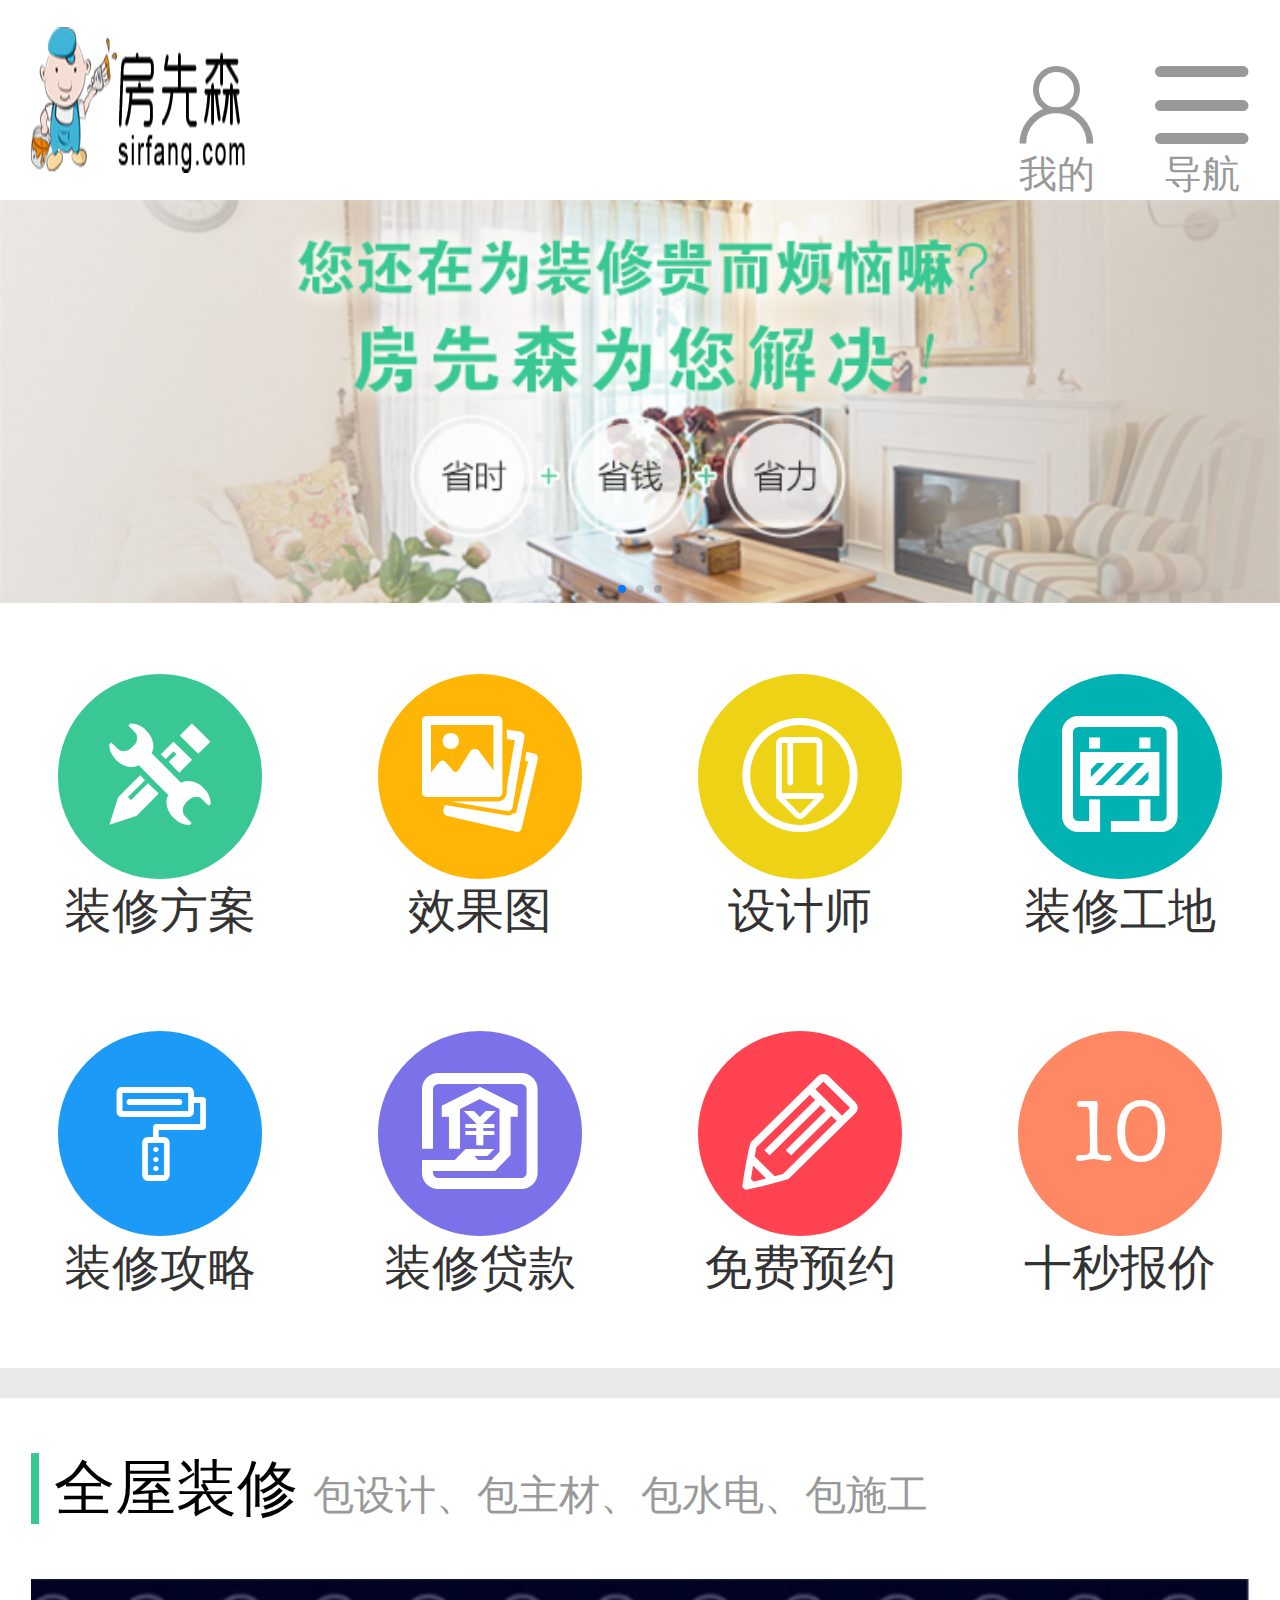
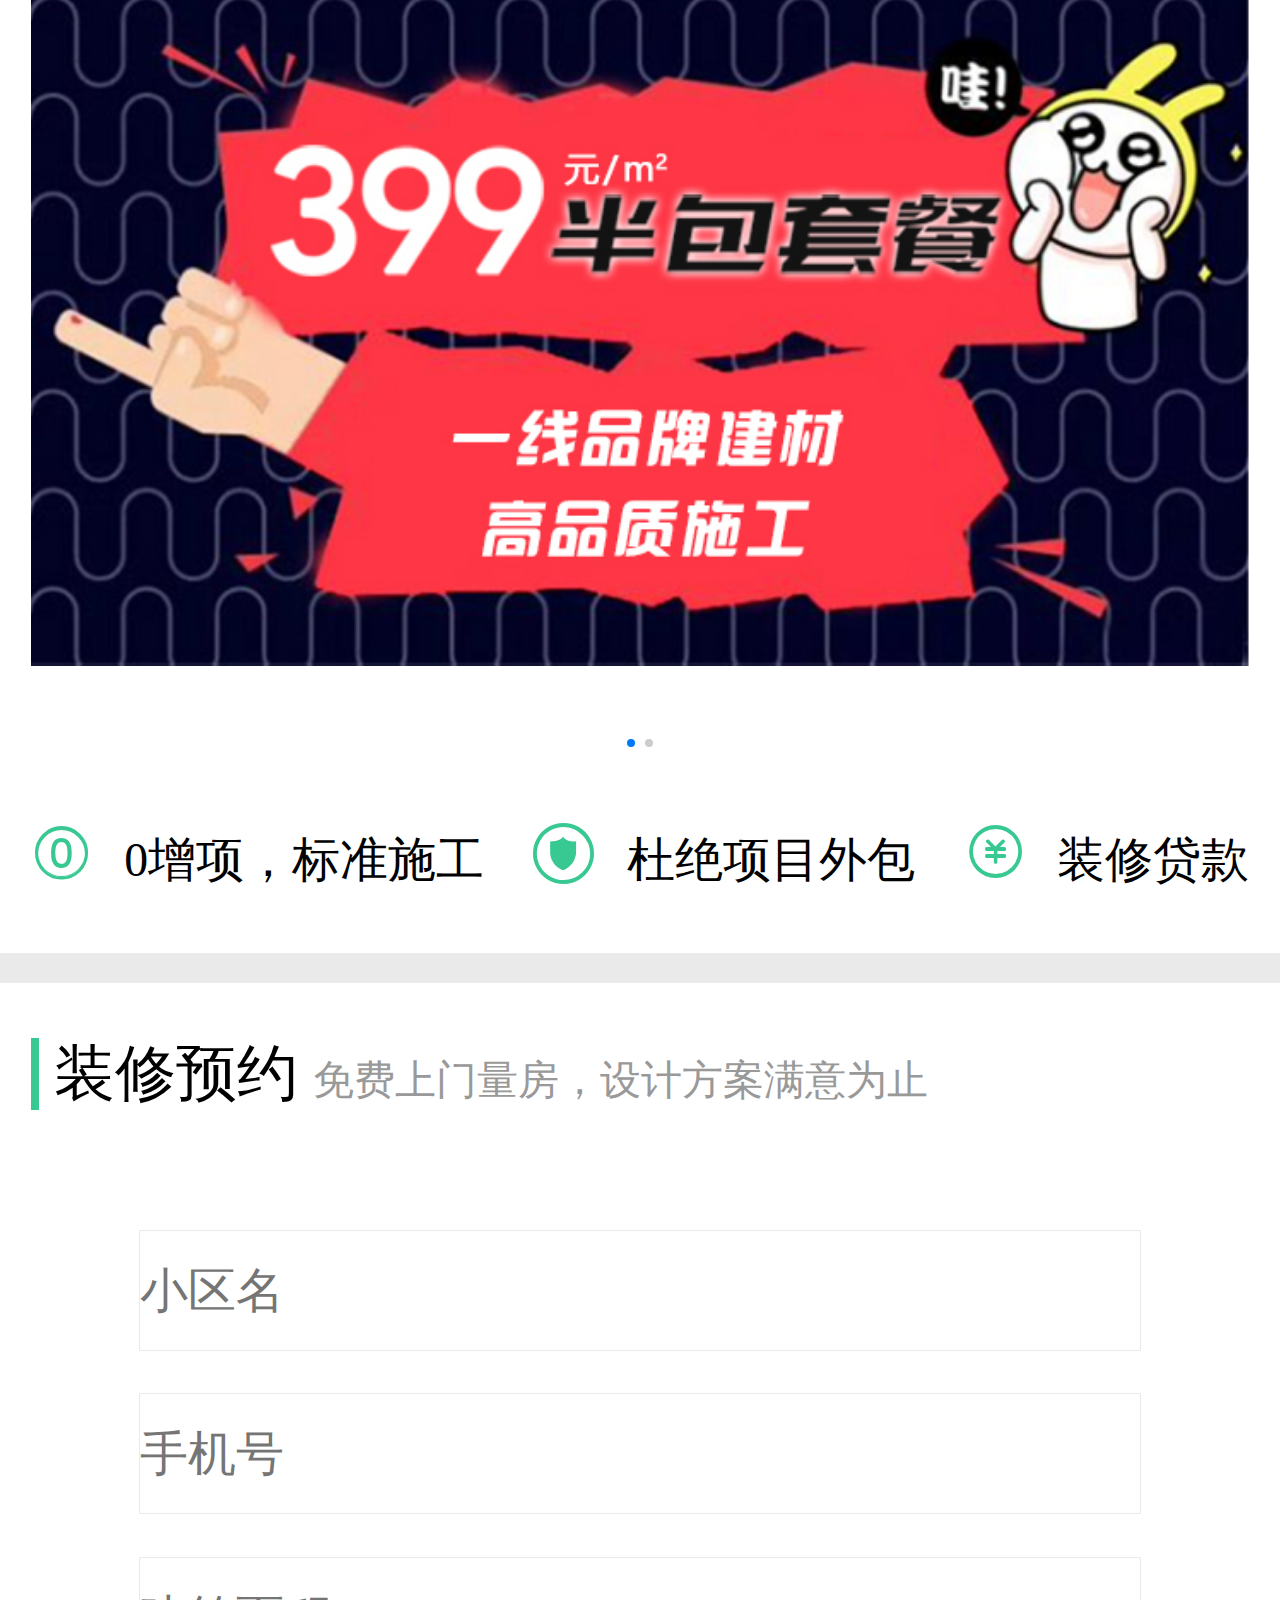
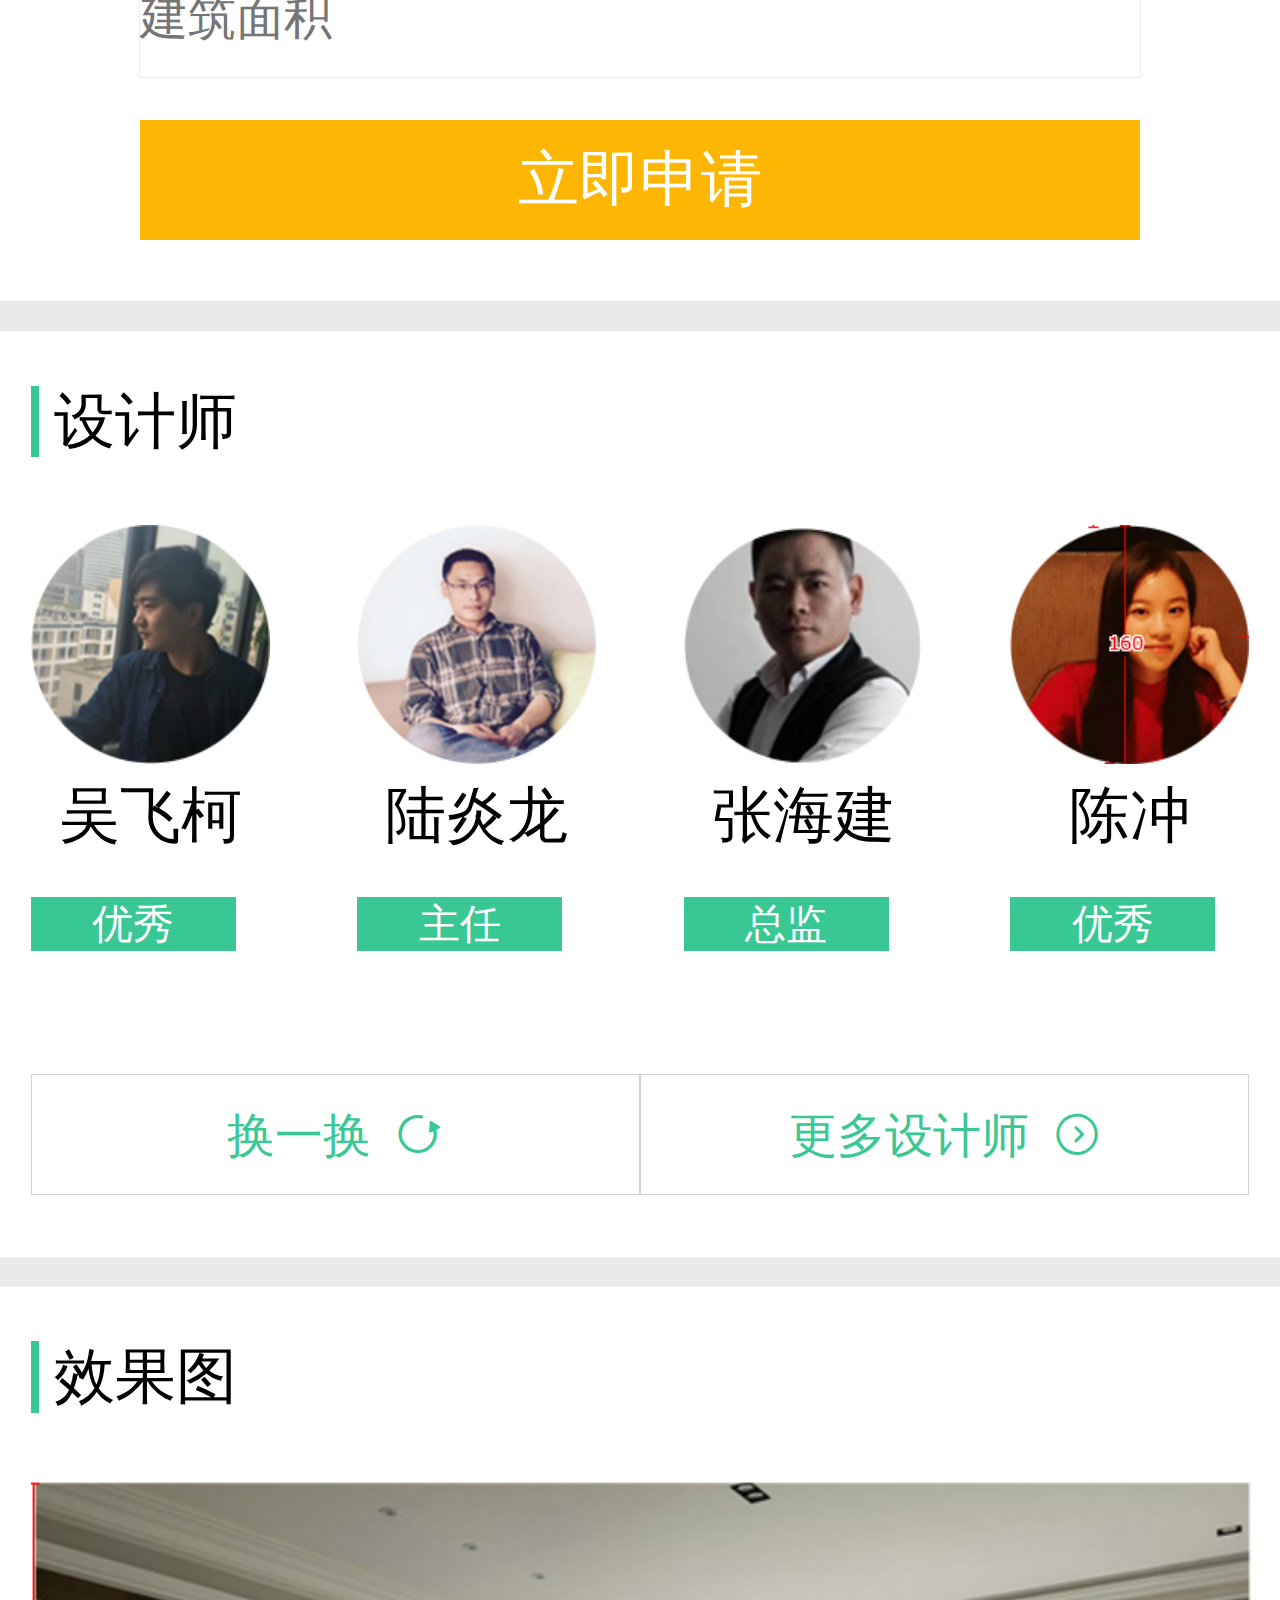
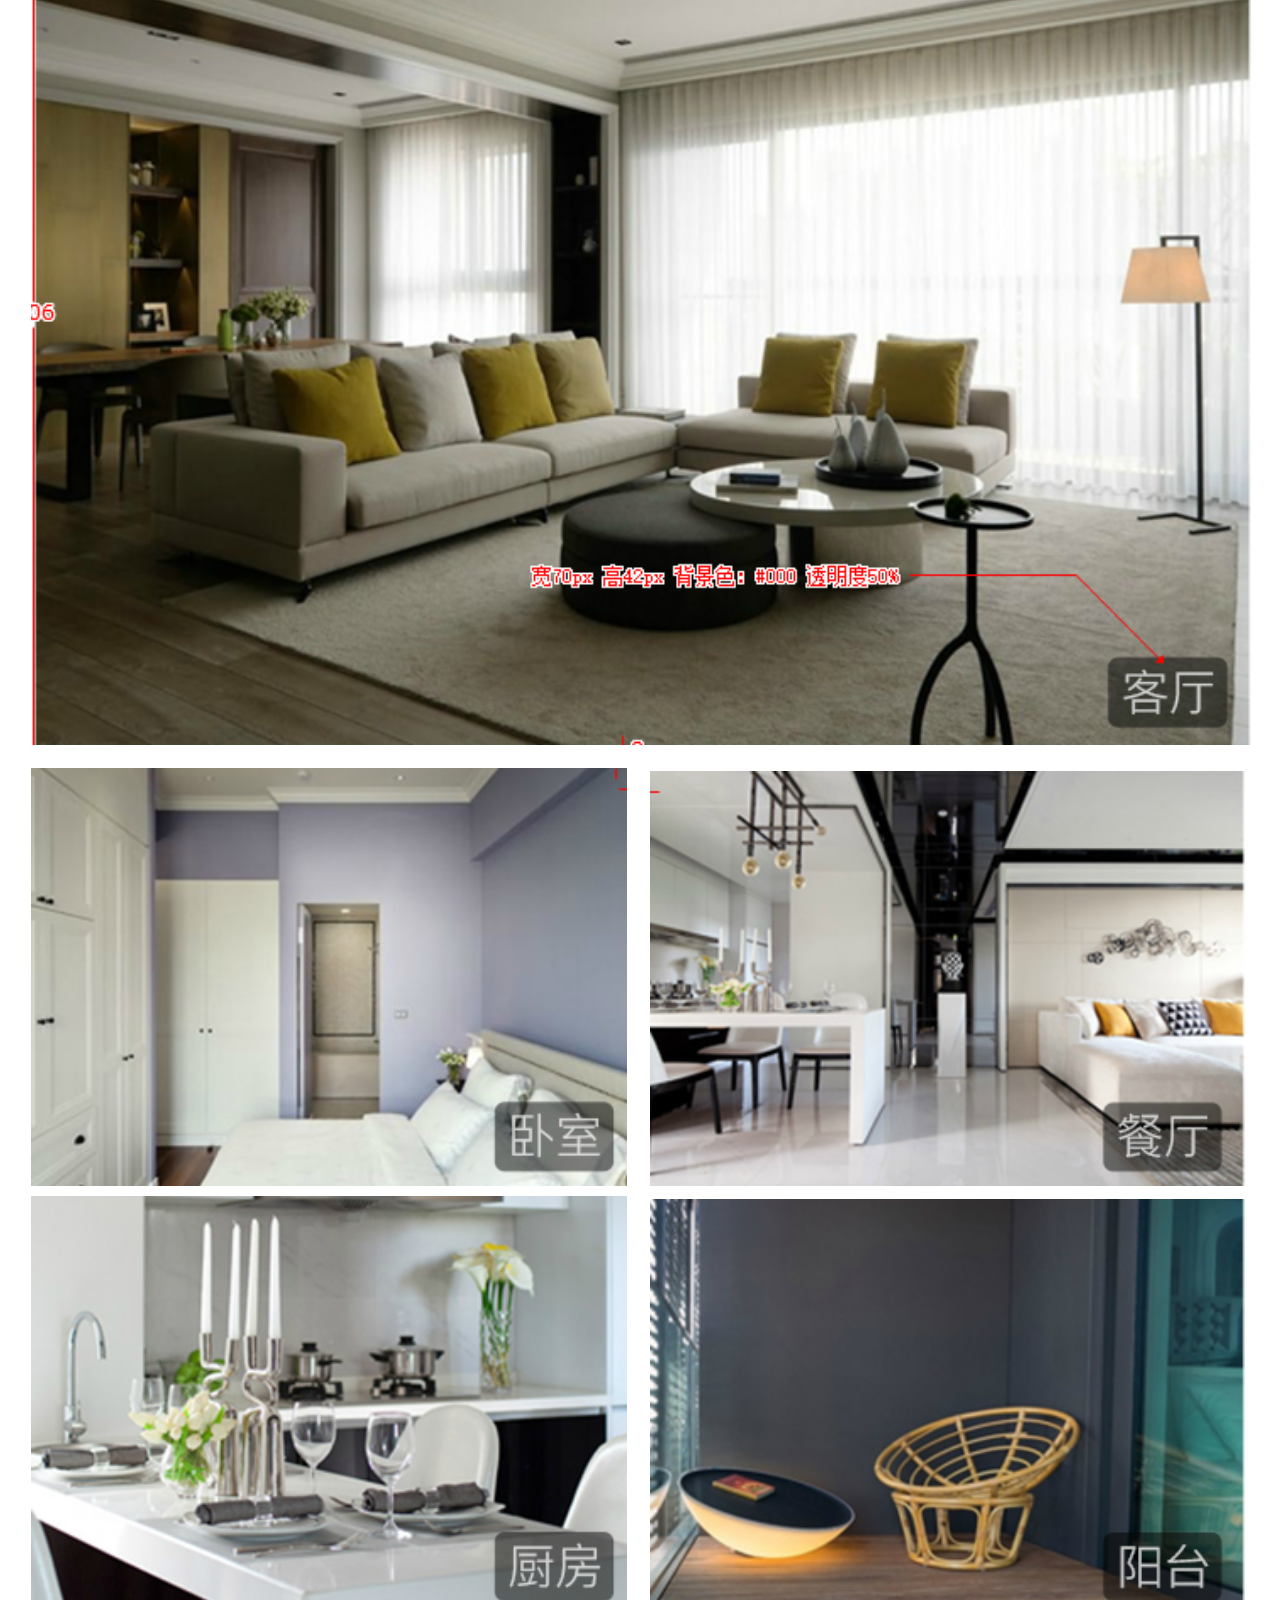
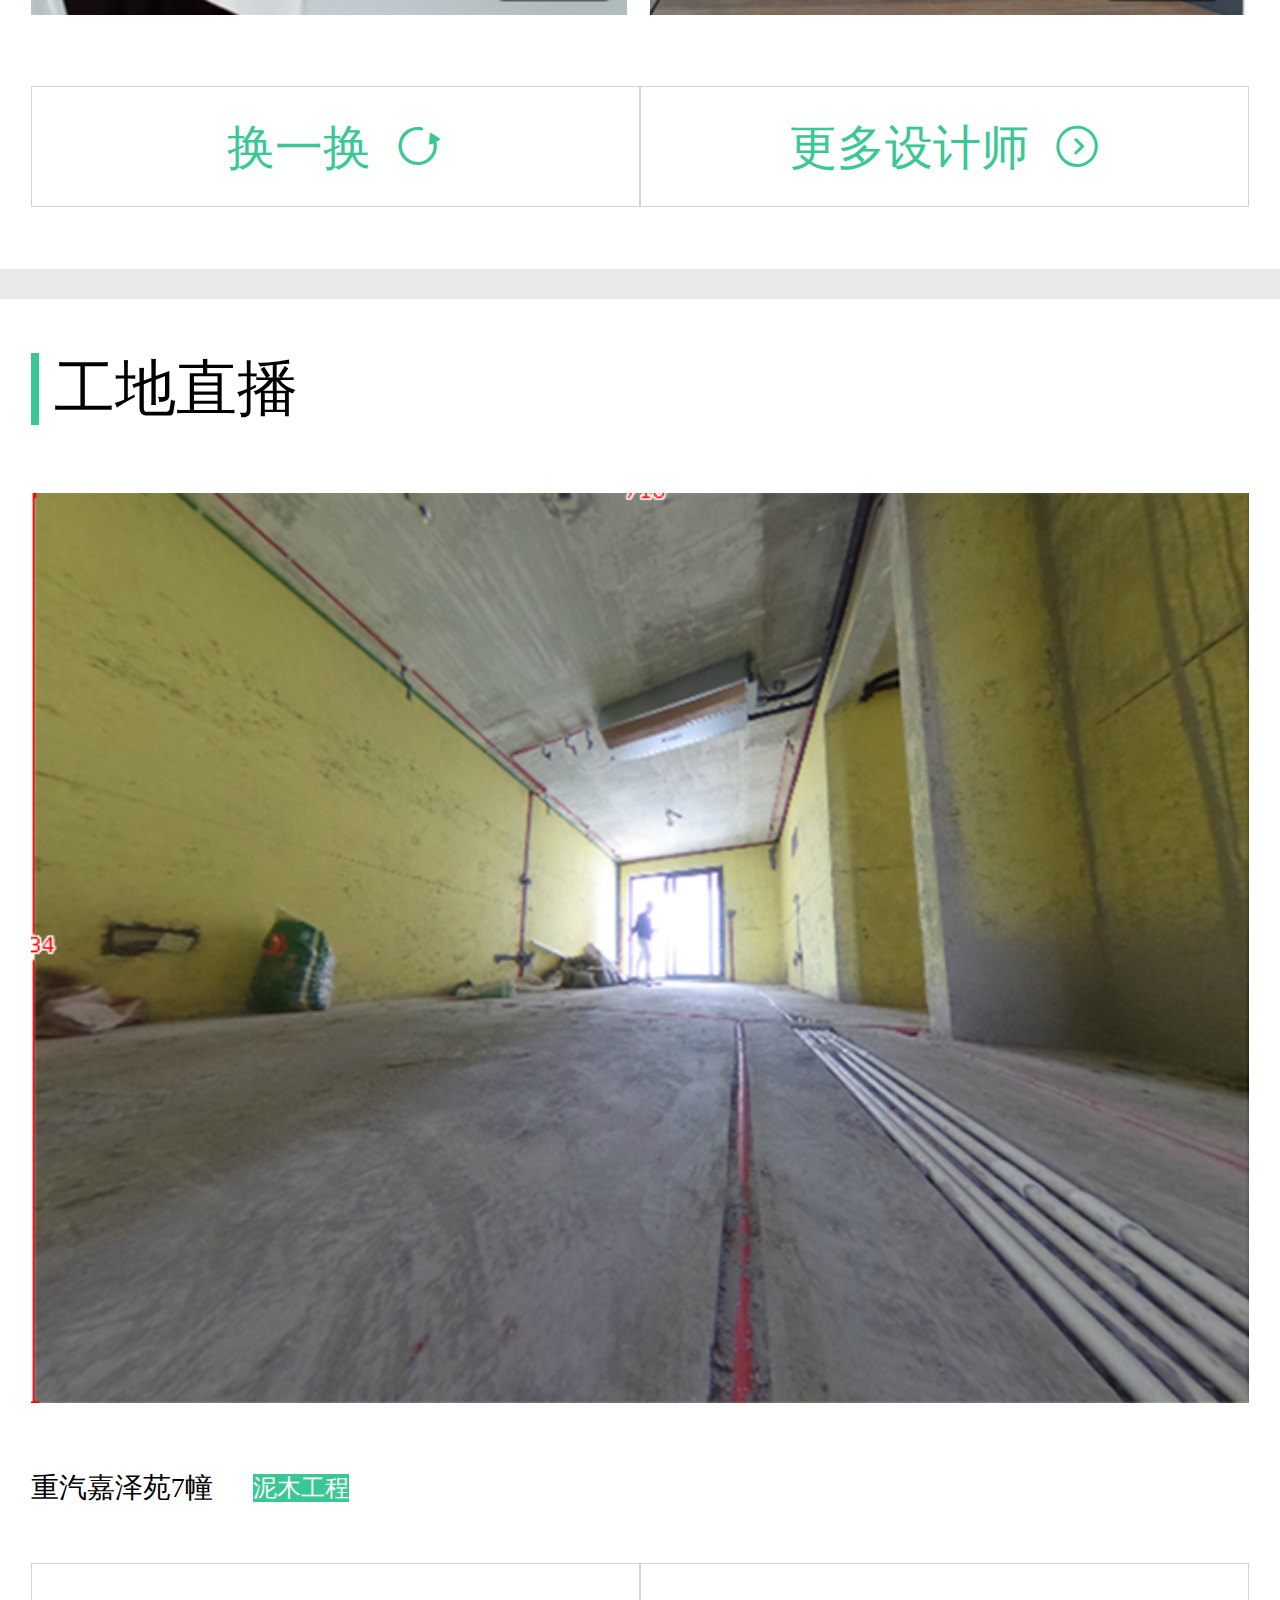
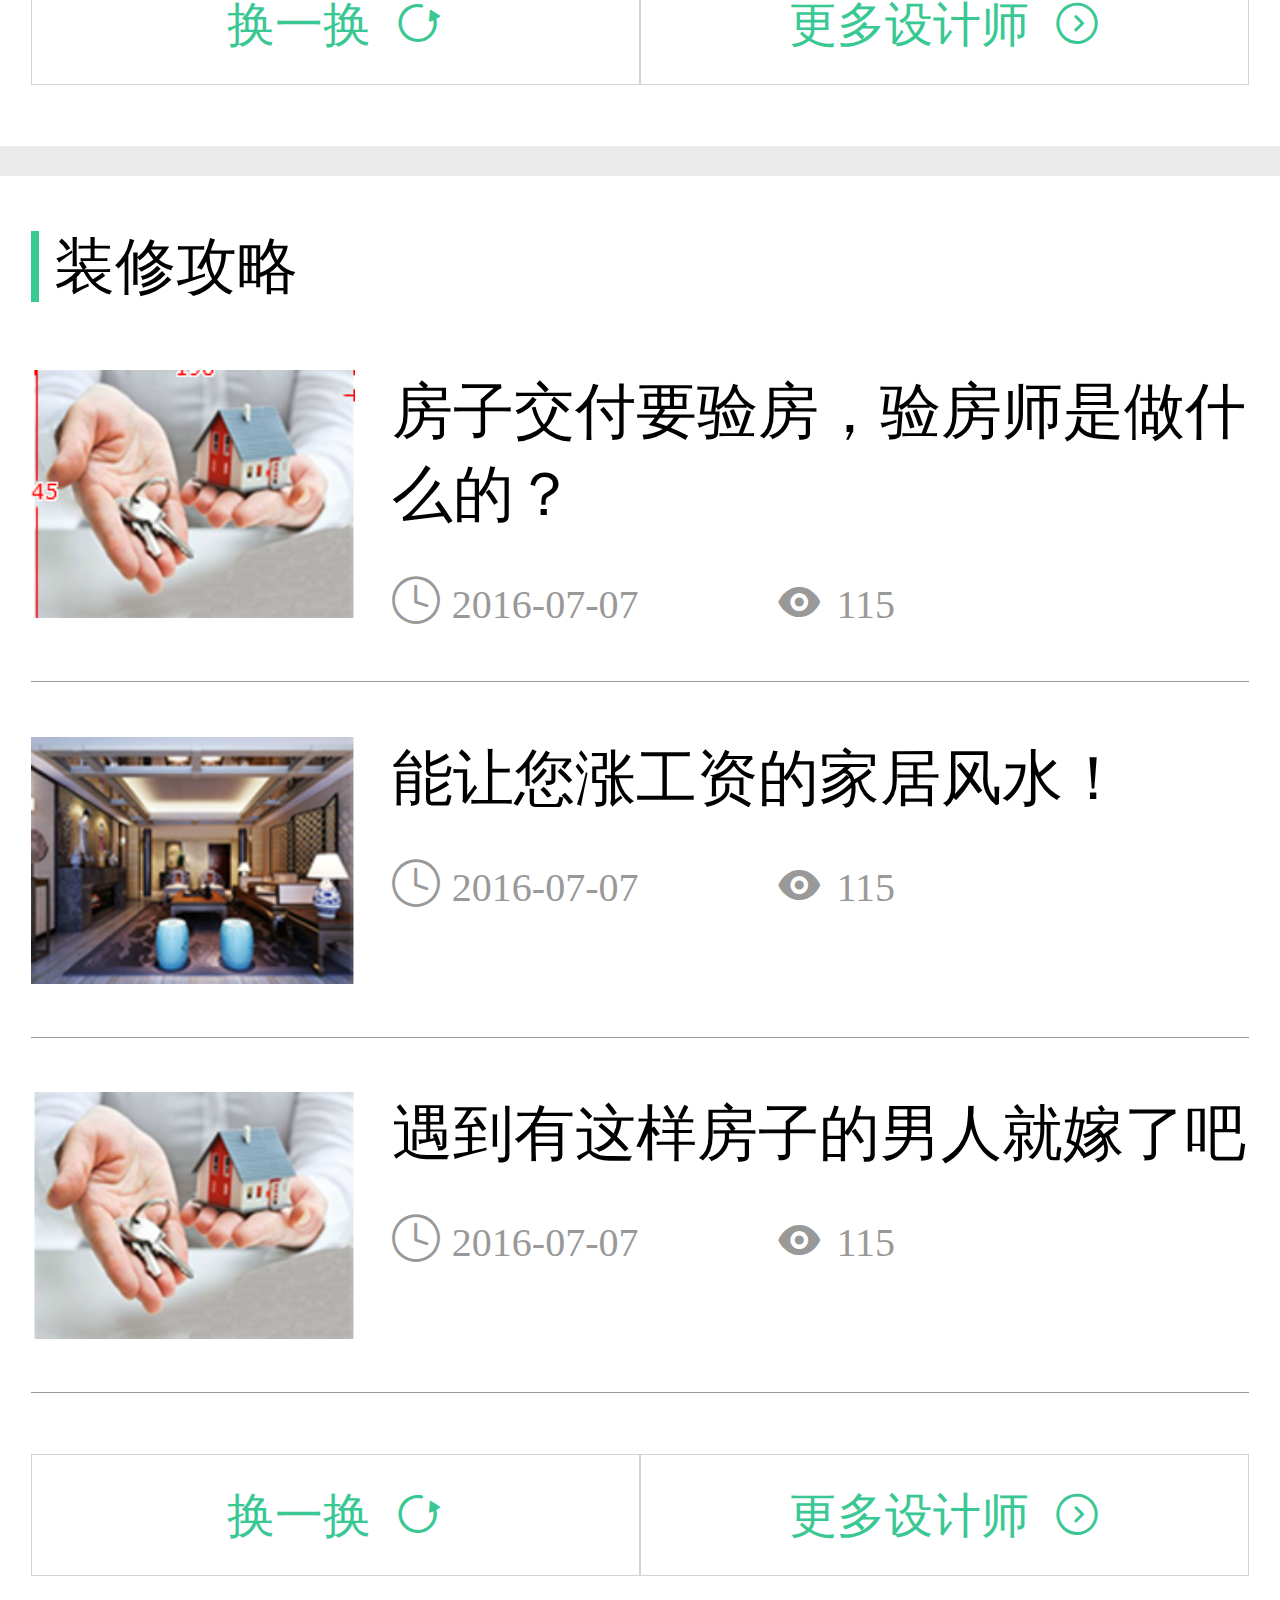
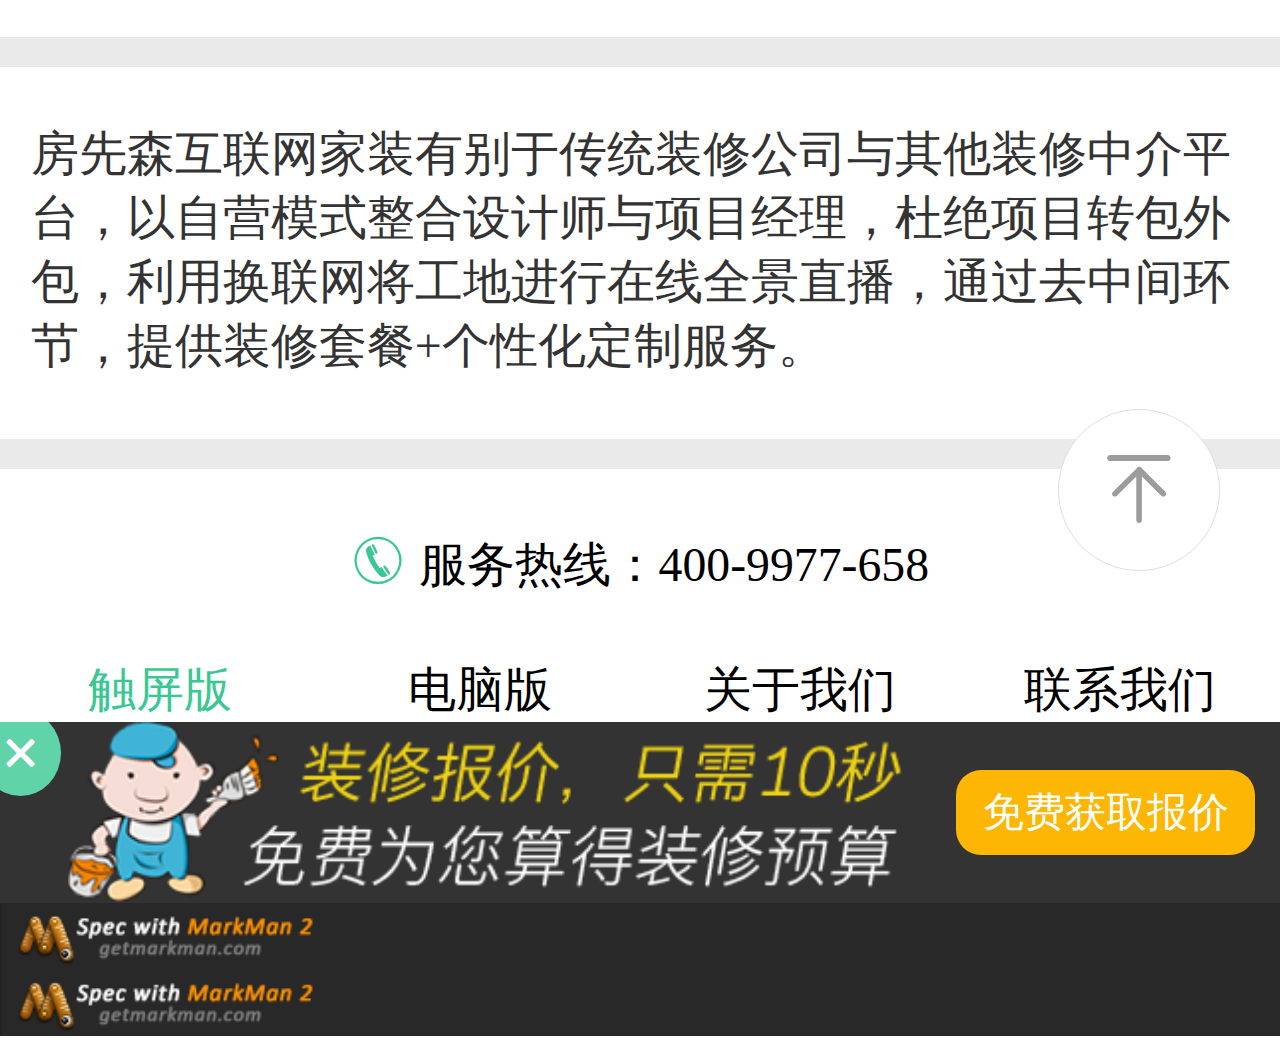
<file: 房先森/index.html>
<!DOCTYPE html>
<html>

	<head>
		<meta charset="utf-8" />
		<meta name="viewport" content="width=device-width,initial-scale=1,minimum-scale=1,maximum-scale=1,user-scalable=no" />
		<link rel="stylesheet" type="text/css" href="iconfont/iconfont.css"/>
		<link rel="stylesheet" type="text/css" href="css/new_file.css"/>
		<link rel="stylesheet" type="text/css" href="css/swiper.min.css"/>
		<script src="js/swiper-3.4.2.min.js"></script>
		<title></title>
	</head>

	<body>
		<!--头部-->
		<header>
			<img src="img/logo.png"/>
			<div class="rig">
				<div>
					<span class="iconfont icon-user"></span><br />我的
				</div>
				<div>
					<span class="iconfont icon-nav"></span><br />导航
				</div>
			</div>
		</header>
		<!--轮播-->
		<div class="swiper1 swiper-container">
			<div class="swiper-wrapper">
				<div class="swiper-slide"><img src="img/banner.jpg"/></div>
				<div class="swiper-slide"><img src="img/banner.jpg"/></div>
				<div class="swiper-slide"><img src="img/banner.jpg"/></div>
			</div>
			<div class="swiper-pagination"></div>
		</div>
		<!--导航-->
		<nav>
			<li><p class="iconfont icon-case"></p>装修方案</li>
			<li><p class="iconfont icon-pics"></p>效果图</li>
			<li><p class="iconfont icon-designer"></p>设计师</li>
			<li><p class="iconfont icon-construction-site"></p>装修工地</li>
			<li><p class="iconfont icon-decorate"></p>装修攻略</li>
			<li><p class="iconfont icon-loans"></p>装修贷款</li>
			<li><p class="iconfont icon-pencle"></p>免费预约</li>
			<li><p class="iconfont icon-ten"></p>十秒报价</li>
		</nav>
		<!--正文-->
		<article>
			<!--全屋装修-->
			<section class="qwzx">
				<div class="q1">
					<span>&nbsp;全屋装修 </span>
					<font> 包设计、包主材、包水电、包施工</font>
				</div>
				<div class="swiper-container swiper2">
					<div class="swiper-wrapper">
						<div class="swiper-slide"><img src="img/img1.jpg"/></div>
						<div class="swiper-slide"><img src="img/img1.jpg"/></div>
					</div>
					<div class="swiper-pagination"></div>
				</div>
				<div class="therr">
					<div>
						<span class="iconfont icon-zero"></span>
						<font>0增项，标准施工</font>
					</div>
					<div>
						<span class="iconfont icon-protection-fill"></span>
						<font>杜绝项目外包</font>
					</div>
					<div>
						<span class="iconfont icon-price"></span>
						<font>装修贷款</font>
					</div>
				</div>
			</section>
			<!--装修预约-->
			<section class="zxyy">
				<div class="q1">
					<span>&nbsp;装修预约 </span>
					<font> 免费上门量房，设计方案满意为止</font>
				</div>
				<div class="inp">
					<input type="text" placeholder="小区名"/><br />
					<input type="text" placeholder="手机号"/><br />
					<input type="text" placeholder="建筑面积"/><br />
					<button>立即申请</button>
				</div>
			</section>
			<!--设计师-->
			<section class="sjs">
				<div class="q1">
					<span>&nbsp;设计师 </span>
				</div>
				<div class="foru">
					<div>
						<img src="img/9设计师列表页_spec_18.png"/><br />
						<span>吴飞柯</span>
						<p>优秀</p>
					</div>
					<div>
						<img src="img/9设计师列表页_spec_22.png"/><br />
						<span>陆炎龙</span>
						<p>主任</p>
					</div>
					<div>
						<img src="img/1首页_spec_53.png"/><br />
						<span>张海建</span>
						<p>总监</p>
					</div>
					<div>
						<img src="img/9设计师列表页_spec_07.png"/><br />
						<span>陈冲</span>
						<p>优秀</p>
					</div>
				</div>
				<div class="hyh">
					<div>
						换一换&nbsp;
						<span class="iconfont icon-change"></span>
					</div>
					<div>
						更多设计师&nbsp;
						<span class="iconfont icon-more"></span>
					</div>
				</div>
			</section>
			<!--效果图-->
			<section class="xgt">
				<div class="q1">
					<span>&nbsp;效果图</span>
				</div>
				<div class="img">
					<img src="img/keting.png" class="img1"/>
					<img src="img/卧室.png" class="img2 lef"/>
					<img src="img/餐厅.png" class="img2"/><br />
					<img src="img/厨房.png" class="img2 lef"/>
					<img src="img/阳台.png" class="img2"/>
				</div>
				<div class="hyh">
					<div>
						换一换&nbsp;
						<span class="iconfont icon-change"></span>
					</div>
					<div>
						更多设计师&nbsp;
						<span class="iconfont icon-more"></span>
					</div>
				</div>
			</section>
			<!--工地直播-->
			<section class="gdzb">
				<div class="q1">
					<span>&nbsp;工地直播</span>
				</div>
				<img src="img/工地直播.png"width="100%"/>
				<div class="zq">
					<span>重汽嘉泽苑7幢</span><p>泥木工程</p>
				</div>
				<div class="hyh">
					<div>
						换一换&nbsp;
						<span class="iconfont icon-change"></span>
					</div>
					<div>
						更多设计师&nbsp;
						<span class="iconfont icon-more"></span>
					</div>
				</div>
			</section>
			<!--装修攻略-->
			<section class="zxgl">
				<div class="q1">
					<span>&nbsp;装修攻略</span>
				</div>
				<div class="content">
					<div class="dd">
						<img src="img/房子.png"/>
						<div>
							<p>房子交付要验房，验房师是做什么的？</p>
							<span class="iconfont icon-time"> </span>2016-07-07
							<span class="iconfont icon-view"> </span>115
						</div>
					</div>
					<div class="dd">
						<img src="img/能让.png"/>
						<div>
							<p>能让您涨工资的家居风水！</p>
							<span class="iconfont icon-time"> </span>2016-07-07
							<span class="iconfont icon-view"> </span>115
						</div>
					</div>
					<div class="dd">
						<img src="img/遇到.png"/>
						<div>
							<p>遇到有这样房子的男人就嫁了吧</p>
							<span class="iconfont icon-time"> </span>2016-07-07
							<span class="iconfont icon-view"> </span>115
						</div>
					</div>
				</div>
				<div class="hyh">
					<div>
						换一换&nbsp;
						<span class="iconfont icon-change"></span>
					</div>
					<div>
						更多设计师&nbsp;
						<span class="iconfont icon-more"></span>
					</div>
				</div>
			</section>
			<!--页脚-->
			<section class="foot">
				<div class="q1">房先森互联网家装有别于传统装修公司与其他装修中介平台，以自营模式整合设计师与项目经理，杜绝项目转包外包，利用换联网将工地进行在线全景直播，通过去中间环节，提供装修套餐+个性化定制服务。</div>
			</section>
			<section class="fw">
				<span class="iconfont icon-hot-line"> </span>服务热线：400-9977-658
				<p class="top"><span class="iconfont icon-top"></span></p>
				<div class="for">
					<li>触屏版</li>
					<li>电脑版</li>
					<li>关于我们</li>
					<li>联系我们</li>
				</div>
				<div class="mf">
					<div>
						<span class="iconfont icon-close"></span>
						<img src="img/免费.png"/>
						<p>免费获取报价</p>
					</div>
					<img src="img/1首页_spec_86.png"width="100%"/>
				</div>
			</section>
		</article>
	</body>
	<script type="text/javascript">
		window.onresize=window.onload=function(){
            document.documentElement.style.fontSize=innerWidth/32+"px";
//            document.documentElement.style.fontSize=innerHeight/32+"px";
            console.log("1rem="+innerWidth/32);
            var swiper1=new Swiper(".swiper1",{
				pagination:".swiper-pagination",
				paginationClickable:true,
				autoplay:1500,
				loop:true,
				autoplayDisableOnInteraction:false
			})
			var swiper2=new Swiper(".swiper2",{
				pagination:".swiper-pagination",
				paginationClickable:true,
				autoplay:1500,
				loop:true,
				autoplayDisableOnInteraction:false
			})
    	}
	</script>

</html>
</file>
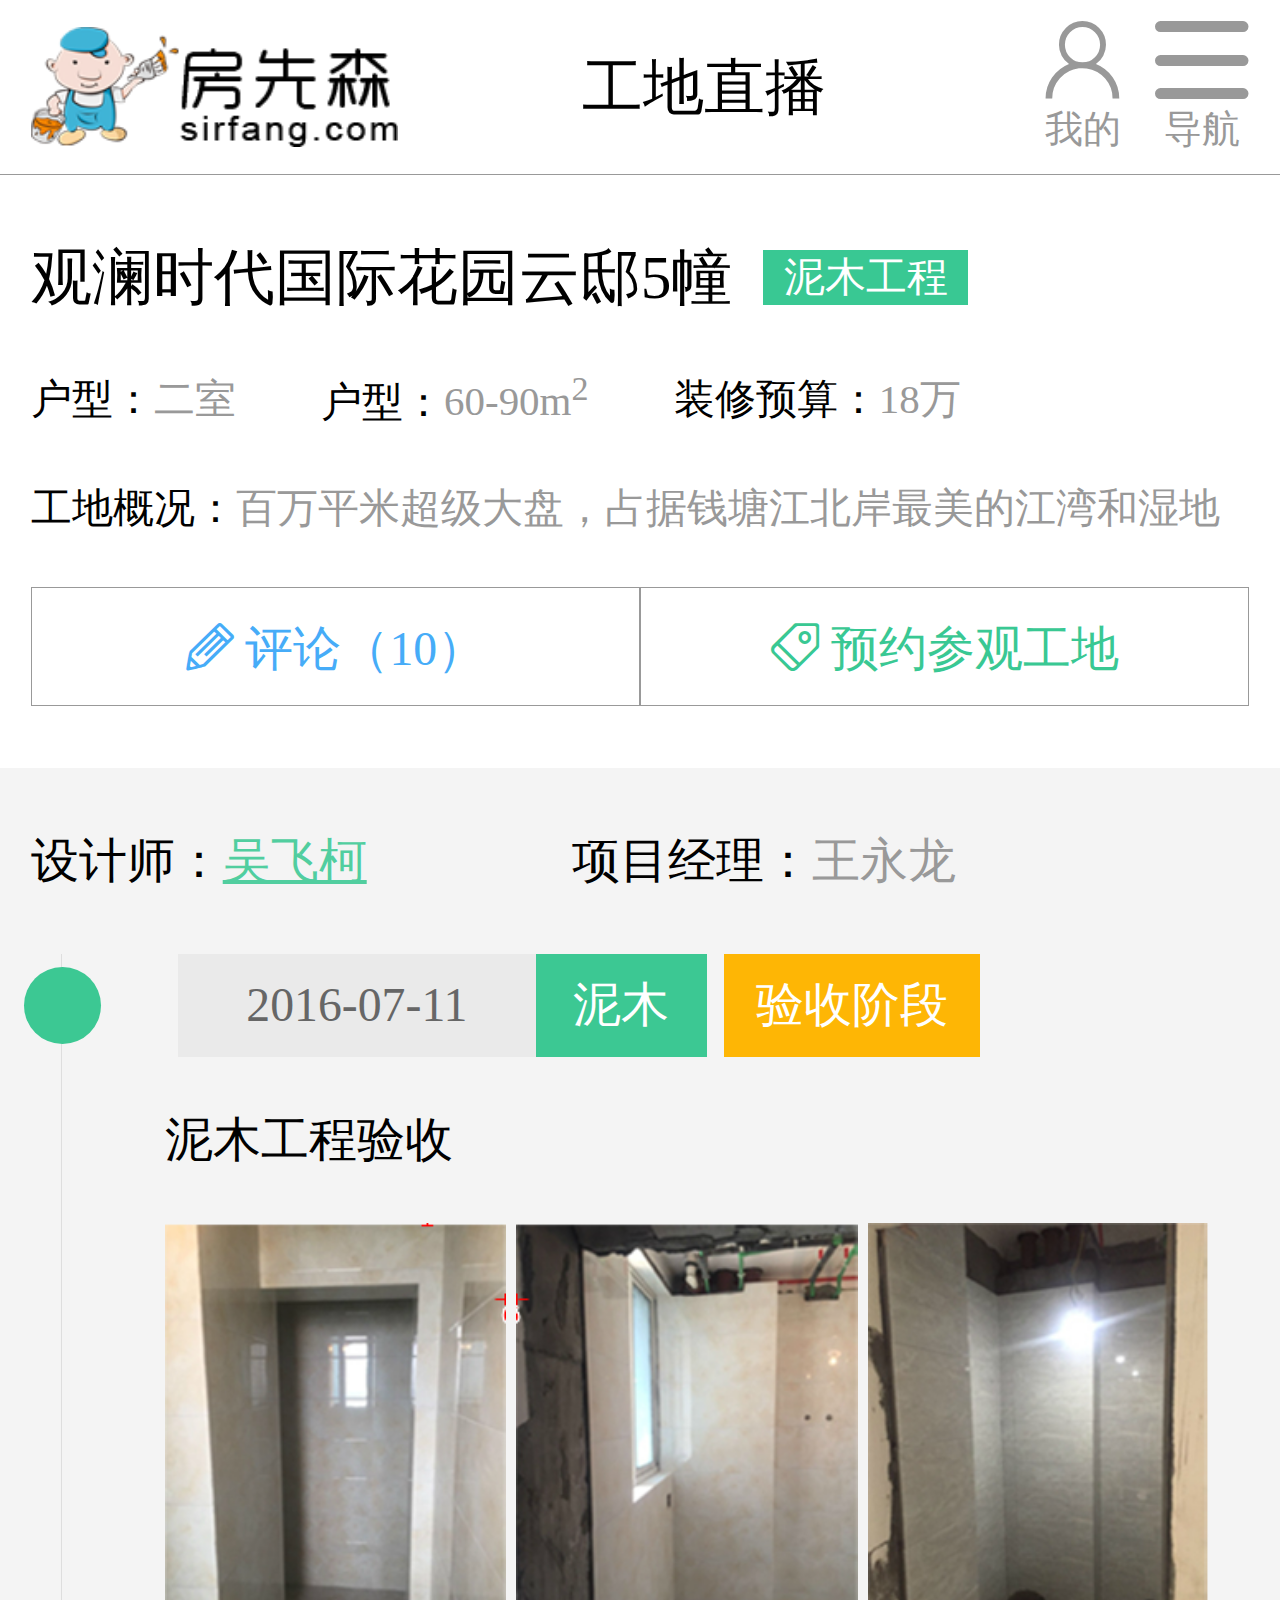
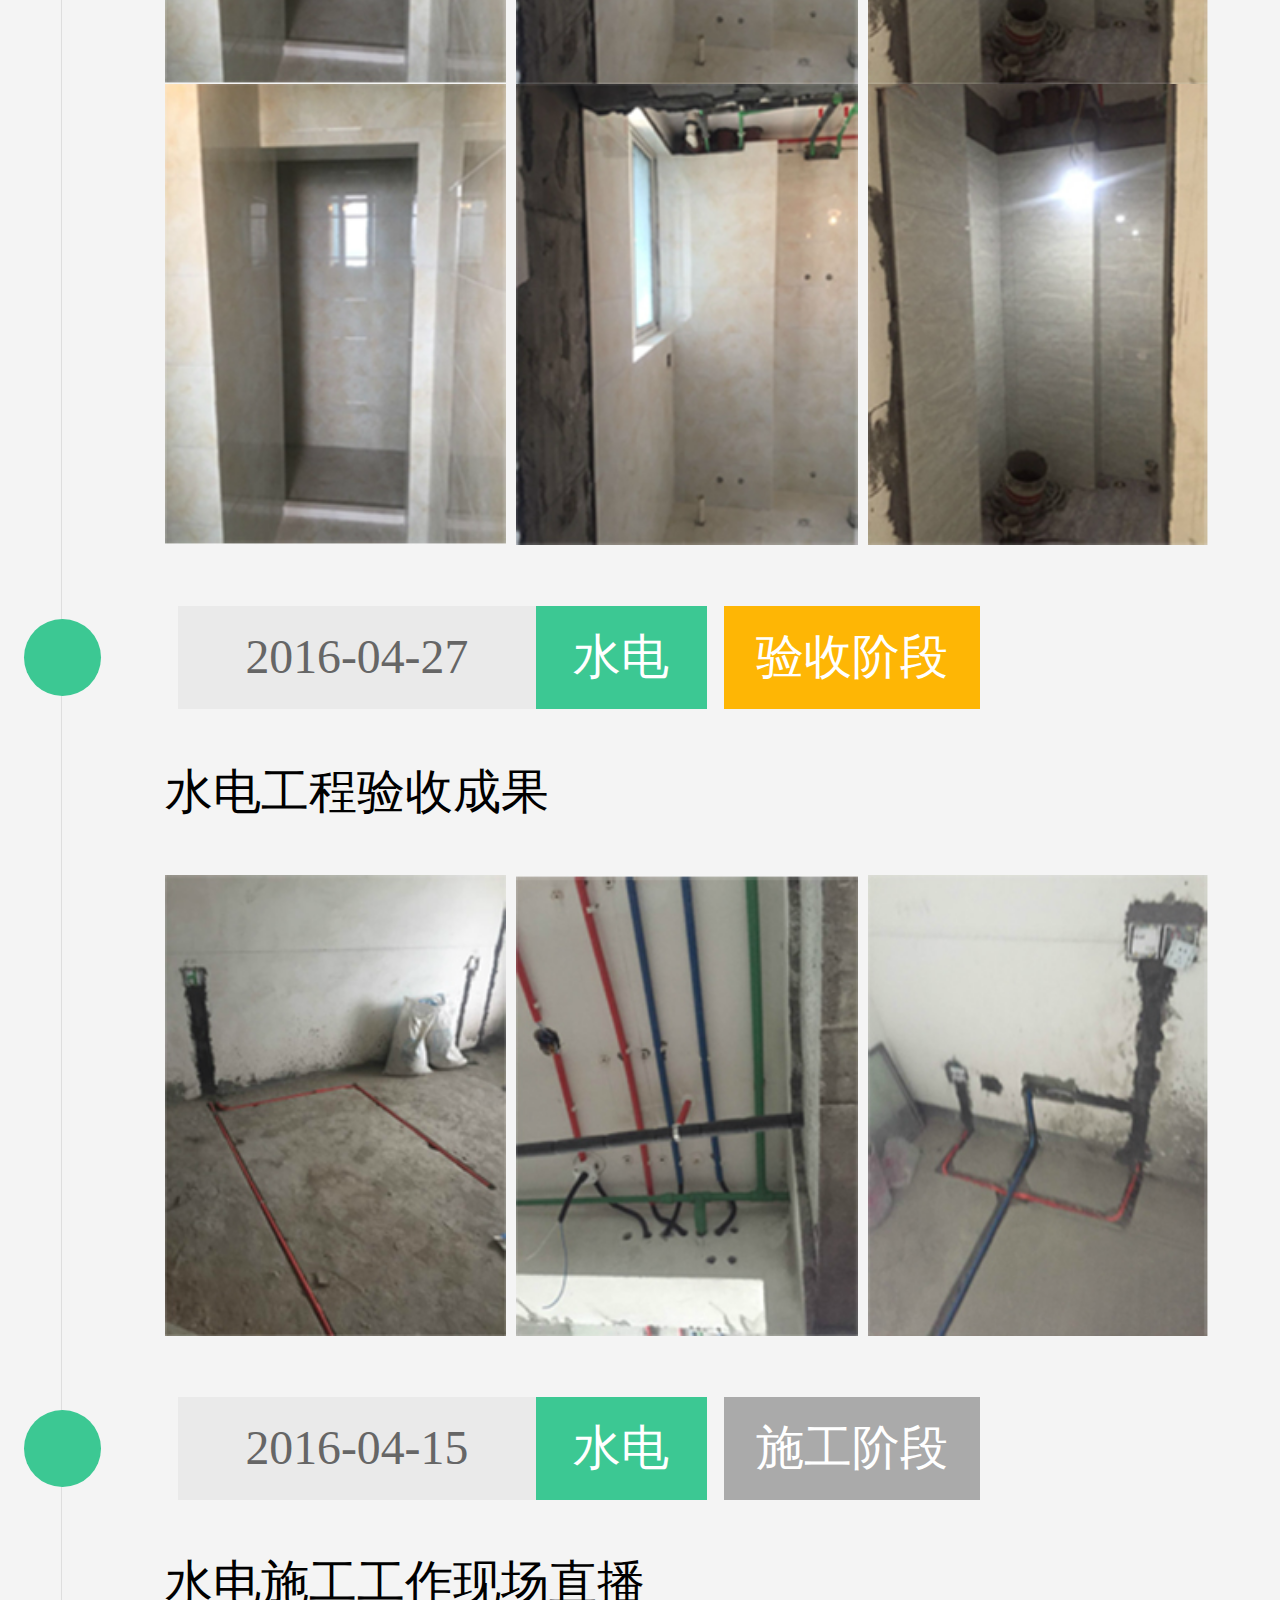
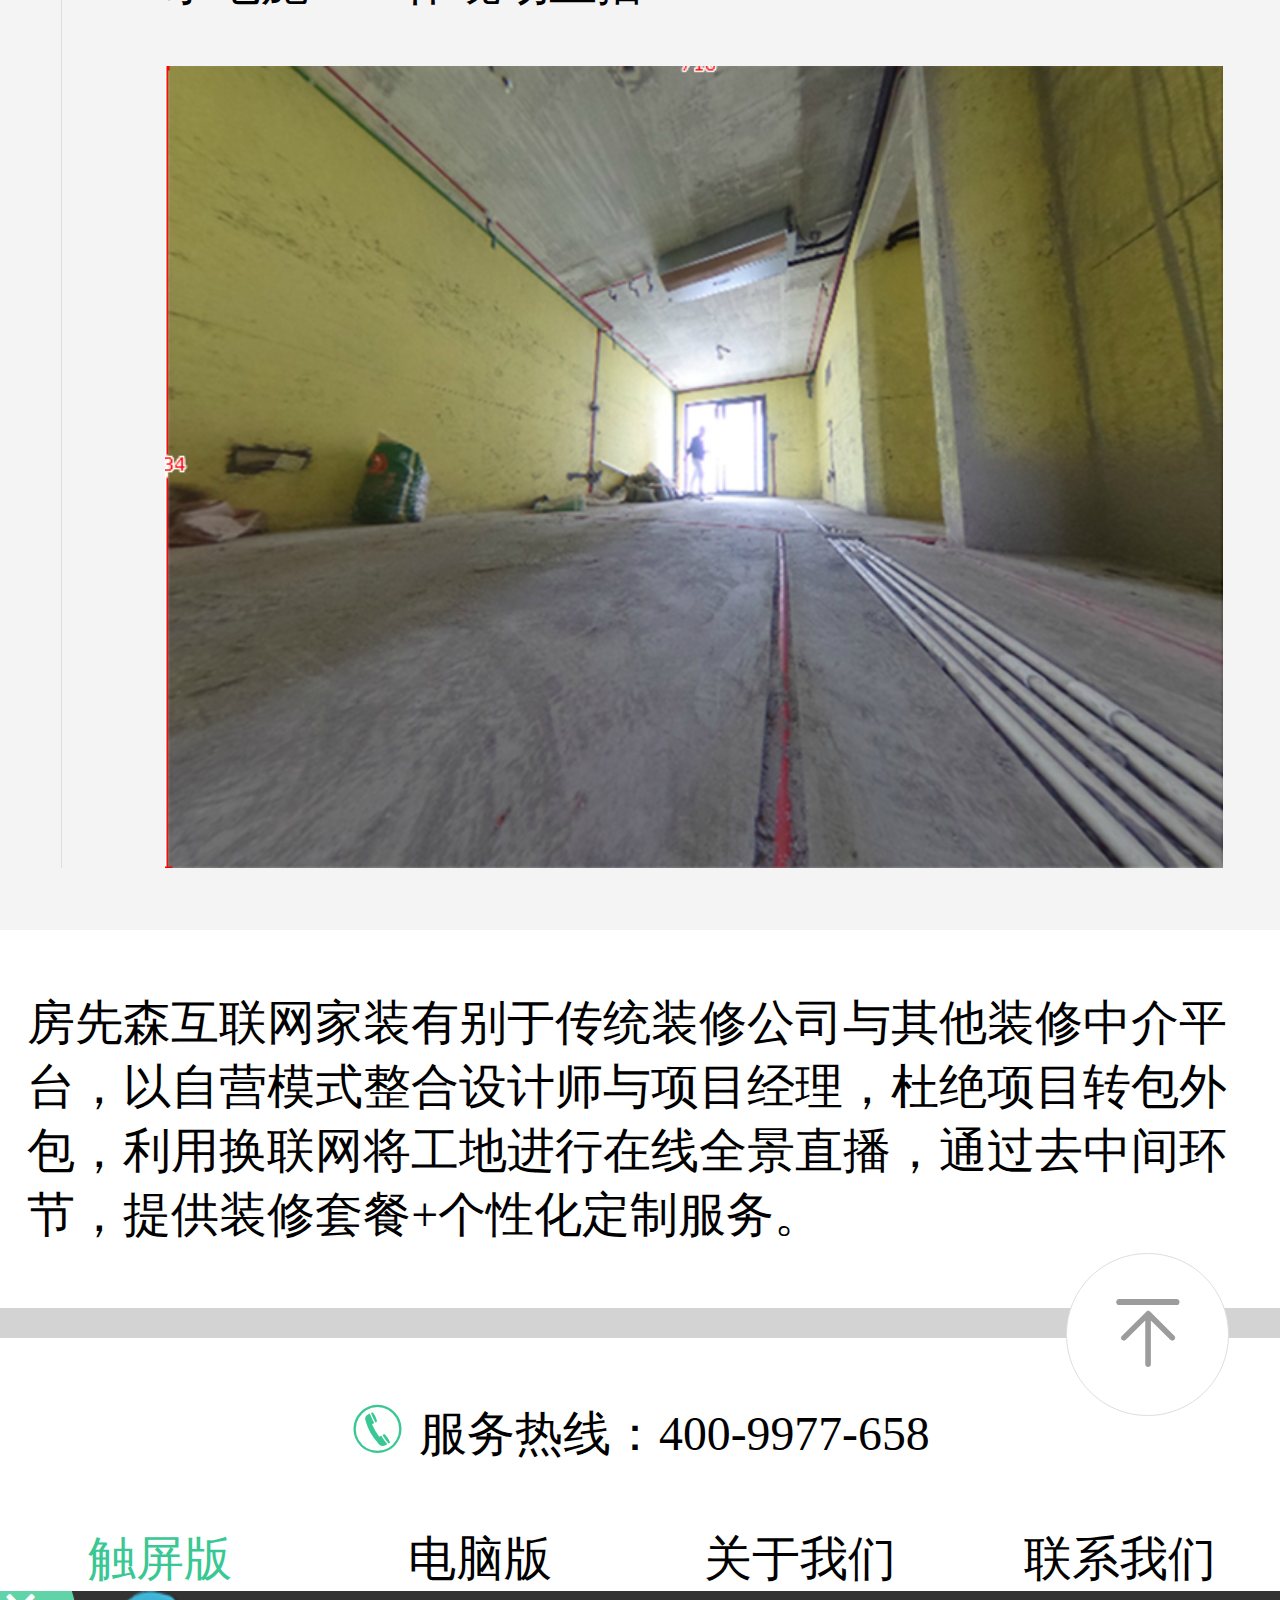
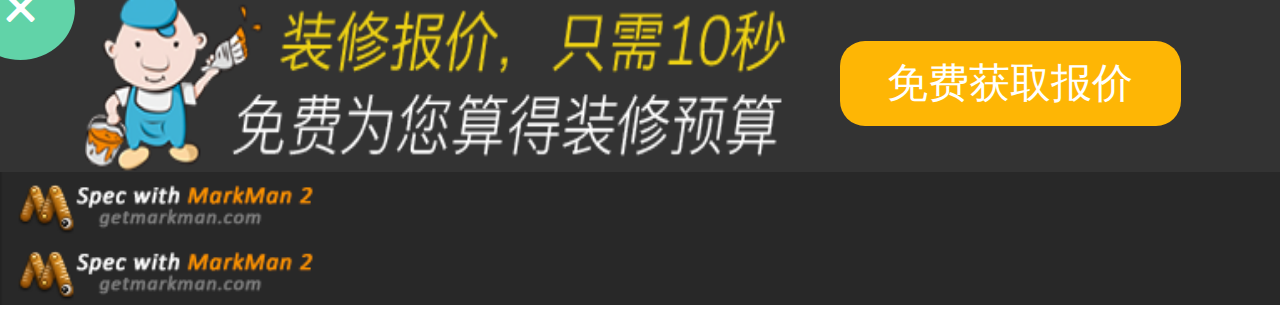
<file: 房先森/eleven.html>
<!DOCTYPE html>
<html>
	<head>
		<meta charset="UTF-8">
		<meta name="viewport" content="width=device-width,initial-scale=1,minimum-scale=1,maximum-scale=1,user-scalable=no" />
		<link rel="stylesheet" type="text/css" href="iconfont/iconfont.css"/>
		<link rel="stylesheet" type="text/css" href="css/eleven.css"/>
		<title></title>
	</head>
	<body>
		<!--头部-->
		<header>
			<img src="img/logo.png"/>
			<span>工地直播</span>
			<div class="rig">
				<div>
					<span class="iconfont icon-user"></span><br />我的
				</div>
				<div>
					<span class="iconfont icon-nav"></span><br />导航
				</div>
			</div>
		</header>
		<!--正文-->
		<article>
			<section class="guan">
				<div class="g1">
					<font>观澜时代国际花园云邸5幢 &nbsp; </font><p> &nbsp; 泥木工程 &nbsp;</p>
				</div>
				<div class="g2">
					<p>户型：<span>二室</span></p>
					<p>户型：<span>60-90m<sup>2</sup></span></p>
					<p>装修预算：<span>18万</span></p>
				</div>
				<div class="g3">
					工地概况：<span>百万平米超级大盘，占据钱塘江北岸最美的江湾和湿地</span>
				</div>
				<div class="btn">
					<div>
						<span class="iconfont icon-pencle"> </span>
						评论（10）
					</div>
					<div>
						<span class="iconfont icon-tag"> </span>
						预约参观工地
					</div>
				</div>
			</section>
			<section class="gray">
				<div class="tex">
					<p>设计师：<span><u>吴飞柯</u></span></p>
					<p>项目经理：<span>王永龙</span></p>
				</div>
				<div class="border">
					<div class="color">
						<p></p>
						<div>2016-07-11</div>
						<div>泥木</div>
						<div>验收阶段</div>
					</div>
					<div class="txt">
						<p>泥木工程验收</p>
						<div>
							<img src="img/11工地详情页_spec_03.png"/>
							<img src="img/11工地详情页_spec_05.png"/>
							<img src="img/11工地详情页_spec_07.png"/>
							<img src="img/11工地详情页_spec_12.png"/>
							<img src="img/11工地详情页_spec_13.png"/>
							<img src="img/11工地详情页_spec_14.png"/>
						</div>
					</div>
					<div class="color">
						<p></p>
						<div>2016-04-27</div>
						<div>水电</div>
						<div>验收阶段</div>
					</div>
					<div class="txt">
						<p>水电工程验收成果</p>
						<div>
							<img src="img/11工地详情页_spec15_03.png"/>
							<img src="img/11工地详情页_spec15_05.png"/>
							<img src="img/11工地详情页_spec15_07.png"/>
						</div>
					</div>
					<div class="color">
						<p></p>
						<div>2016-04-15</div>
						<div>水电</div>
						<div>施工阶段</div>
					</div>
					<div class="txt">
						<p>水电施工工作现场直播</p>
						<div>
							<img src="img/工地直播.png" class="bai"/>
						</div>
					</div>
				</div>
			</section>
		</article>
		<!--页脚-->
		<footer>
			<p>房先森互联网家装有别于传统装修公司与其他装修中介平台，以自营模式整合设计师与项目经理，杜绝项目转包外包，利用换联网将工地进行在线全景直播，通过去中间环节，提供装修套餐+个性化定制服务。</p>
		</footer>
		<div class="fw">
			<span class="iconfont icon-hot-line"> </span>服务热线：400-9977-658
			<p class="top"><span class="iconfont icon-top"></span></p>
			<div class="for">
				<li>触屏版</li>
				<li>电脑版</li>
				<li>关于我们</li>
				<li>联系我们</li>
			</div>
			<div class="mf">
				<div>
					<span class="iconfont icon-close"></span>
					<img src="img/免费.png"/>
					<p>免费获取报价</p>
				</div>
				<img src="img/1首页_spec_86.png"width="100%"/>
			</div>
		</div>
	</body>
	<script type="text/javascript">
		window.onload=function(){
			 document.documentElement.style.fontSize=innerWidth/7.5+"px";
		}
	</script>
</html>
</file>
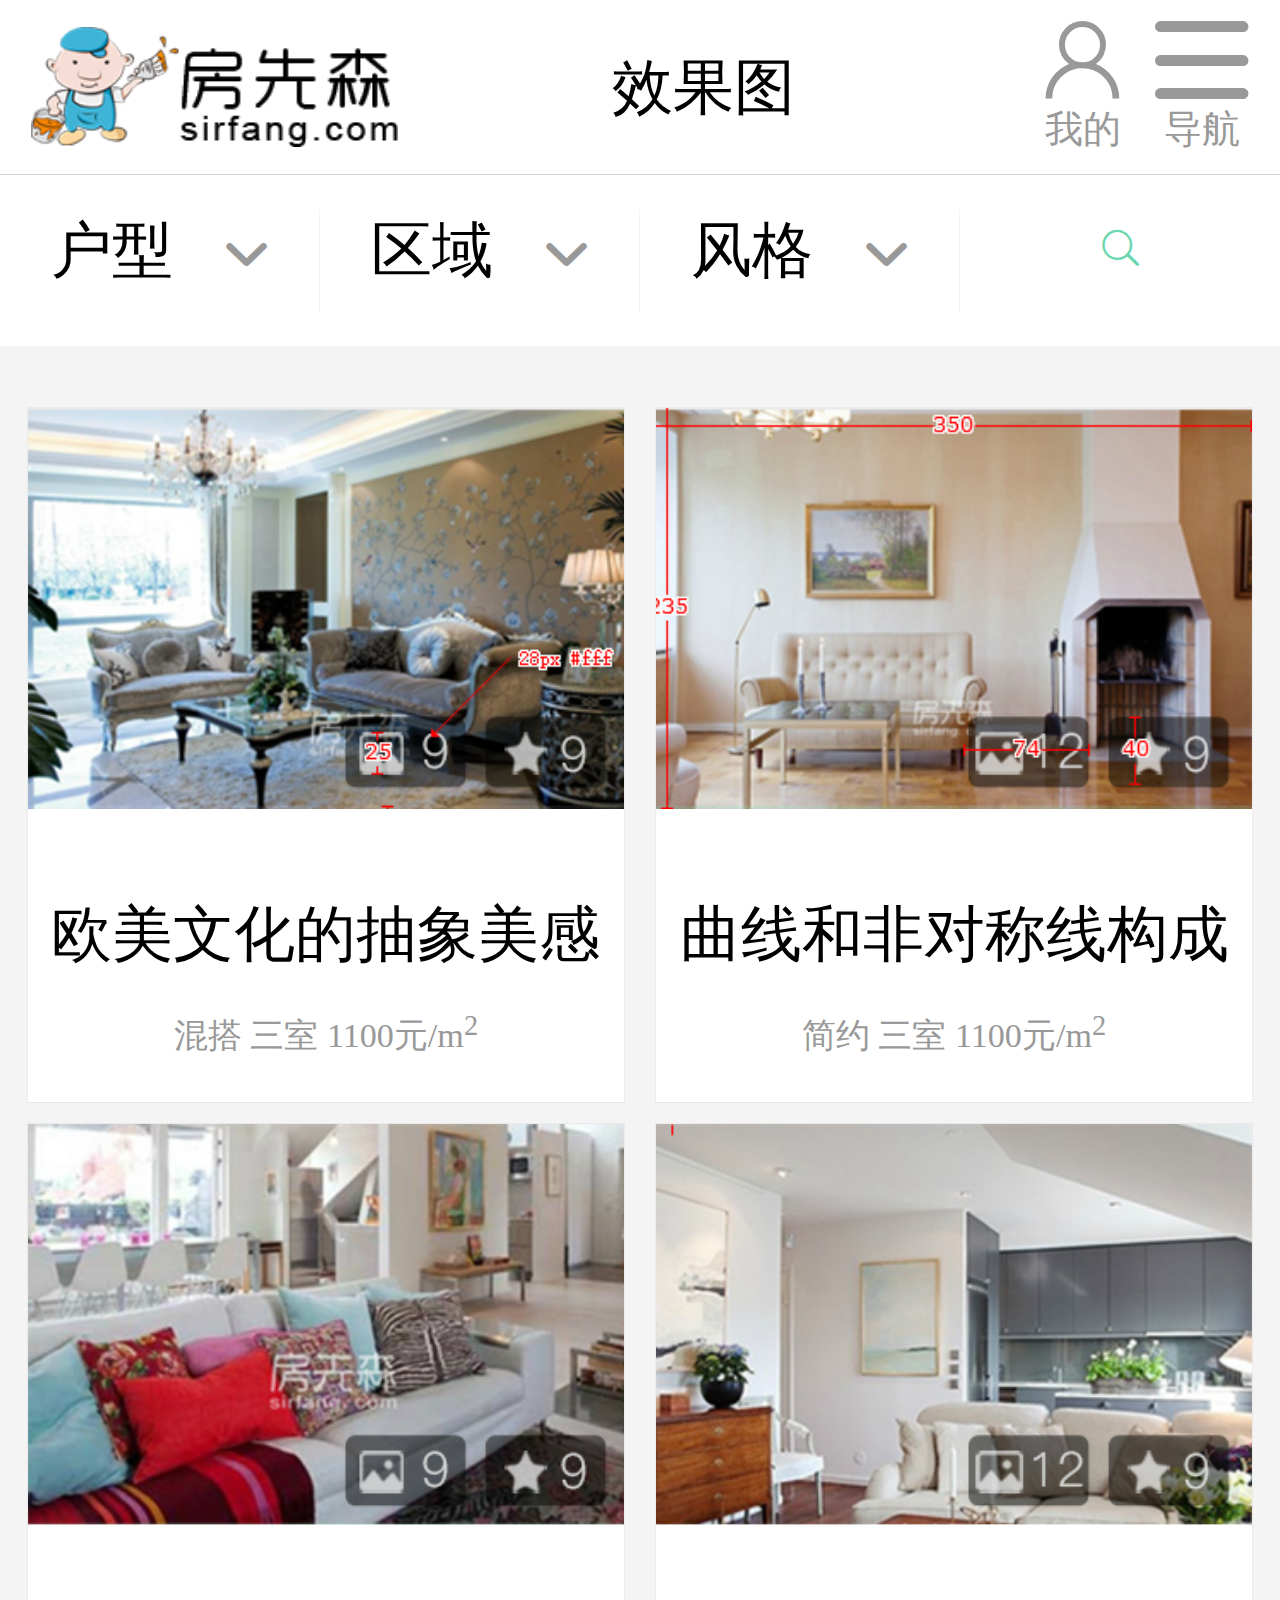
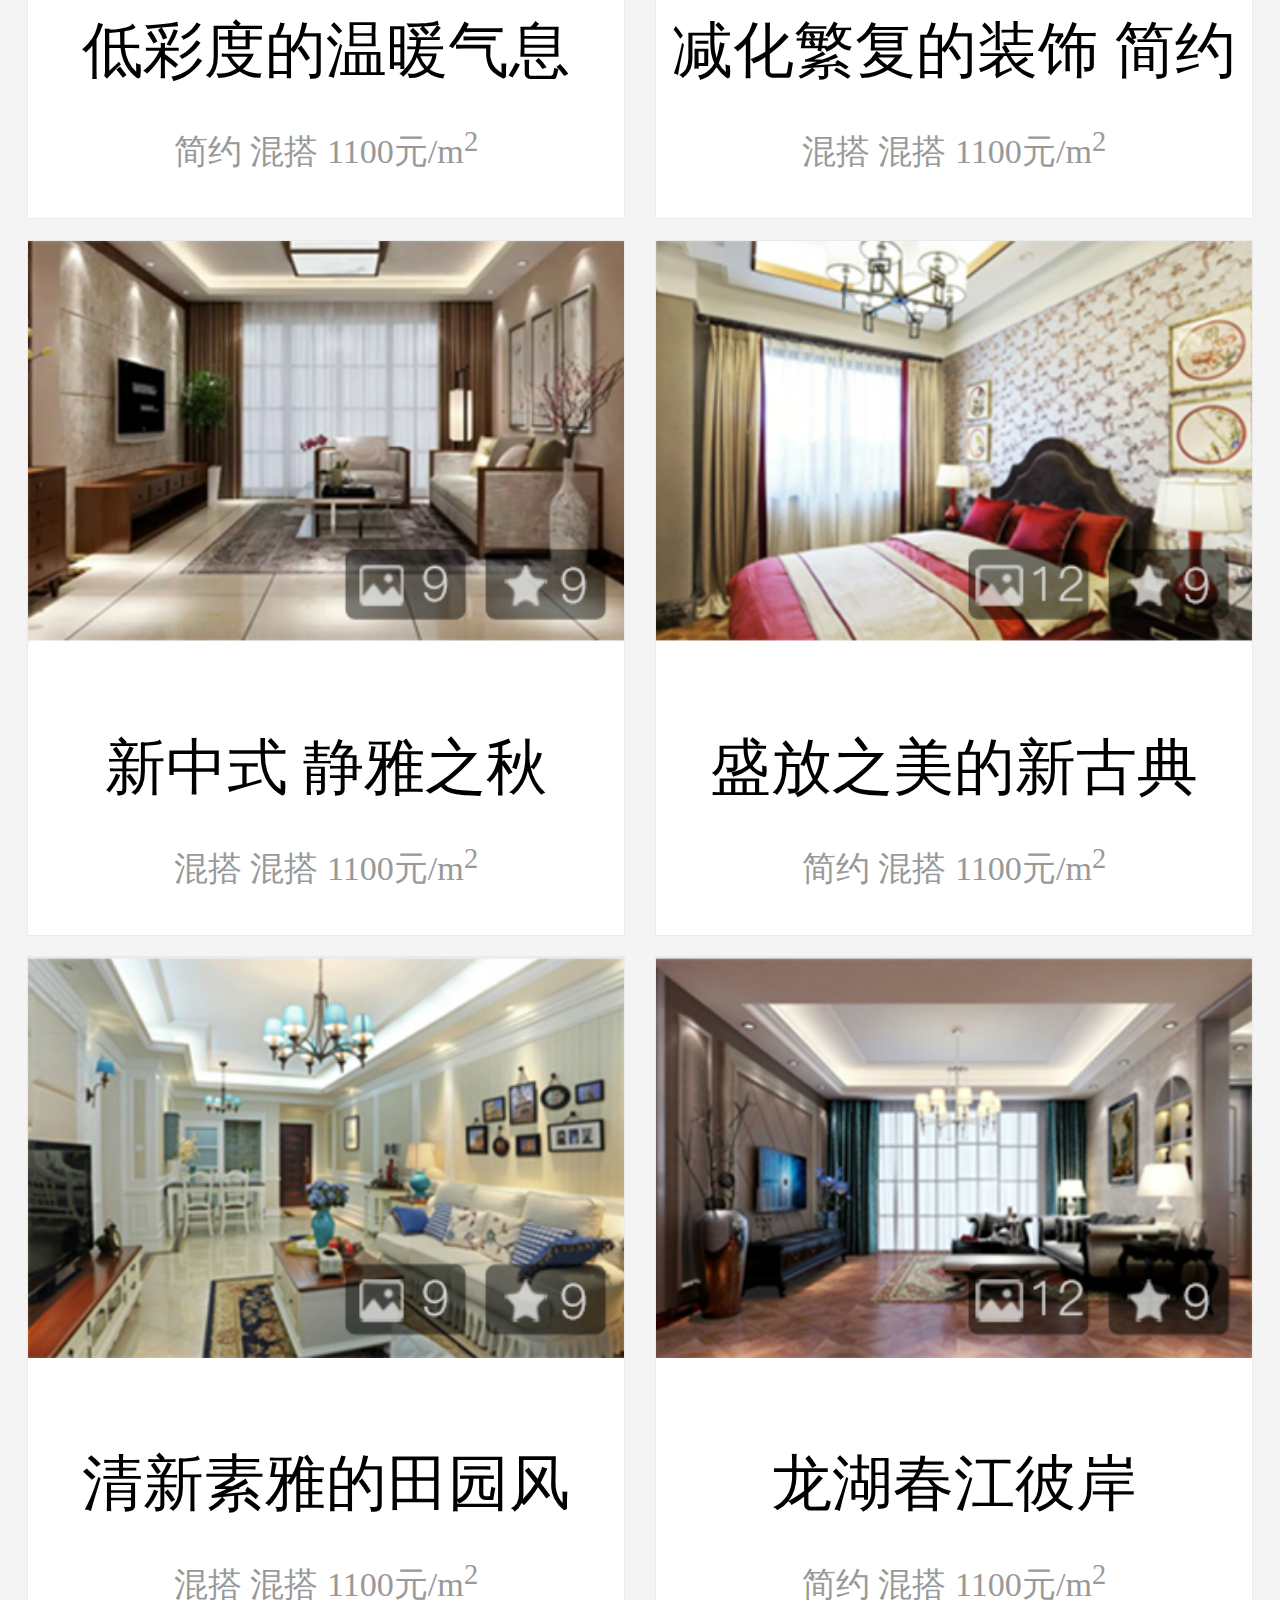
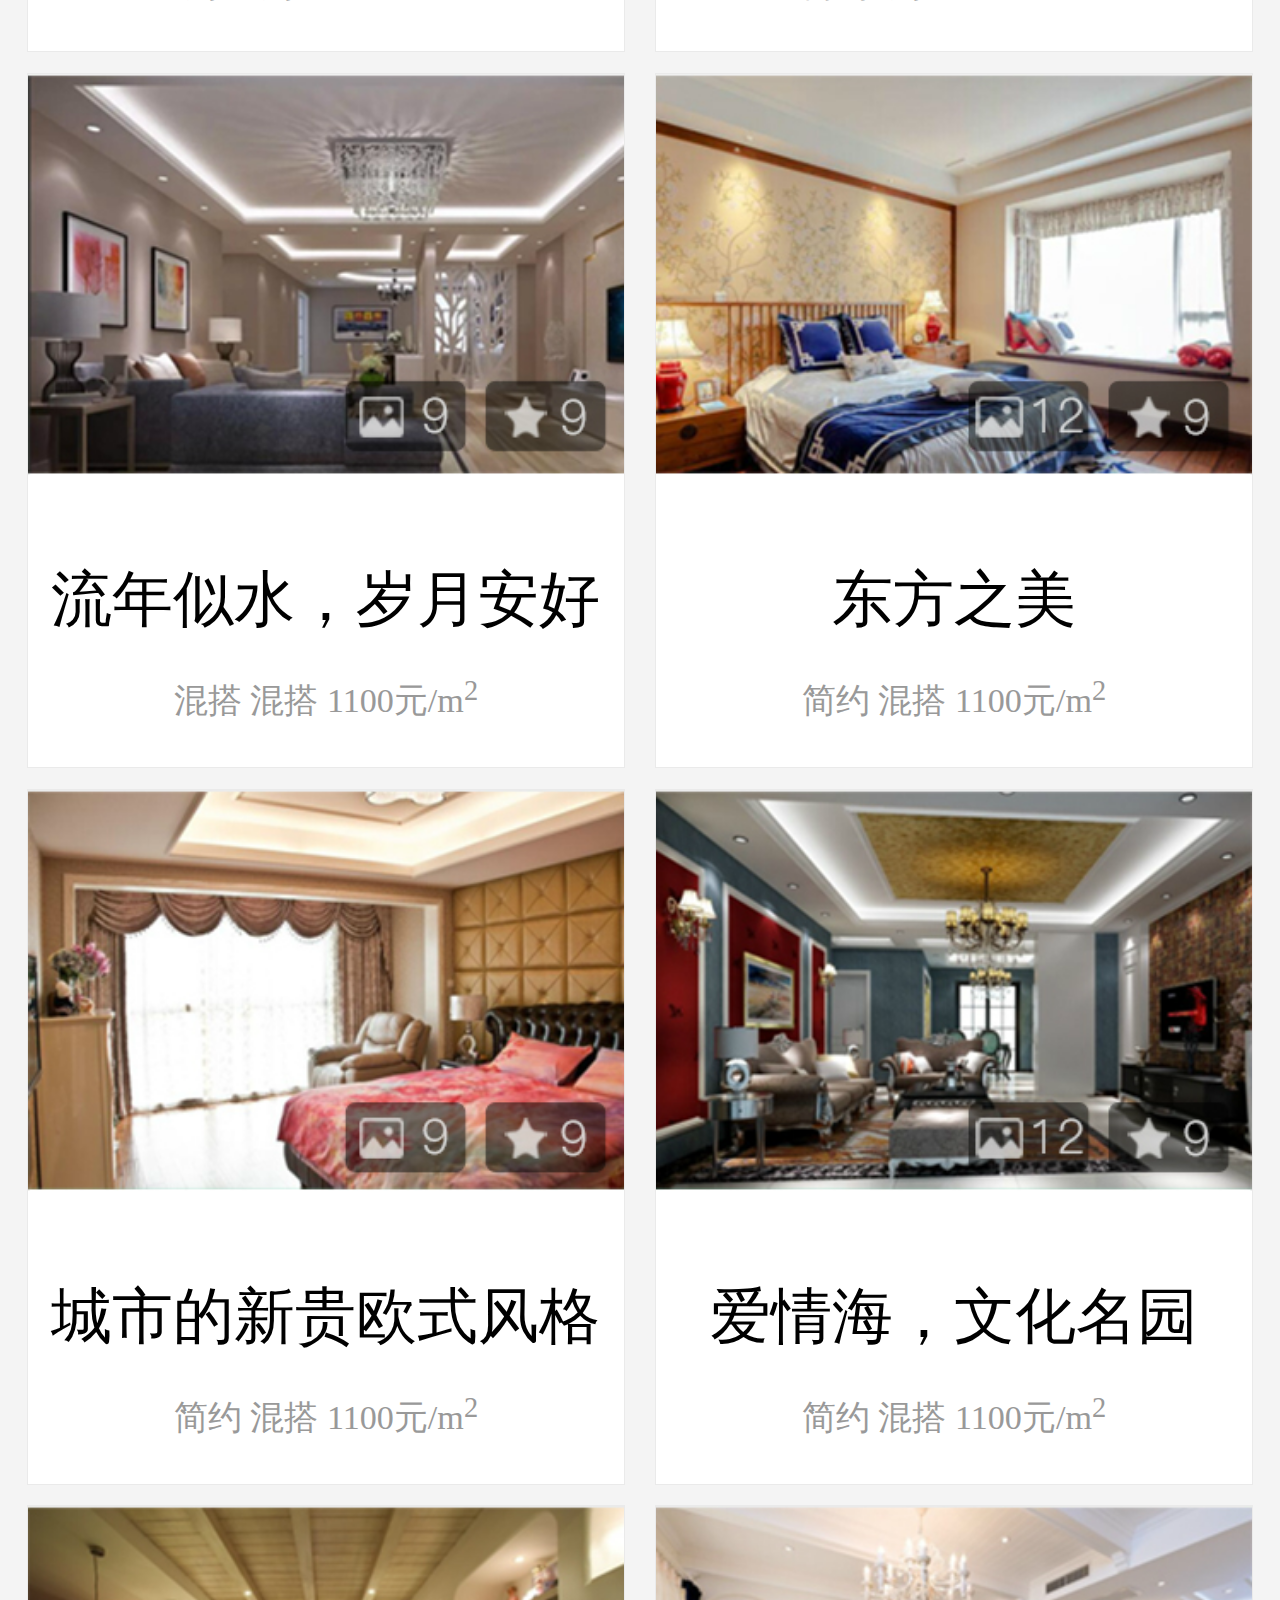
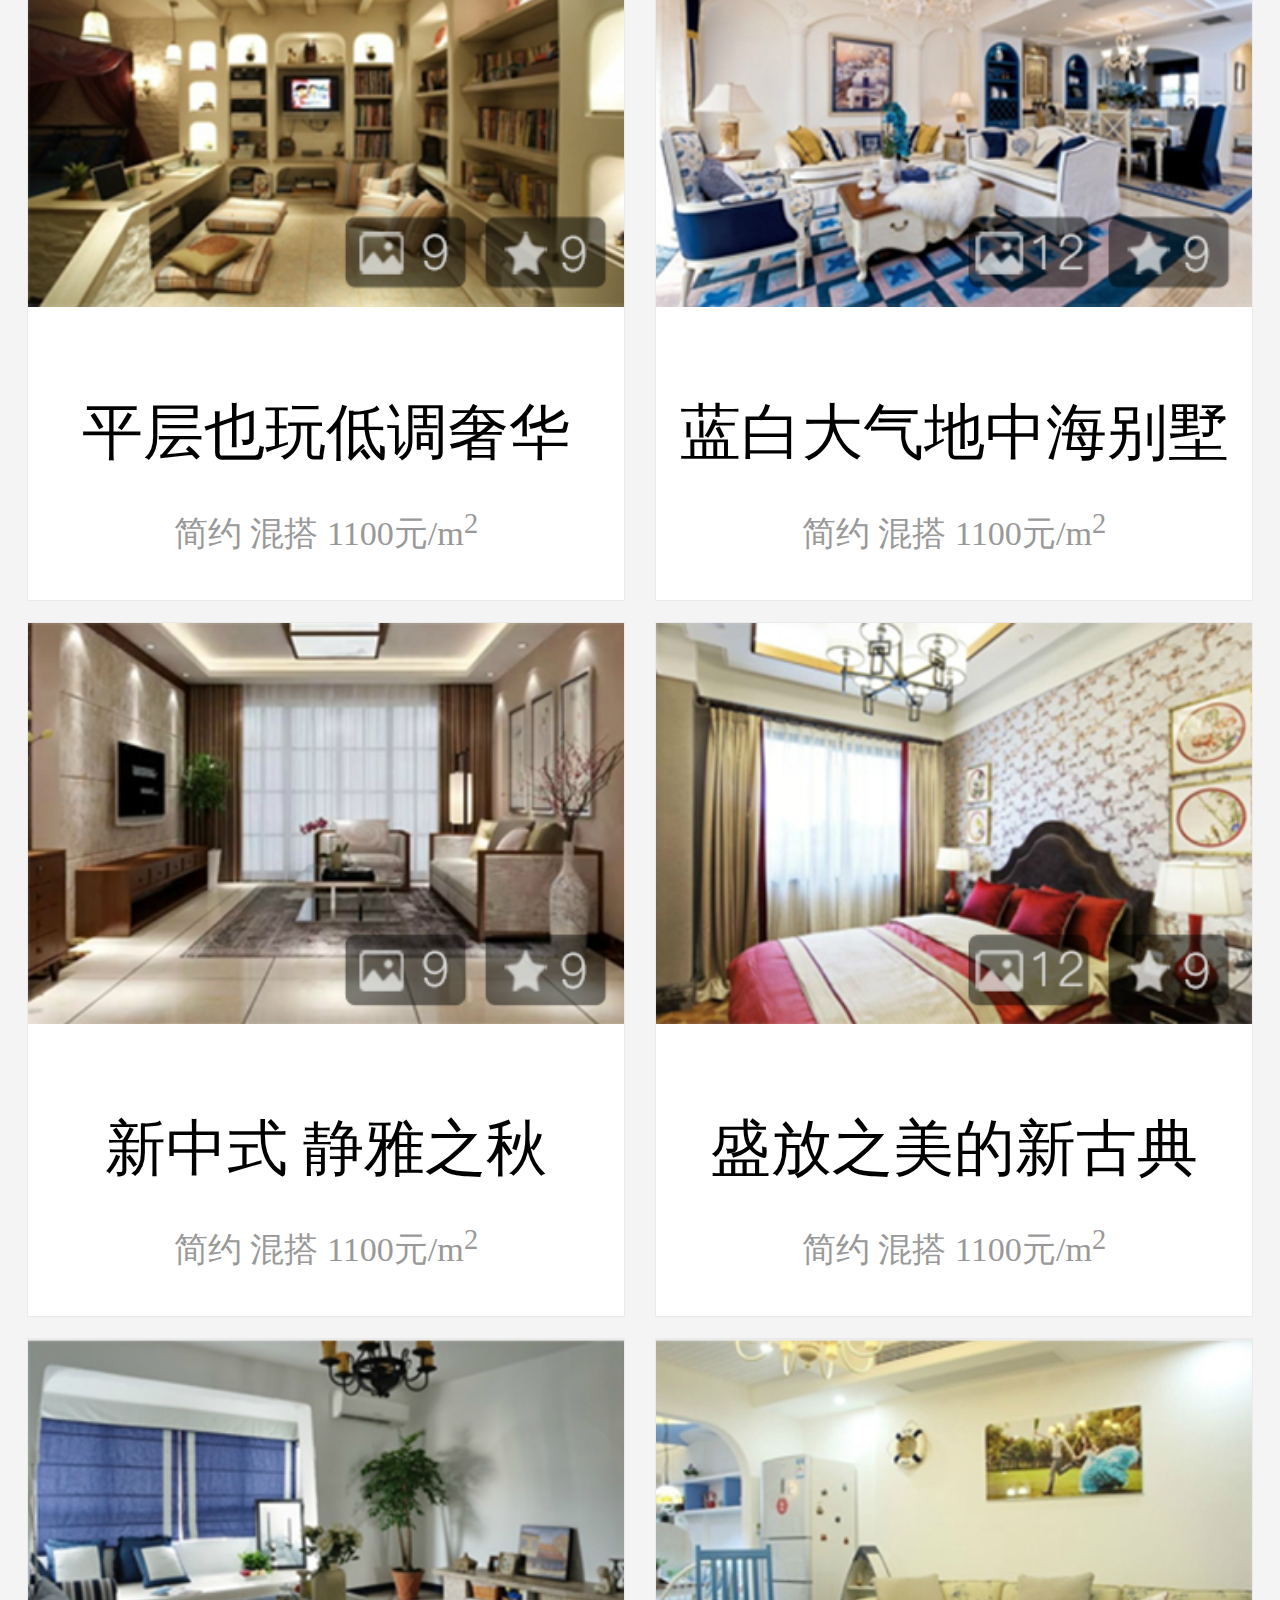
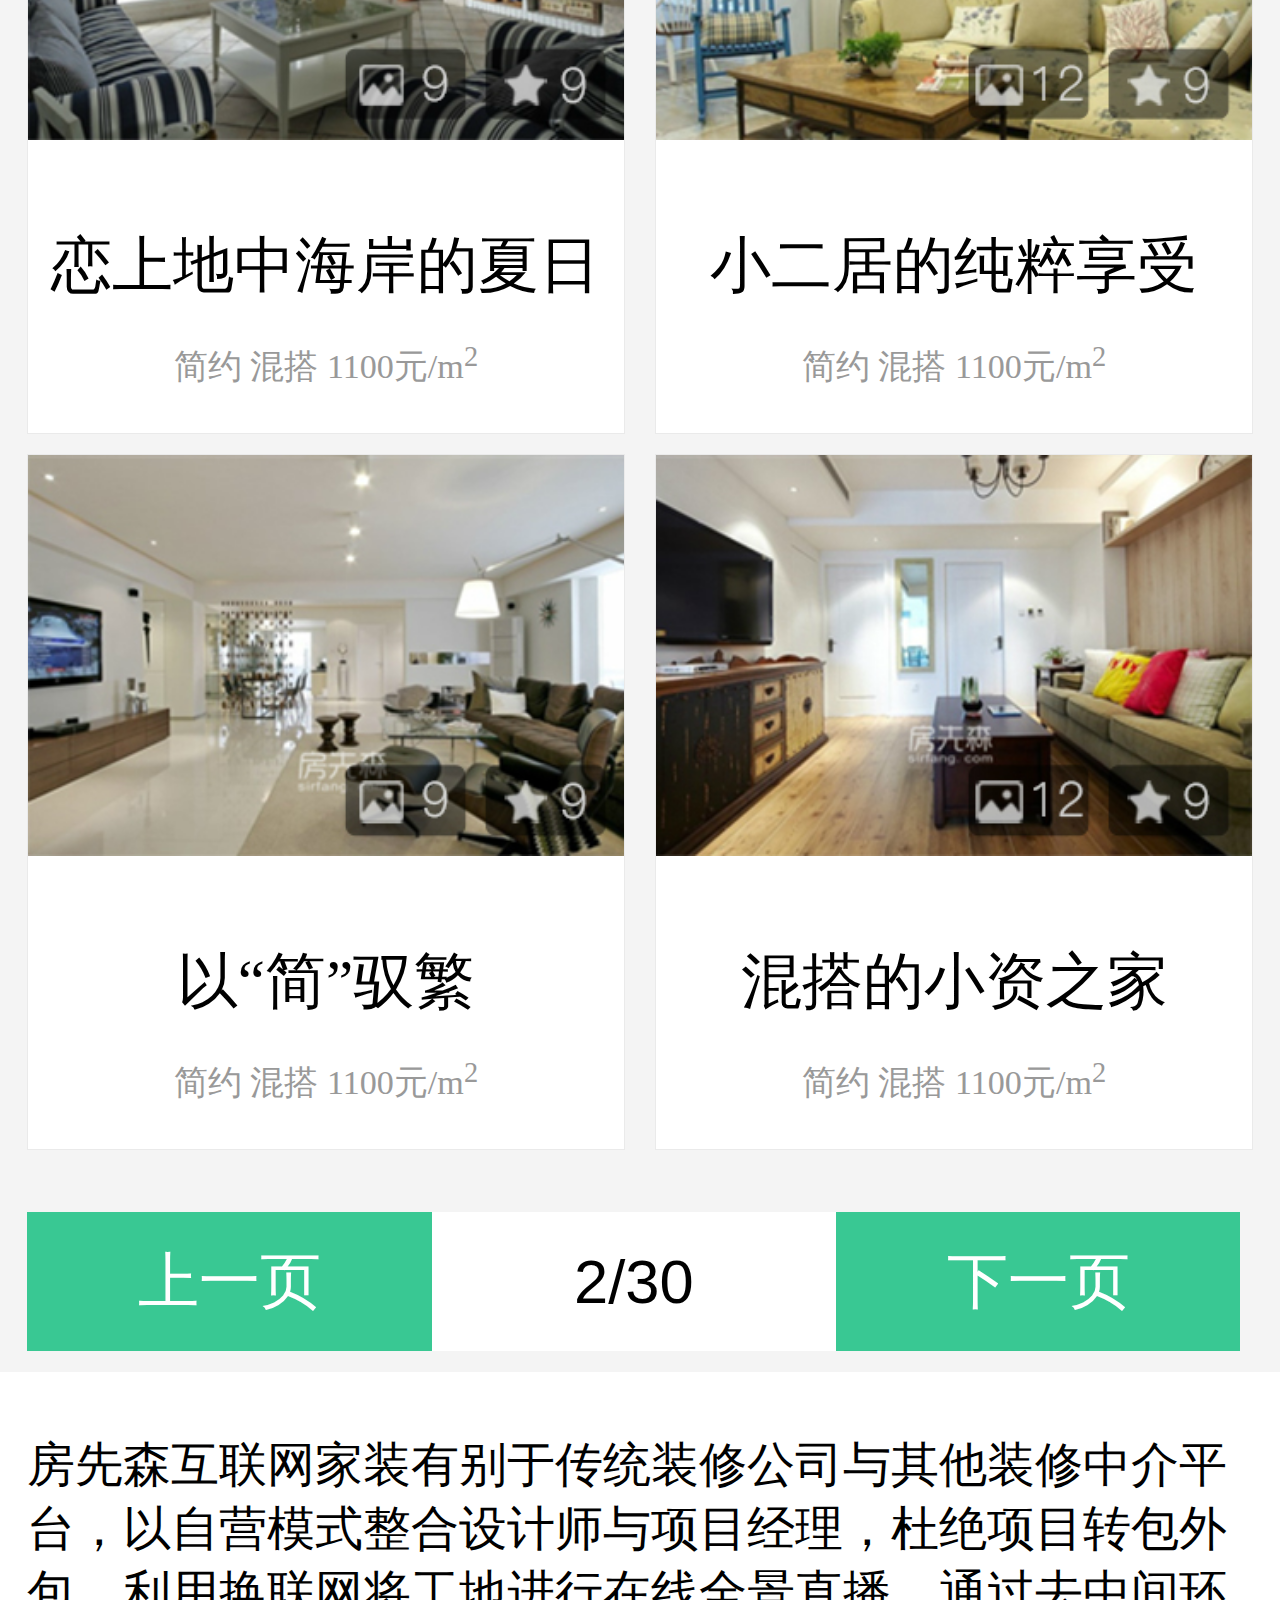
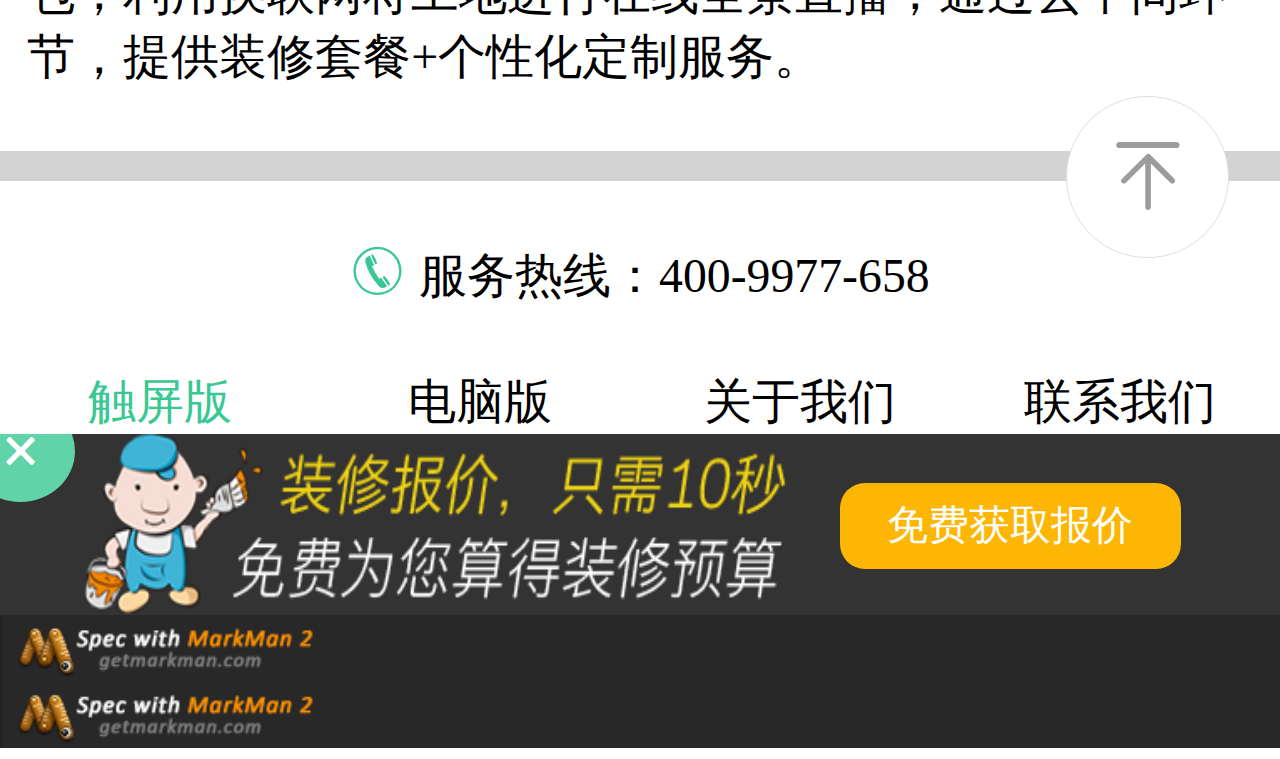
<file: 房先森/four.html>
<!DOCTYPE html>
<html>
	<head>
		<meta charset="UTF-8">
		<meta name="viewport" content="width=device-width,initial-scale=1,minimum-scale=1,maximum-scale=1,user-scalable=no" />
		<link rel="stylesheet" type="text/css" href="iconfont/iconfont.css"/>
		<link rel="stylesheet" type="text/css" href="css/four.css"/>
		<title></title>
	</head>
	<body>
		<!--头部-->
		<header>
			<img src="img/logo.png"/>
			<span>效果图</span>
			<div class="rig">
				<div>
					<span class="iconfont icon-user"></span><br />我的
				</div>
				<div>
					<span class="iconfont icon-nav"></span><br />导航
				</div>
			</div>
		</header>
		<!--正文-->
		<article>
			<section class="hx">
				<div>户型<span class="iconfont icon-down"></span></div>
				<div>区域<span class="iconfont icon-down"></span></div>
				<div>风格<span class="iconfont icon-down"></span></div>
				<div><span class="iconfont icon-search"></span></div>
			</section>
			<!--图片文字-->
			<section class="tex">
				<div class="t1">
					<img src="img/4效果图首页_spec_07.png"/>
					<p>欧美文化的抽象美感</p>
					<div>混搭&nbsp;三室&nbsp;1100元/m<sup>2</sup></div>
				</div>
				<div class="t1">
					<img src="img/4效果图首页_spec_09.png"/>
					<p>曲线和非对称线构成</p>
					<div>简约&nbsp;三室&nbsp;1100元/m<sup>2</sup></div>
				</div>
				<div class="t1">
					<img src="img/4效果图首页_spec_13.png"/>
					<p>低彩度的温暖气息</p>
					<div>简约&nbsp;混搭&nbsp;1100元/m<sup>2</sup></div>
				</div>
				<div class="t1">
					<img src="img/4效果图首页_spec_14.png"/>
					<p>减化繁复的装饰 简约</p>
					<div>混搭&nbsp;混搭&nbsp;1100元/m<sup>2</sup></div>
				</div>
				<div class="t1">
					<img src="img/4效果图首页_spec_17.png"/>
					<p>新中式 静雅之秋</p>
					<div>混搭&nbsp;混搭&nbsp;1100元/m<sup>2</sup></div>
				</div>
				<div class="t1">
					<img src="img/4效果图首页_spec_18.png"/>
					<p>盛放之美的新古典</p>
					<div>简约&nbsp;混搭&nbsp;1100元/m<sup>2</sup></div>
				</div>
				<div class="t1">
					<img src="img/4效果图首页_spec_21.png"/>
					<p>清新素雅的田园风</p>
					<div>混搭&nbsp;混搭&nbsp;1100元/m<sup>2</sup></div>
				</div>
				<div class="t1">
					<img src="img/4效果图首页_spec_22.png"/>
					<p>龙湖春江彼岸</p>
					<div>简约&nbsp;混搭&nbsp;1100元/m<sup>2</sup></div>
				</div>
				<div class="t1">
					<img src="img/4效果图首页_spec_25.png"/>
					<p>流年似水，岁月安好</p>
					<div>混搭&nbsp;混搭&nbsp;1100元/m<sup>2</sup></div>
				</div>
				<div class="t1">
					<img src="img/4效果图首页_spec_26.png"/>
					<p>东方之美</p>
					<div>简约&nbsp;混搭&nbsp;1100元/m<sup>2</sup></div>
				</div>
				<div class="t1">
					<img src="img/4效果图首页_spec_29.png"/>
					<p>城市的新贵欧式风格</p>
					<div>简约&nbsp;混搭&nbsp;1100元/m<sup>2</sup></div>
				</div>
				<div class="t1">
					<img src="img/4效果图首页_spec_30.png"/>
					<p>爱情海，文化名园</p>
					<div>简约&nbsp;混搭&nbsp;1100元/m<sup>2</sup></div>
				</div>
				<div class="t1">
					<img src="img/4效果图首页_spec_33.png"/>
					<p>平层也玩低调奢华</p>
					<div>简约&nbsp;混搭&nbsp;1100元/m<sup>2</sup></div>
				</div>
				<div class="t1">
					<img src="img/4效果图首页_spec_34.png"/>
					<p>蓝白大气地中海别墅</p>
					<div>简约&nbsp;混搭&nbsp;1100元/m<sup>2</sup></div>
				</div>
				<div class="t1">
					<img src="img/4效果图首页_spec_37.png"/>
					<p>新中式 静雅之秋</p>
					<div>简约&nbsp;混搭&nbsp;1100元/m<sup>2</sup></div>
				</div>
				<div class="t1">
					<img src="img/4效果图首页_spec_38.png"/>
					<p>盛放之美的新古典</p>
					<div>简约&nbsp;混搭&nbsp;1100元/m<sup>2</sup></div>
				</div>
				<div class="t1">
					<img src="img/4效果图首页_spec_41.png"/>
					<p>恋上地中海岸的夏日</p>
					<div>简约&nbsp;混搭&nbsp;1100元/m<sup>2</sup></div>
				</div>
				<div class="t1">
					<img src="img/4效果图首页_spec_42.png"/>
					<p>小二居的纯粹享受</p>
					<div>简约&nbsp;混搭&nbsp;1100元/m<sup>2</sup></div>
				</div>
				<div class="t1">
					<img src="img/4效果图首页_spec_45.png"/>
					<p>以“简”驭繁</p>
					<div>简约&nbsp;混搭&nbsp;1100元/m<sup>2</sup></div>
				</div>
				<div class="t1">
					<img src="img/4效果图首页_spec_46.png"/>
					<p>混搭的小资之家</p>
					<div>简约&nbsp;混搭&nbsp;1100元/m<sup>2</sup></div>
				</div>
				<div class="t2">
					<button>上一页</button>
					<button>2/30</button>
					<button>下一页</button>
				</div>
			</section>
		</article>
		<!--页脚-->
		<footer>
			<p>房先森互联网家装有别于传统装修公司与其他装修中介平台，以自营模式整合设计师与项目经理，杜绝项目转包外包，利用换联网将工地进行在线全景直播，通过去中间环节，提供装修套餐+个性化定制服务。</p>
		</footer>
		<div class="fw">
			<span class="iconfont icon-hot-line"> </span>服务热线：400-9977-658
			<p class="top"><span class="iconfont icon-top"></span></p>
			<div class="for">
				<li>触屏版</li>
				<li>电脑版</li>
				<li>关于我们</li>
				<li>联系我们</li>
			</div>
			<div class="mf">
				<div>
					<span class="iconfont icon-close"></span>
					<img src="img/免费.png"/>
					<p>免费获取报价</p>
				</div>
				<img src="img/1首页_spec_86.png"width="100%"/>
			</div>
		</div>
	</body>
	<script type="text/javascript">
		window.onload=function(){
			 document.documentElement.style.fontSize=innerWidth/7.5+"px";
		}
	</script>
</html>
</file>
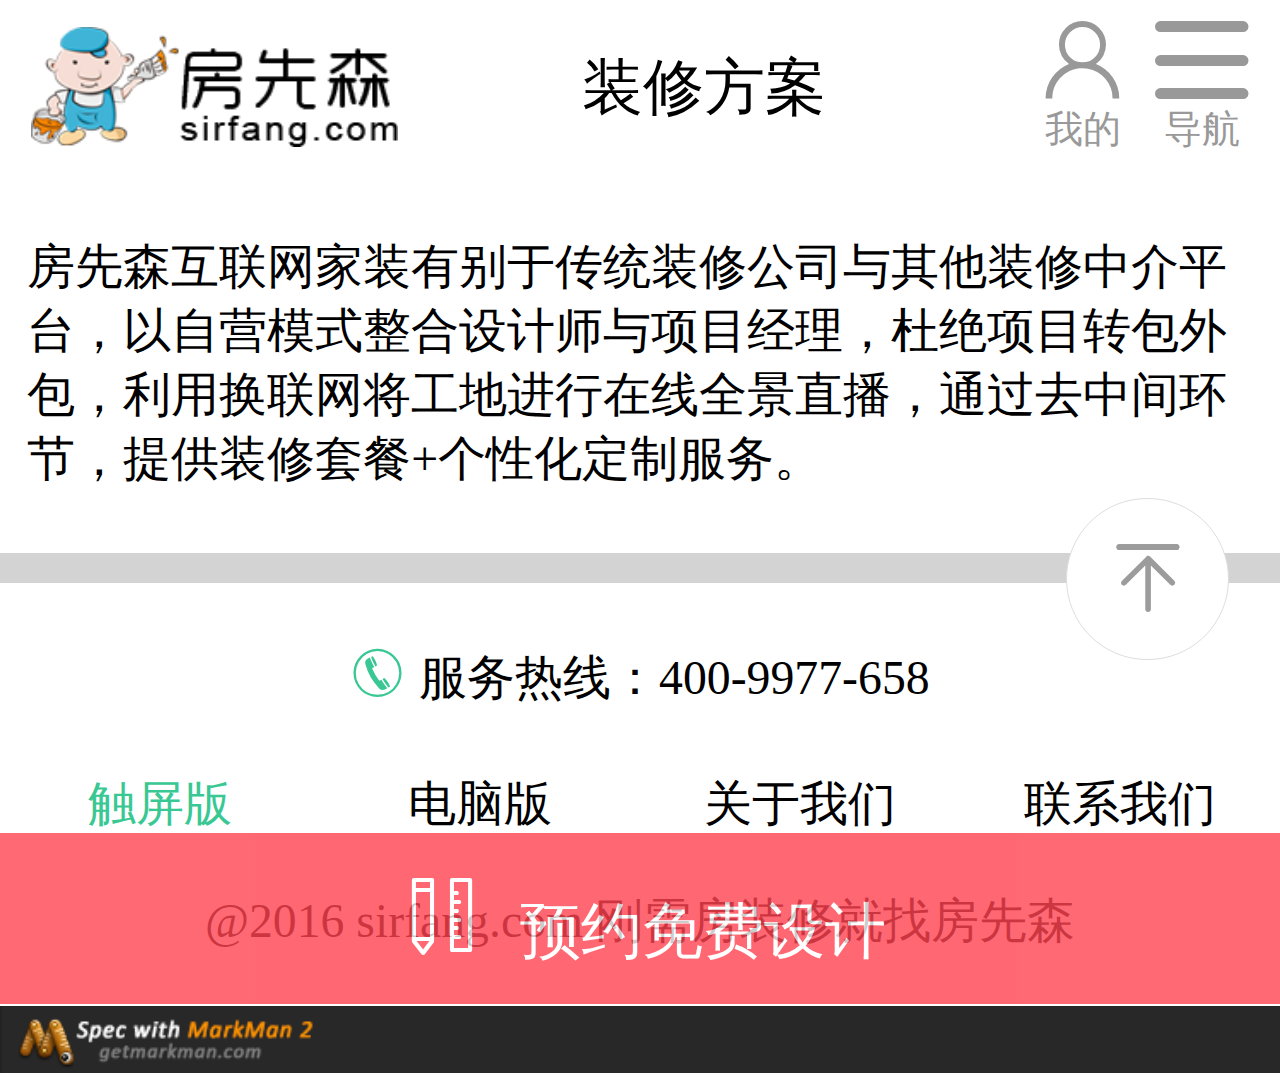
<file: 房先森/fourteen.html>
<!DOCTYPE html>
<html>
	<head>
		<meta charset="UTF-8">
		<meta name="viewport" content="width=device-width,initial-scale=1,minimum-scale=1,maximum-scale=1,user-scalable=no" />
		<link rel="stylesheet" type="text/css" href="iconfont/iconfont.css"/>
		<link rel="stylesheet" type="text/css" href="css/fourteen.css"/>
		<title></title>
	</head>
	<body>
		<!--头部-->
		<header>
			<img src="img/logo.png"/>
			<span>装修方案</span>
			<div class="rig">
				<div>
					<span class="iconfont icon-user"></span><br />我的
				</div>
				<div>
					<span class="iconfont icon-nav"></span><br />导航
				</div>
			</div>
		</header>
		<!--中间-->
		<!--底部-->
		<footer>
			<p>房先森互联网家装有别于传统装修公司与其他装修中介平台，以自营模式整合设计师与项目经理，杜绝项目转包外包，利用换联网将工地进行在线全景直播，通过去中间环节，提供装修套餐+个性化定制服务。</p>
		</footer>
		<div class="fw">
			<span class="iconfont icon-hot-line"> </span>服务热线：400-9977-658
			<p class="top"><span class="iconfont icon-top"></span></p>
			<div class="for">
				<li>触屏版</li>
				<li>电脑版</li>
				<li>关于我们</li>
				<li>联系我们</li>
			</div>
			<p class="yy">@2016 sirfang.com 刚需房装修就找房先森</p>
			<div class="col">
				<p>
					<span class="iconfont icon-design"></span>
					&nbsp;预约免费设计
				</p>
			</div>
			<img src="img/1最下.png"width="100%"/>
		</div>
	</body>
	<script type="text/javascript">
		window.onload=function(){
			document.documentElement.style.fontSize=innerWidth/7.5+"px";
		}
	</script>
</html>
</file>
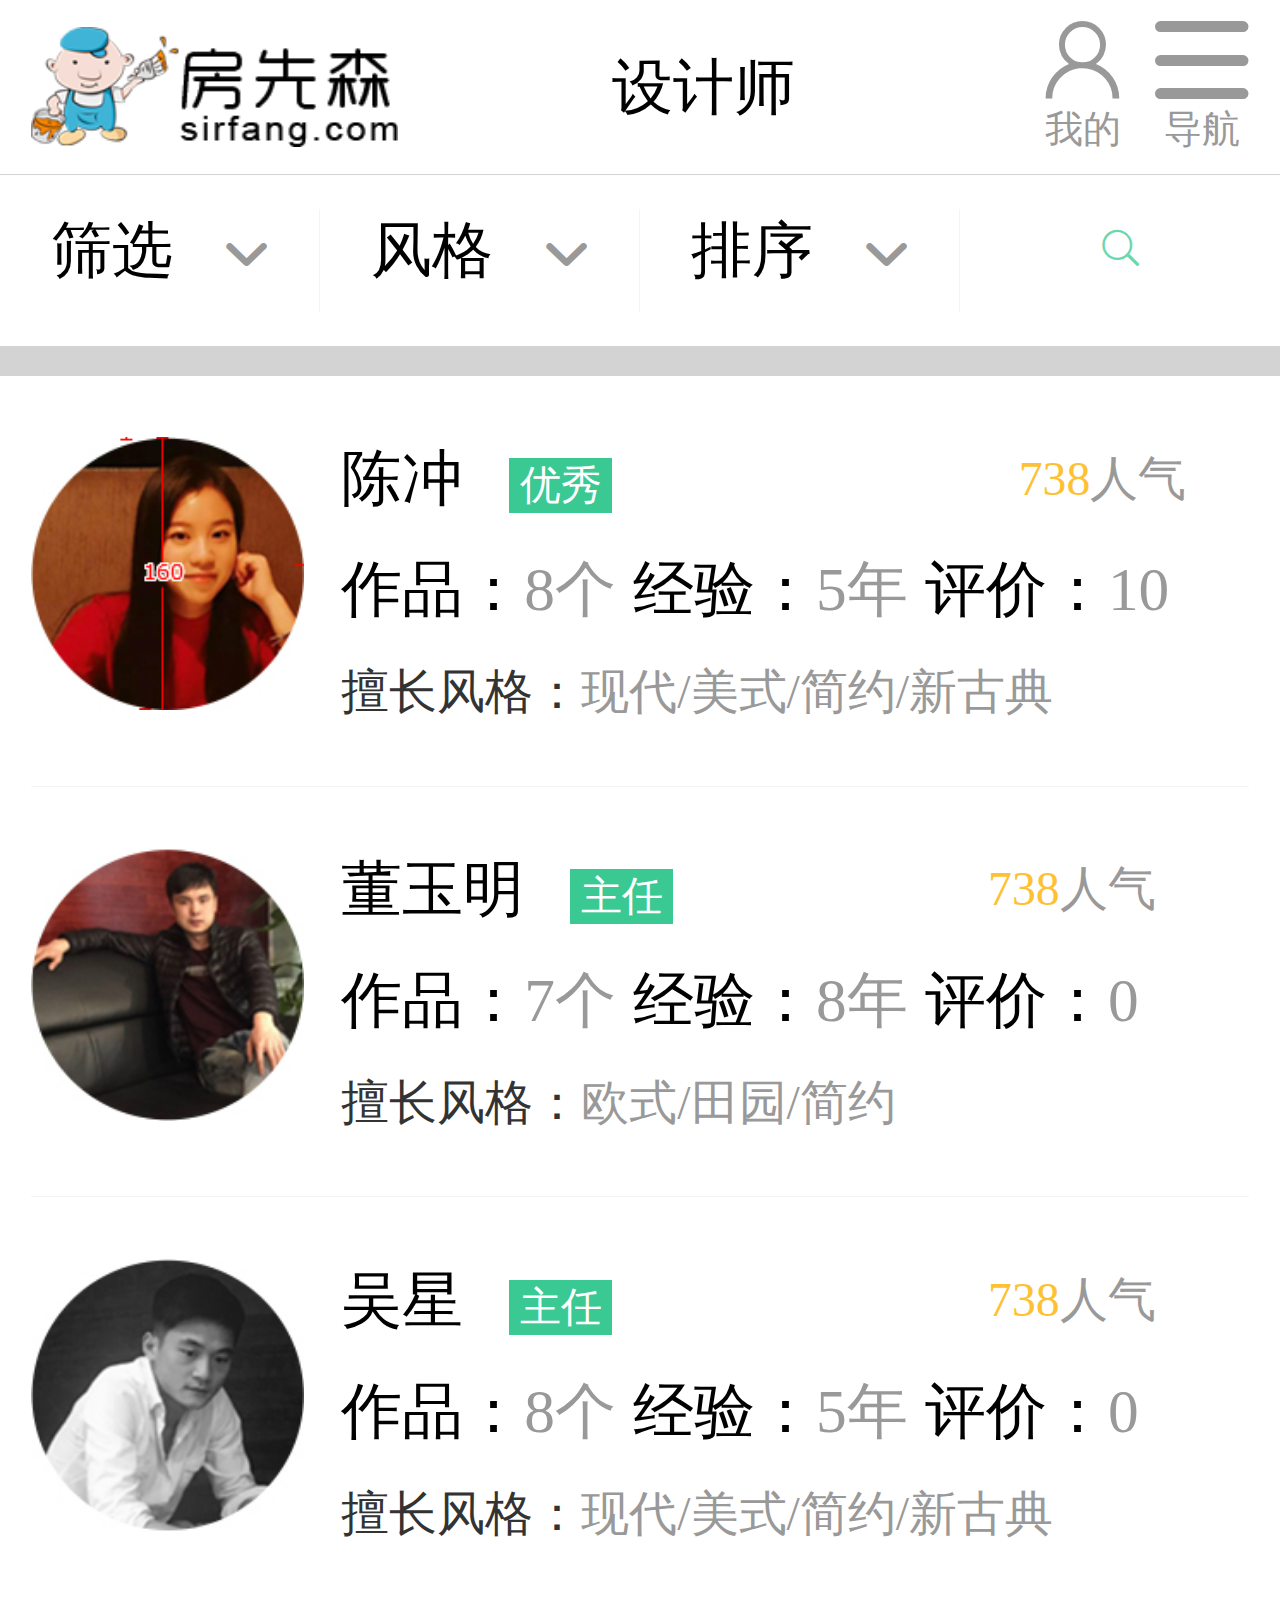
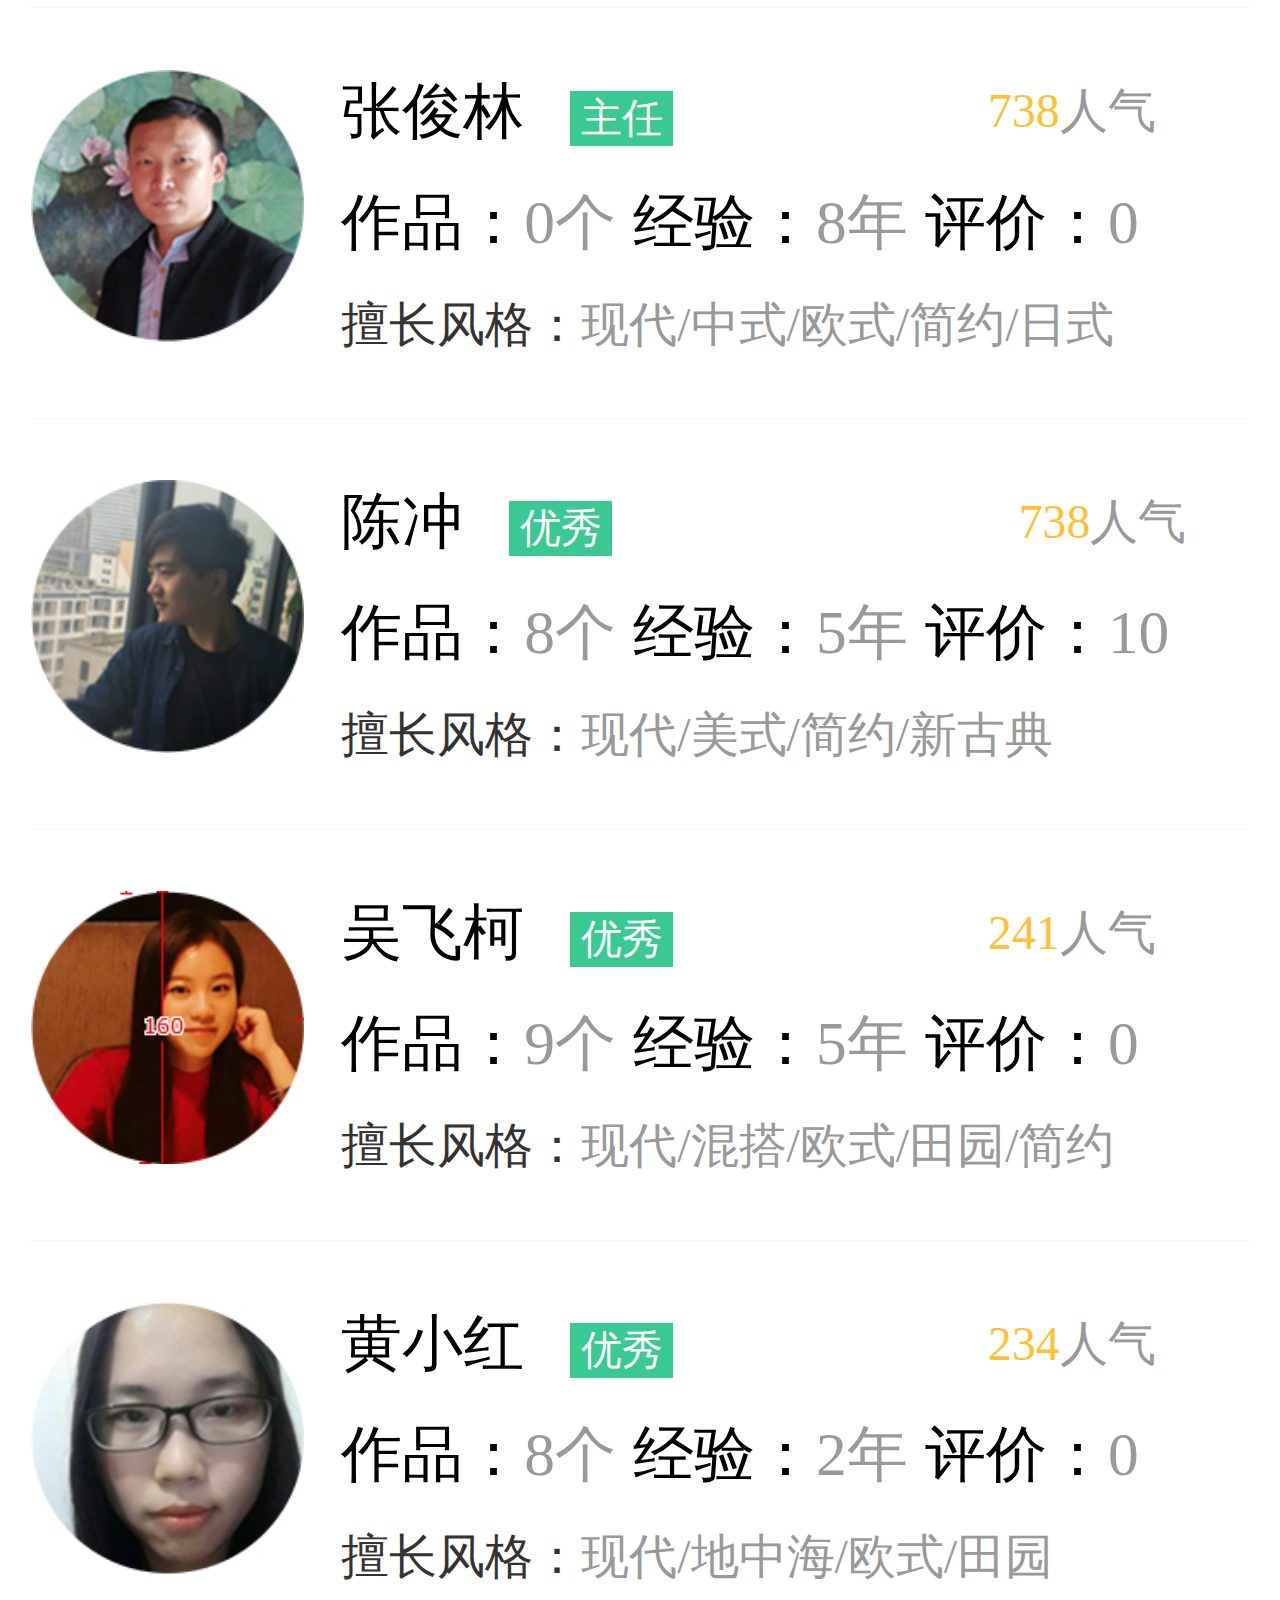
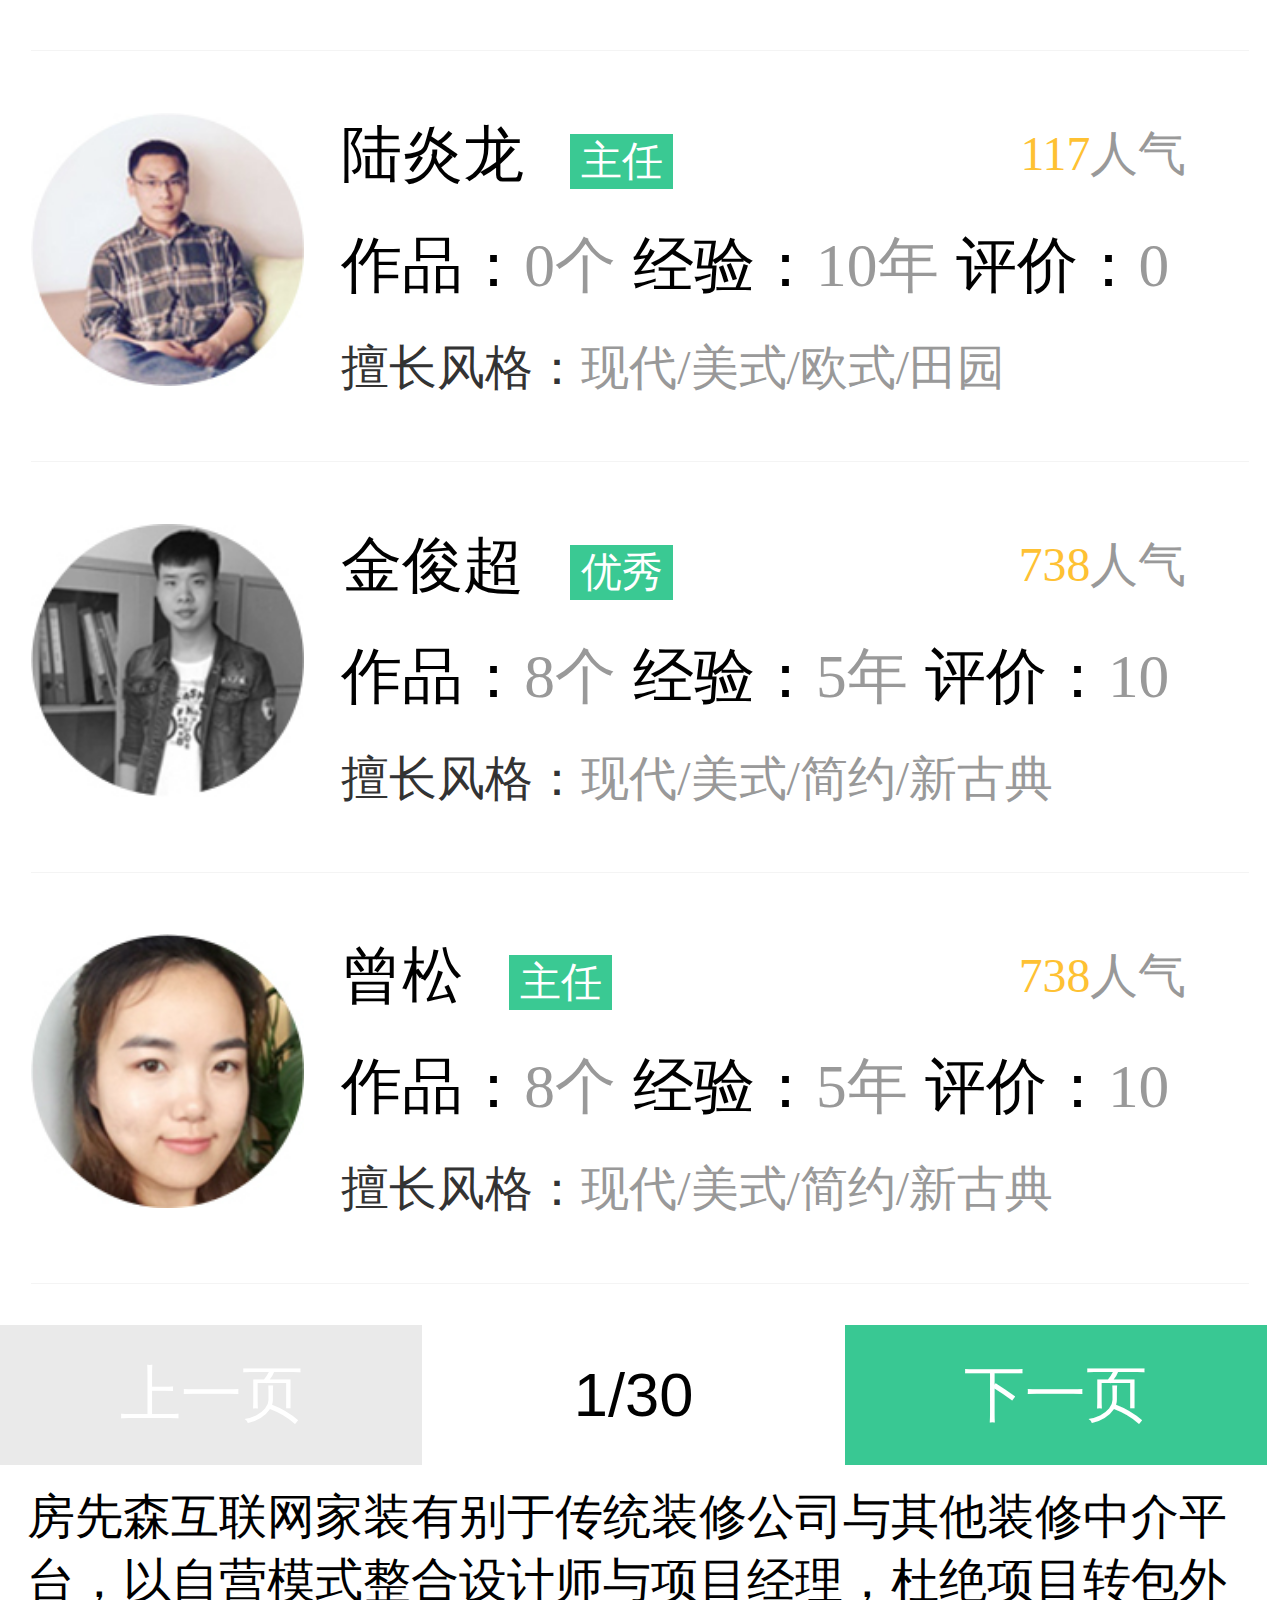
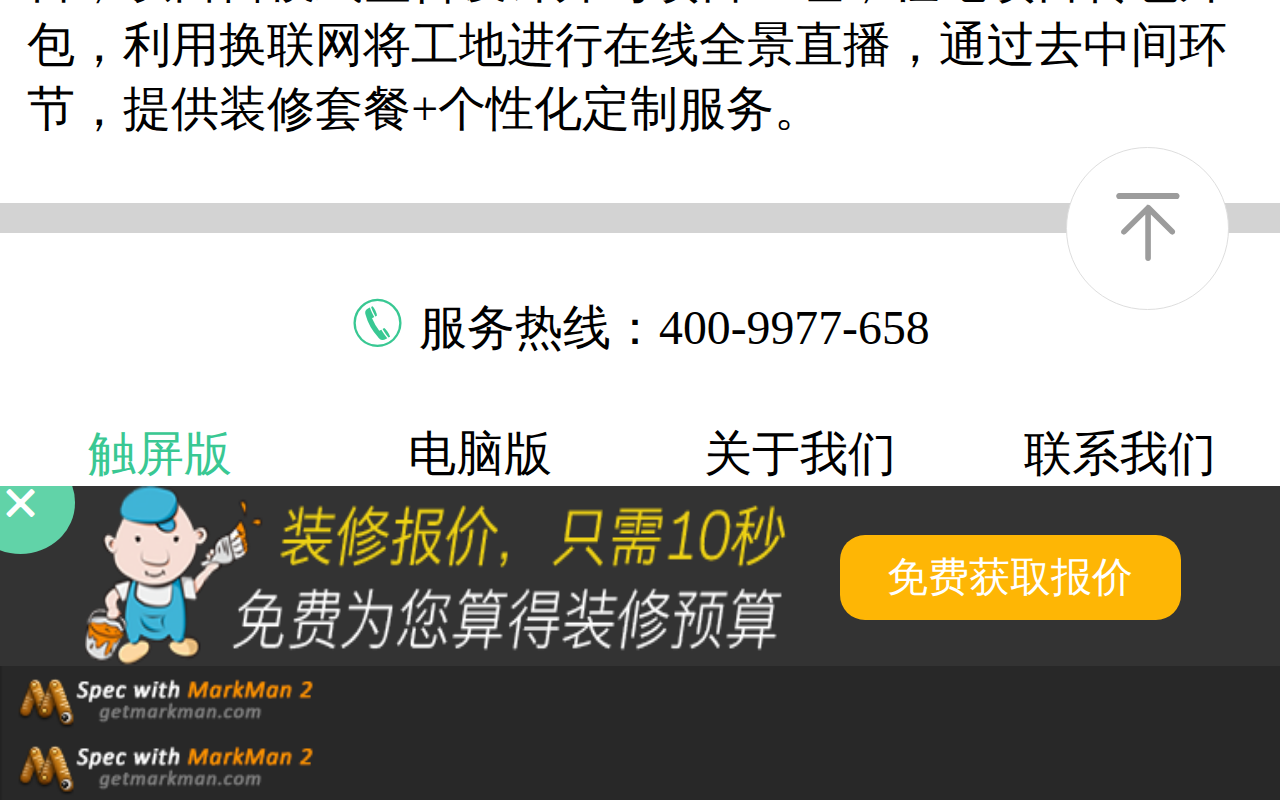
<file: 房先森/nine.html>
<!DOCTYPE html>
<html>
	<head>
		<meta charset="UTF-8">
		<meta name="viewport" content="width=device-width,initial-scale=1,minimum-scale=1,maximum-scale=1,user-scalable=no" />
		<link rel="stylesheet" type="text/css" href="iconfont/iconfont.css"/>
		<link rel="stylesheet" type="text/css" href="css/nine.css"/>
		<title></title>
	</head>
	<body>
		<!--头部-->
		<header>
			<img src="img/logo.png"/>
			<span>设计师</span>
			<div class="rig">
				<div>
					<span class="iconfont icon-user"></span><br />我的
				</div>
				<div>
					<span class="iconfont icon-nav"></span><br />导航
				</div>
			</div>
		</header>
		<!--正文-->
		<article>
			<section class="hx">
				<div>筛选<span class="iconfont icon-down"></span></div>
				<div>风格<span class="iconfont icon-down"></span></div>
				<div>排序<span class="iconfont icon-down"></span></div>
				<div><span class="iconfont icon-search"></span></div>
			</section>
			<section class="sjs">
				<div class="s1">
					<img src="img/9设计师列表页_spec_07.png"/>
					<div class="tex">
						<div class="t1">
							<div>陈冲 &nbsp; <p>&nbsp;优秀&nbsp;</p></div>
							<p><font>738</font><span>人气</span></p>
						</div>
						<div class="t2">
							<p>作品：<span>8个</span></p>
							<p>经验：<span>5年</span></p>
							<p>评价：<span>10</span></p>
						</div>
						<div class="t3">
							擅长风格：<span>现代/美式/简约/新古典</span>
						</div>
					</div>
				</div>
				<div class="s1">
					<img src="img/9设计师列表页_spec_12.png"/>
					<div class="tex">
						<div class="t1">
							<div>董玉明 &nbsp; <p>&nbsp;主任&nbsp;</p></div>
							<p><font>738</font><span>人气</span></p>
						</div>
						<div class="t2">
							<p>作品：<span>7个</span></p>
							<p>经验：<span>8年</span></p>
							<p>评价：<span>0</span></p>
						</div>
						<div class="t3">
							擅长风格：<span>欧式/田园/简约</span>
						</div>
					</div>
				</div>
				<div class="s1">
					<img src="img/9设计师列表页_spec_14.png"/>
					<div class="tex">
						<div class="t1">
							<div>吴星 &nbsp; <p>&nbsp;主任&nbsp;</p></div>
							<p><font>738</font><span>人气</span></p>
						</div>
						<div class="t2">
							<p>作品：<span>8个</span></p>
							<p>经验：<span>5年</span></p>
							<p>评价：<span>0</span></p>
						</div>
						<div class="t3">
							擅长风格：<span>现代/美式/简约/新古典</span>
						</div>
					</div>
				</div>
				<div class="s1">
					<img src="img/9设计师列表页_spec_16.png"/>
					<div class="tex">
						<div class="t1">
							<div>张俊林 &nbsp; <p>&nbsp;主任&nbsp;</p></div>
							<p><font>738</font><span>人气</span></p>
						</div>
						<div class="t2">
							<p>作品：<span>0个</span></p>
							<p>经验：<span>8年</span></p>
							<p>评价：<span>0</span></p>
						</div>
						<div class="t3">
							擅长风格：<span>现代/中式/欧式/简约/日式</span>
						</div>
					</div>
				</div>
				<div class="s1">
					<img src="img/9设计师列表页_spec_18.png"/>
					<div class="tex">
						<div class="t1">
							<div>陈冲 &nbsp; <p>&nbsp;优秀&nbsp;</p></div>
							<p><font>738</font><span>人气</span></p>
						</div>
						<div class="t2">
							<p>作品：<span>8个</span></p>
							<p>经验：<span>5年</span></p>
							<p>评价：<span>10</span></p>
						</div>
						<div class="t3">
							擅长风格：<span>现代/美式/简约/新古典</span>
						</div>
					</div>
				</div>
				<div class="s1">
					<img src="img/9设计师列表页_spec_07.png"/>
					<div class="tex">
						<div class="t1">
							<div>吴飞柯 &nbsp; <p>&nbsp;优秀&nbsp;</p></div>
							<p><font>241</font><span>人气</span></p>
						</div>
						<div class="t2">
							<p>作品：<span>9个</span></p>
							<p>经验：<span>5年</span></p>
							<p>评价：<span>0</span></p>
						</div>
						<div class="t3">
							擅长风格：<span>现代/混搭/欧式/田园/简约</span>
						</div>
					</div>
				</div>
				<div class="s1">
					<img src="img/9设计师列表页_spec_20.png"/>
					<div class="tex">
						<div class="t1">
							<div>黄小红 &nbsp; <p>&nbsp;优秀&nbsp;</p></div>
							<p><font>234</font><span>人气</span></p>
						</div>
						<div class="t2">
							<p>作品：<span>8个</span></p>
							<p>经验：<span>2年</span></p>
							<p>评价：<span>0</span></p>
						</div>
						<div class="t3">
							擅长风格：<span>现代/地中海/欧式/田园</span>
						</div>
					</div>
				</div>
				<div class="s1">
					<img src="img/9设计师列表页_spec_22.png"/>
					<div class="tex">
						<div class="t1">
							<div>陆炎龙 &nbsp; <p>&nbsp;主任&nbsp;</p></div>
							<p><font>117</font><span>人气</span></p>
						</div>
						<div class="t2">
							<p>作品：<span>0个</span></p>
							<p>经验：<span>10年</span></p>
							<p>评价：<span>0</span></p>
						</div>
						<div class="t3">
							擅长风格：<span>现代/美式/欧式/田园</span>
						</div>
					</div>
				</div>
				<div class="s1">
					<img src="img/9设计师列表页_spec_24.png"/>
					<div class="tex">
						<div class="t1">
							<div>金俊超 &nbsp; <p>&nbsp;优秀&nbsp;</p></div>
							<p><font>738</font><span>人气</span></p>
						</div>
						<div class="t2">
							<p>作品：<span>8个</span></p>
							<p>经验：<span>5年</span></p>
							<p>评价：<span>10</span></p>
						</div>
						<div class="t3">
							擅长风格：<span>现代/美式/简约/新古典</span>
						</div>
					</div>
				</div>
				<div class="s1">
					<img src="img/9设计师列表页_spec_26.png"/>
					<div class="tex">
						<div class="t1">
							<div>曾松 &nbsp; <p>&nbsp;主任&nbsp;</p></div>
							<p><font>738</font><span>人气</span></p>
						</div>
						<div class="t2">
							<p>作品：<span>8个</span></p>
							<p>经验：<span>5年</span></p>
							<p>评价：<span>10</span></p>
						</div>
						<div class="t3">
							擅长风格：<span>现代/美式/简约/新古典</span>
						</div>
					</div>
				</div>
			</section>
			<div class="t2">
					<button>上一页</button>
					<button>1/30</button>
					<button>下一页</button>
				</div>
			</section>
		</article>
		<!--页脚-->
		<footer>
			<p>房先森互联网家装有别于传统装修公司与其他装修中介平台，以自营模式整合设计师与项目经理，杜绝项目转包外包，利用换联网将工地进行在线全景直播，通过去中间环节，提供装修套餐+个性化定制服务。</p>
		</footer>
		<div class="fw">
			<span class="iconfont icon-hot-line"> </span>服务热线：400-9977-658
			<p class="top"><span class="iconfont icon-top"></span></p>
			<div class="for">
				<li>触屏版</li>
				<li>电脑版</li>
				<li>关于我们</li>
				<li>联系我们</li>
			</div>
			<div class="mf">
				<div>
					<span class="iconfont icon-close"></span>
					<img src="img/免费.png"/>
					<p>免费获取报价</p>
				</div>
				<img src="img/1首页_spec_86.png"width="100%"/>
			</div>
		</div>
	</body>
	<script type="text/javascript">
		window.onload=function(){
			 document.documentElement.style.fontSize=innerWidth/7.5+"px";
		}
	</script>
</html>
</file>
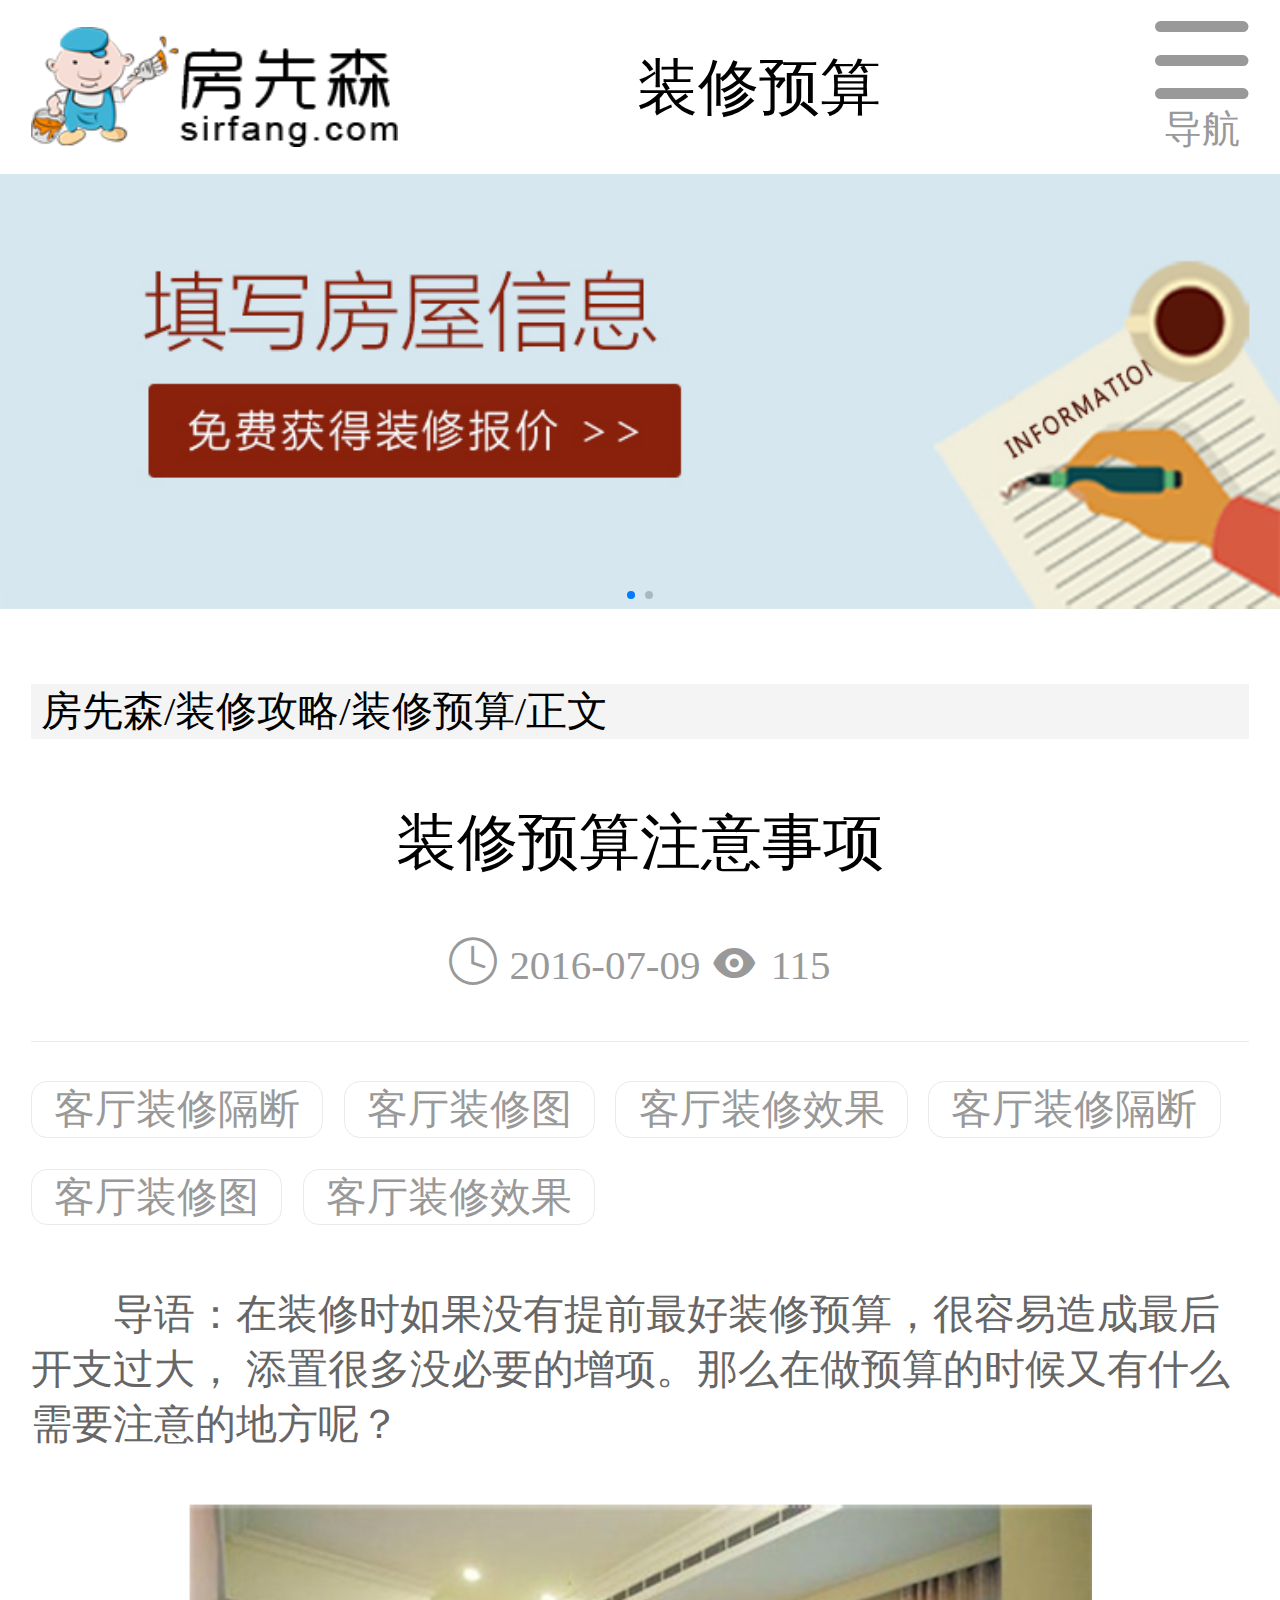
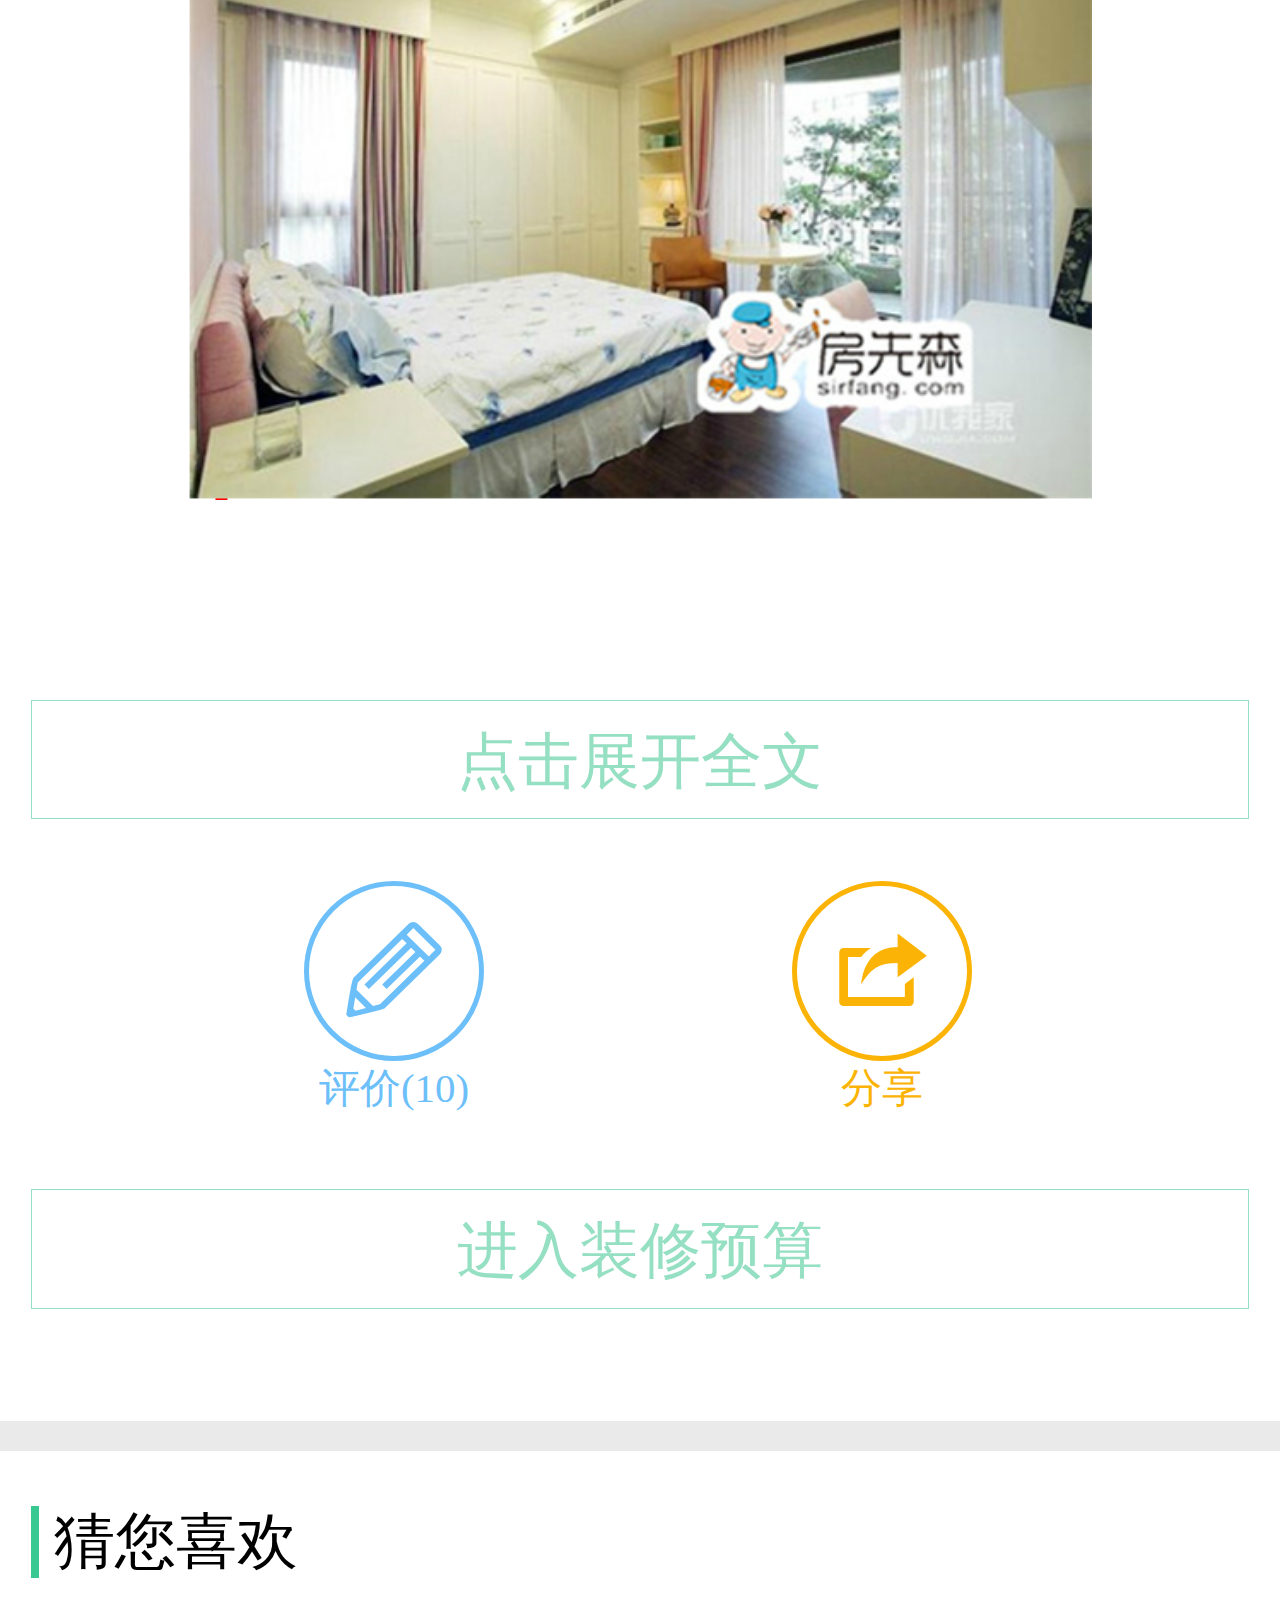
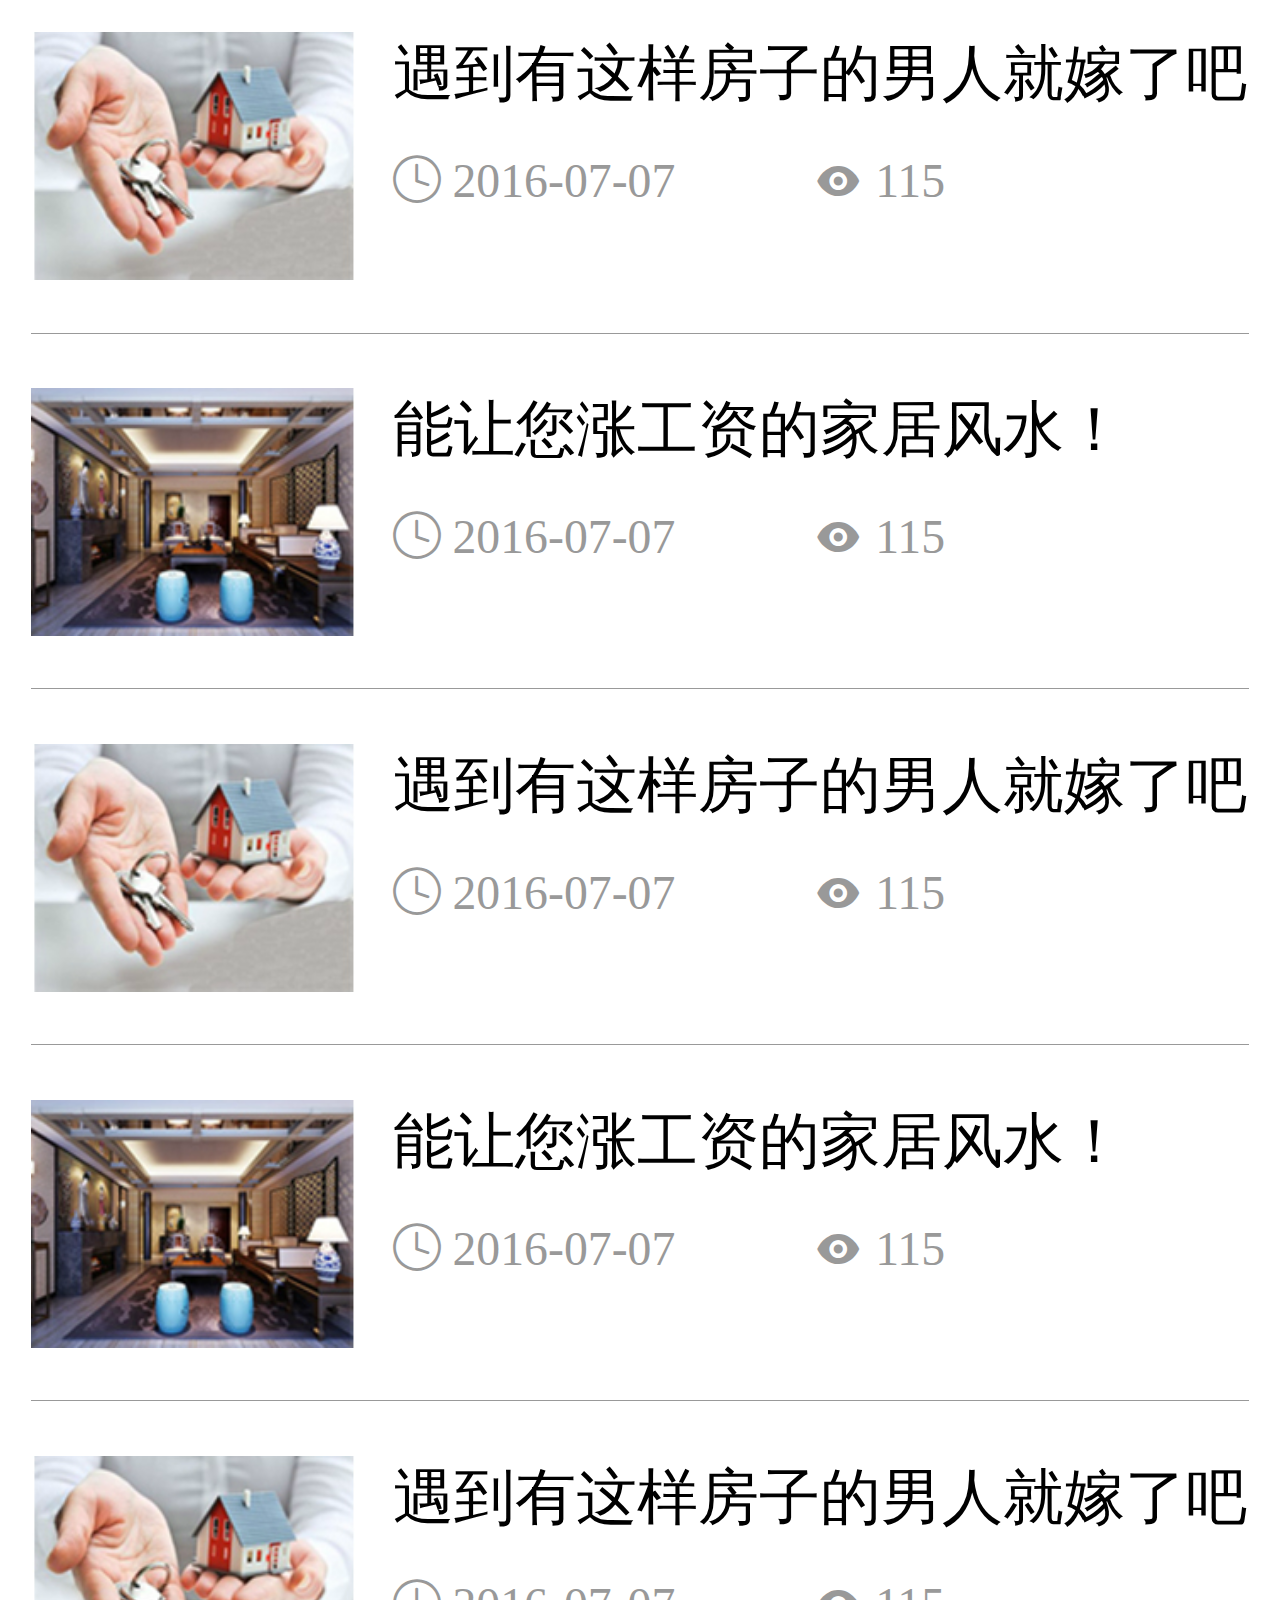
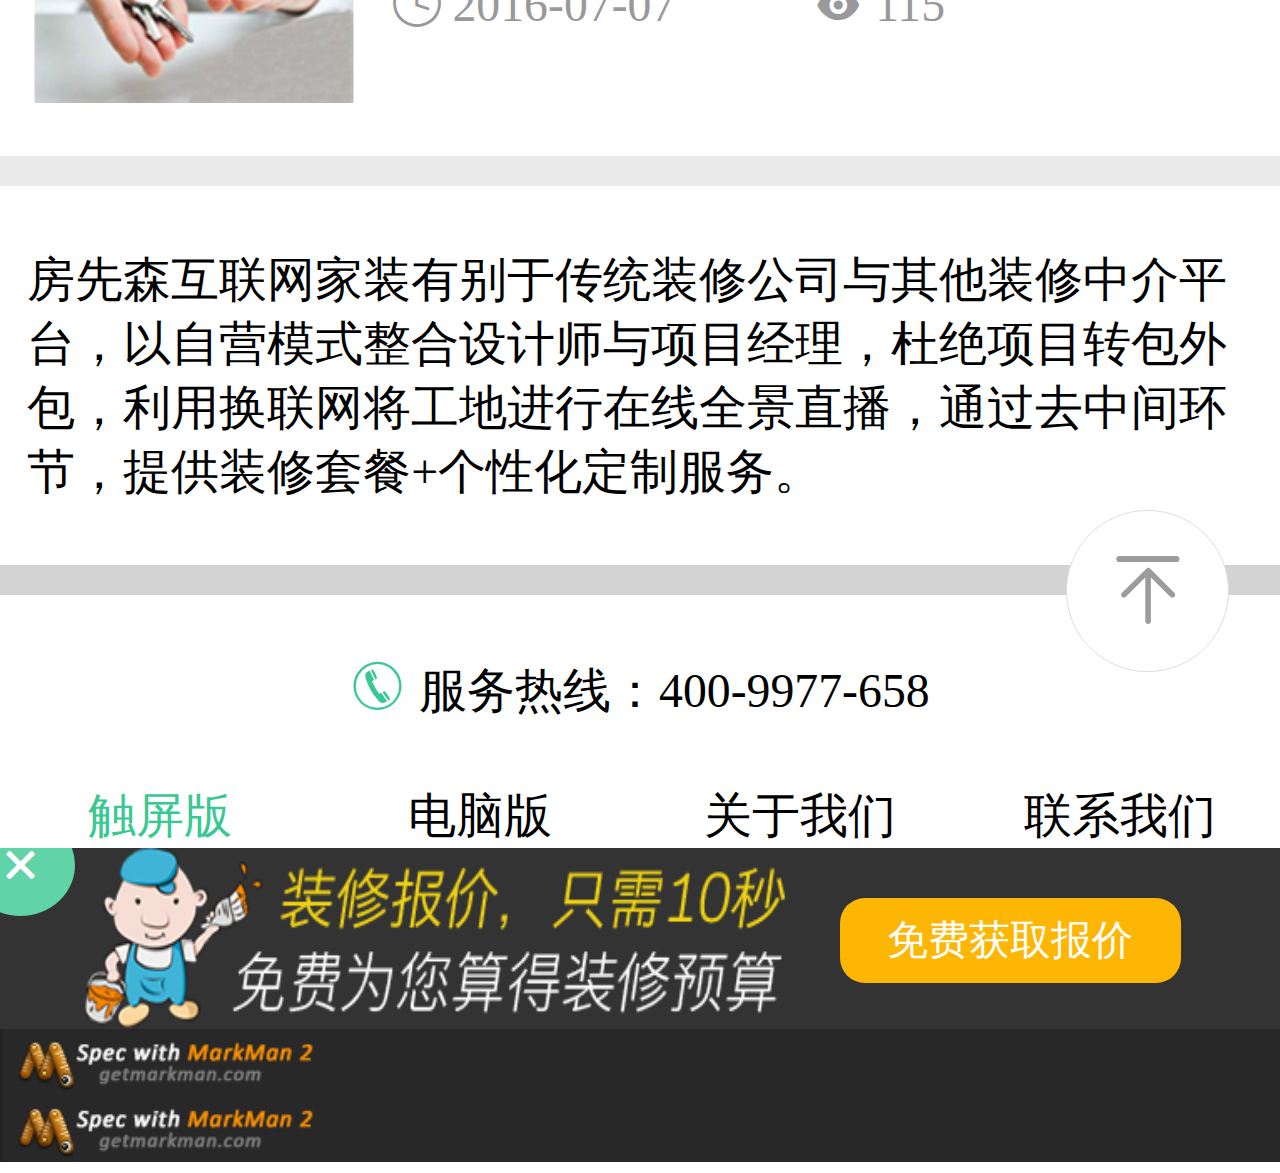
<file: 房先森/seven.html>
<!DOCTYPE html>
<html>
	<head>
		<meta charset="UTF-8">
		<link rel="stylesheet" type="text/css" href="iconfont/iconfont.css"/>
		<link rel="stylesheet" type="text/css" href="css/swiper.min.css"/>
		<script src="js/swiper-3.4.2.min.js"></script>
		<link rel="stylesheet" type="text/css" href="css/seven.css"/>
		<title></title>
	</head>
	<body>
		<!--头部-->
		<header>
			<img src="img/logo.png"/>
			<span>装修预算</span>
			<div class="rig">
				<!--<div>
					<span class="iconfont icon-user"></span><br />我的
				</div>-->
				<div>
					<span class="iconfont icon-nav"></span><br />导航
				</div>
			</div>
		</header>
		<!--轮播-->
		<div class="swiper-container swiper1">
			<div class="swiper-wrapper">
				<div class="swiper-slide"><img src="img/house_info.jpg"/></div>
				<div class="swiper-slide"><img src="img/house_info.jpg"/></div>
			</div>
			<div class="swiper-pagination"></div>
		</div>
		<!--正文-->
		<article>
			<section class="zw">
				<div class="z1">
					&nbsp;房先森/装修攻略/装修预算/正文
				</div>
				<p class="zxys">装修预算注意事项</p>
				<div class="icon">
					<span class="iconfont icon-time"> </span>2016-07-09
					<span class="iconfont icon-view"> </span>115
				</div>
				<div class="kt">
					<li>客厅装修隔断</li>
					<li>客厅装修图</li>
					<li>客厅装修效果</li>
					<li>客厅装修隔断</li>
					<li>客厅装修图</li>
					<li>客厅装修效果</li>
				</div>
				<div class="dy">
					<p>
						导语：在装修时如果没有提前最好装修预算，很容易造成最后开支过大，
						添置很多没必要的增项。那么在做预算的时候又有什么需要注意的地方呢？
					</p>
					<div class="img">
						<img src="img/7文章详情页_spec_07.png"/>
					</div>
				</div>
				<div class="btn">
					<button>点击展开全文</button>
					<div>
						<li><p class="iconfont icon-pencle"></p><span>评价(10)</span></li>
						<li><p class="iconfont icon-share"></p><span>分享</span></li>
					</div>
					<button>进入装修预算</button>
				</div>
			</section>
			<section class="cnxh">
				<div class="q1">
					<span>&nbsp;猜您喜欢</span>
				</div>   
				<div class="content">
					<div class="dd">
						<img src="img/遇到.png"/>
						<div>
							<p>遇到有这样房子的男人就嫁了吧</p>
							<span class="iconfont icon-time"> </span>2016-07-07
							<span class="iconfont icon-view"> </span>115
						</div>
					</div>
					<div class="dd">
						<img src="img/能让.png"/>
						<div>
							<p>能让您涨工资的家居风水！</p>
							<span class="iconfont icon-time"> </span>2016-07-07
							<span class="iconfont icon-view"> </span>115
						</div>
					</div>
					<div class="dd">
						<img src="img/遇到.png"/>
						<div>
							<p>遇到有这样房子的男人就嫁了吧</p>
							<span class="iconfont icon-time"> </span>2016-07-07
							<span class="iconfont icon-view"> </span>115
						</div>
					</div>
					<div class="dd">
						<img src="img/能让.png"/>
						<div>
							<p>能让您涨工资的家居风水！</p>
							<span class="iconfont icon-time"> </span>2016-07-07
							<span class="iconfont icon-view"> </span>115
						</div>
					</div>
					<div class="dd">
						<img src="img/遇到.png"/>
						<div>
							<p>遇到有这样房子的男人就嫁了吧</p>
							<span class="iconfont icon-time"> </span>2016-07-07
							<span class="iconfont icon-view"> </span>115
						</div>
					</div>
				</div>
		</article>
		<!--页脚-->
		<footer>
			<p>房先森互联网家装有别于传统装修公司与其他装修中介平台，以自营模式整合设计师与项目经理，杜绝项目转包外包，利用换联网将工地进行在线全景直播，通过去中间环节，提供装修套餐+个性化定制服务。</p>
		</footer>
		<div class="fw">
			<span class="iconfont icon-hot-line"> </span>服务热线：400-9977-658
			<p class="top"><span class="iconfont icon-top"></span></p>
			<div class="for">
				<li>触屏版</li>
				<li>电脑版</li>
				<li>关于我们</li>
				<li>联系我们</li>
			</div>
			<div class="mf">
				<div>
					<span class="iconfont icon-close"></span>
					<img src="img/免费.png"/>
					<p>免费获取报价</p>
				</div>
				<img src="img/1首页_spec_86.png"width="100%"/>
			</div>
		</div>
	</body>
	<script type="text/javascript">
		window.onload=function(){
			document.documentElement.style.fontSize=innerWidth/7.5+"px";
			var swiper1=new Swiper(".swiper1",{
				loop:true,
				autoplay:1500,
				pagination:".swiper-pagination",
				paginationClickable:true,
				autoplayDisableOnInteraction:false
			})
		}
	</script>
</html>
</file>
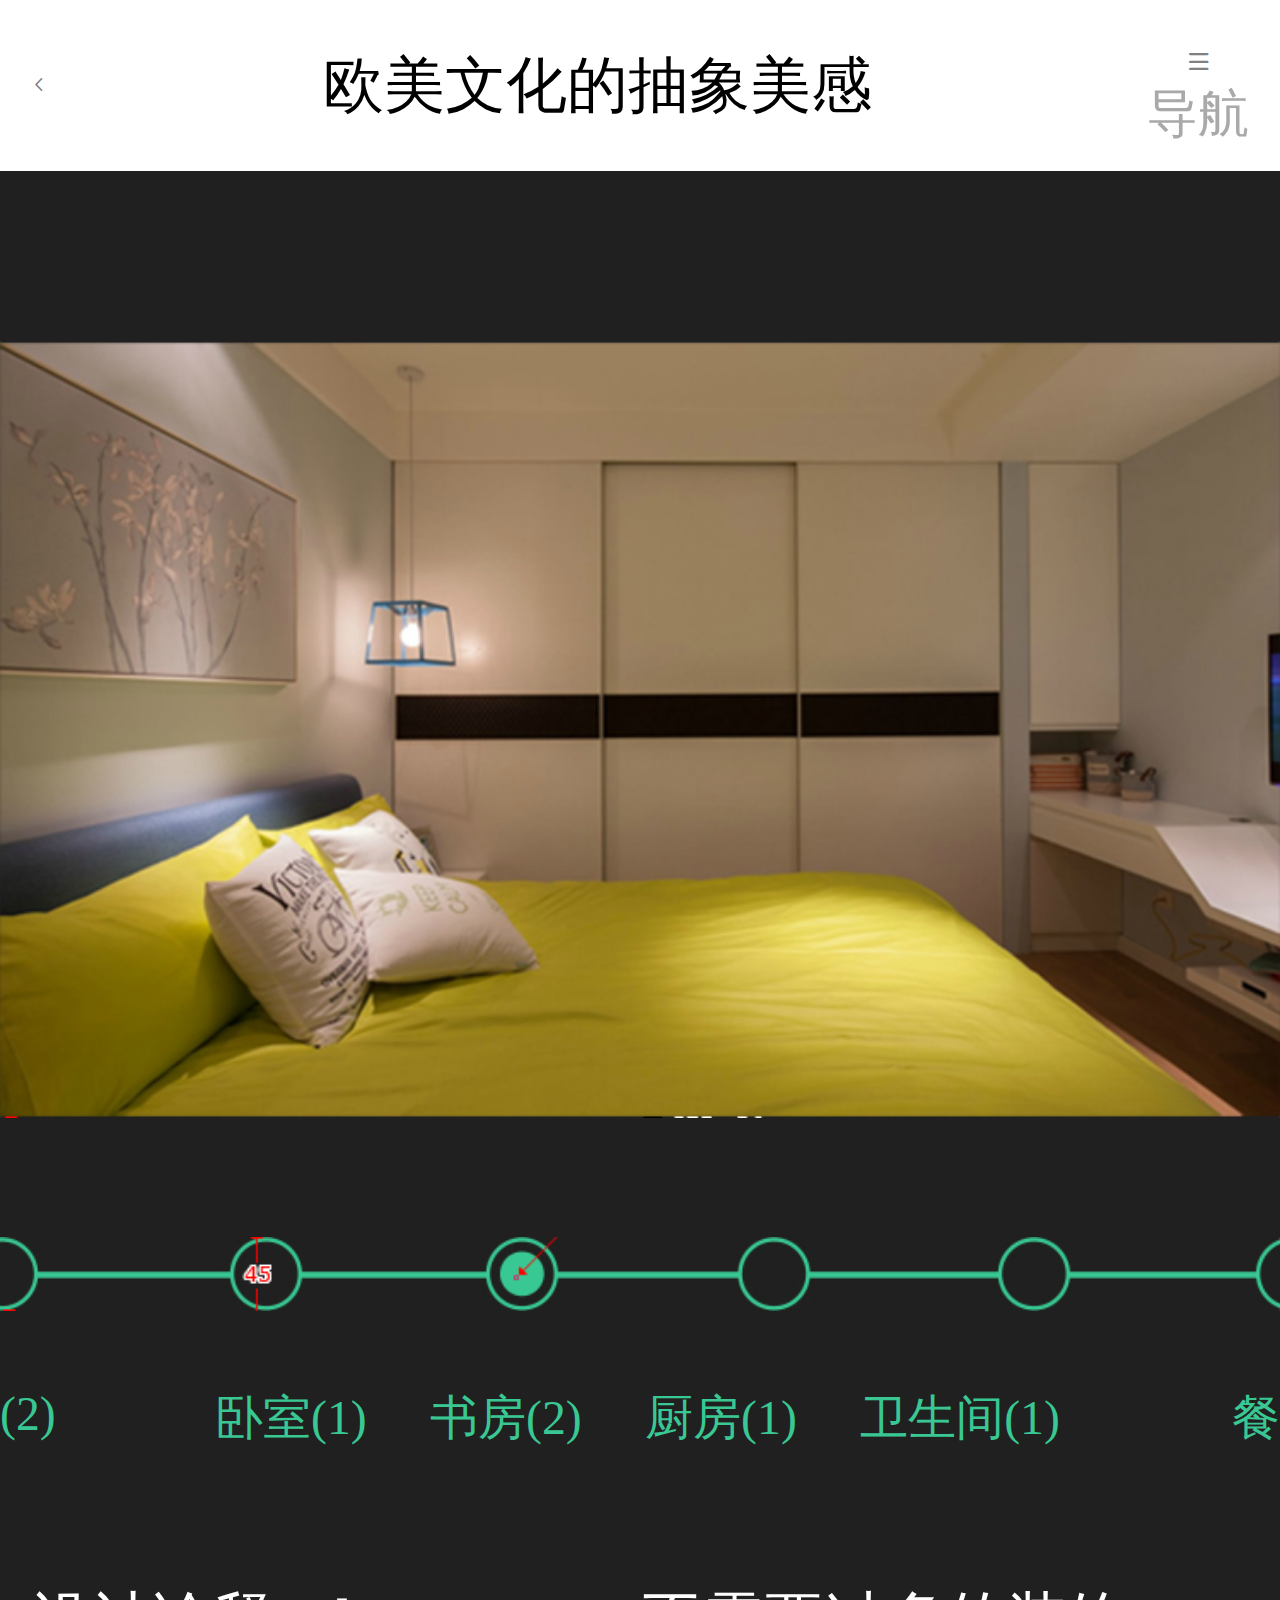
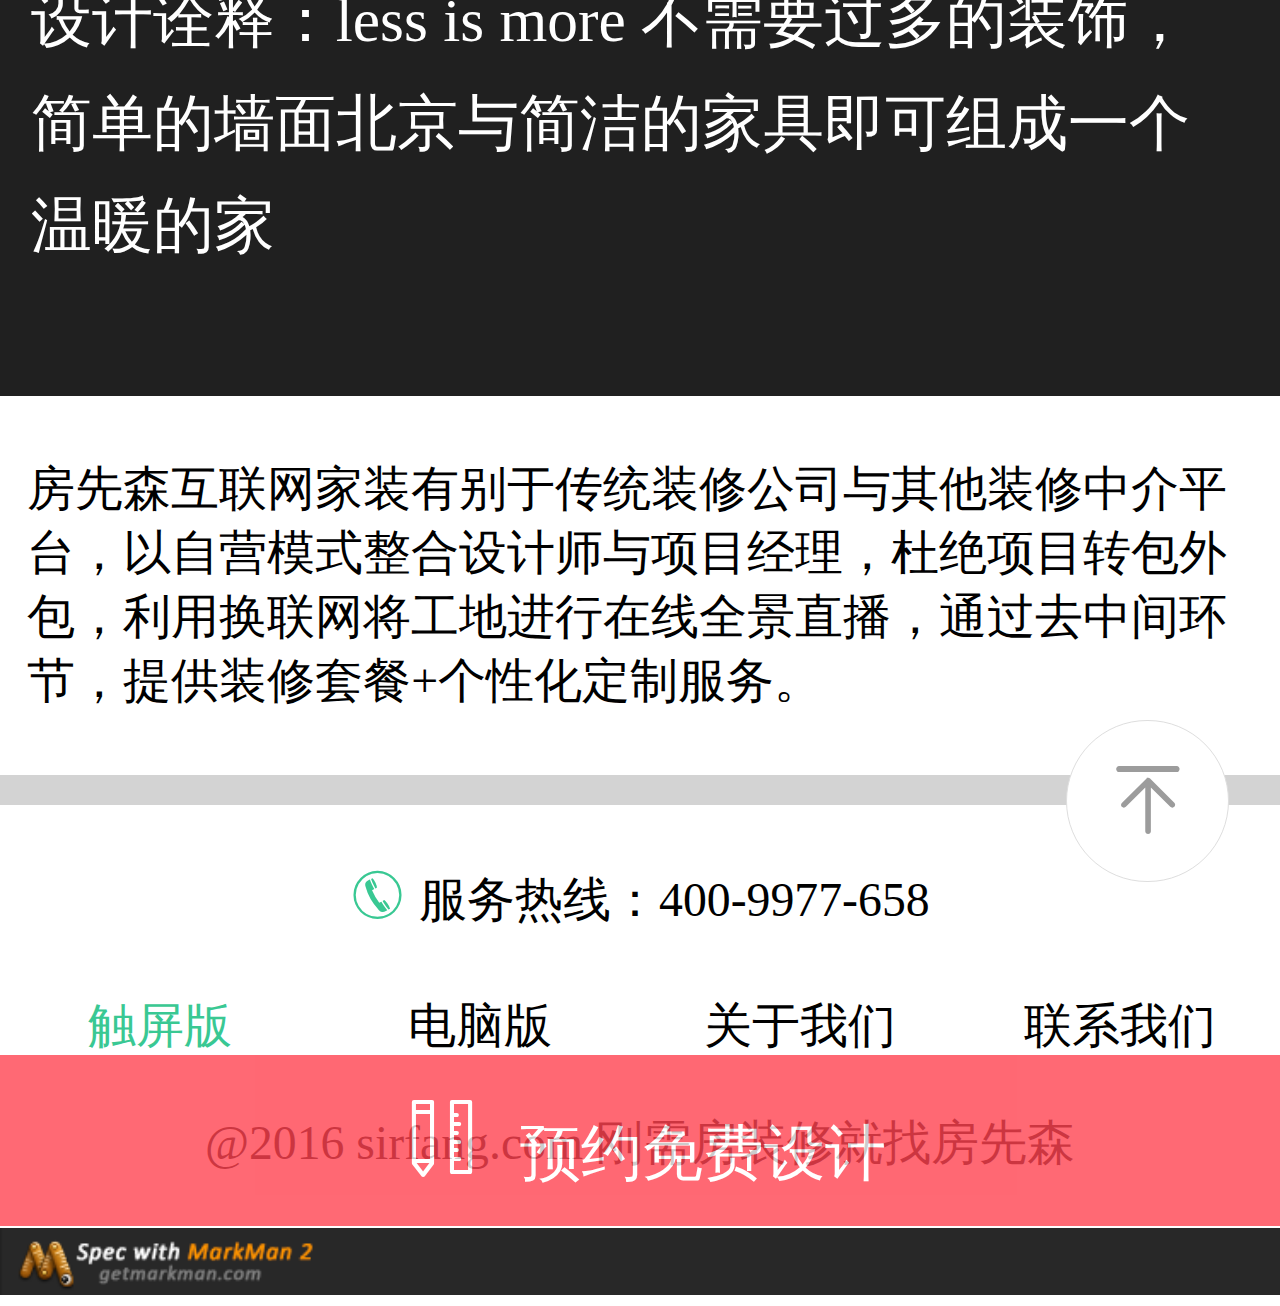
<file: 房先森/six.html>
<!DOCTYPE html>
<html>
	<head>
		<meta charset="UTF-8">
		<meta name="viewport" content="width=device-width,initial-scale=1,minimum-scale=1,maximum-scale=1,user-scalable=no" />
		<link rel="stylesheet" type="text/css" href="iconfont/iconfont.css"/>
		<link rel="stylesheet" type="text/css" href="css/six.css"/>
		<title></title>
	</head>
	<body>
		<!--头部-->
		<header>
			<span class="iconfont icon-back"></span>
			<p>欧美文化的抽象美感</p>
			<div><span class="iconfont icon-nav"></span><br />导航</div>
		</header>
		<!--中间-->
		<article>
			<img src="img/6图片详情页_spec_06.png"width="100%"/>
			<img src="img/6图片详情页_spec_08.png"width="100%"class="img2"/>
			<div class="tex1">
				<li>(2)</li>
				<li>卧室(1)</li>
				<li>书房(2)</li>
				<li>厨房(1)</li>
				<li>卫生间(1)</li>
				<li>餐</li>
			</div>
			<p class="tex">
				设计诠释：less is more 不需要过多的装饰，简单的墙面北京与简洁的家具即可组成一个温暖的家
			</p>
		</article>
		<!--底部-->
		<footer>
			<p>房先森互联网家装有别于传统装修公司与其他装修中介平台，以自营模式整合设计师与项目经理，杜绝项目转包外包，利用换联网将工地进行在线全景直播，通过去中间环节，提供装修套餐+个性化定制服务。</p>
		</footer>
		<div class="fw">
			<span class="iconfont icon-hot-line"> </span>服务热线：400-9977-658
			<p class="top"><span class="iconfont icon-top"></span></p>
			<div class="for">
				<li>触屏版</li>
				<li>电脑版</li>
				<li>关于我们</li>
				<li>联系我们</li>
			</div>
			<p class="yy">@2016 sirfang.com 刚需房装修就找房先森</p>
			<div class="col">
				<p>
					<span class="iconfont icon-design"></span>
					&nbsp;预约免费设计
				</p>
			</div>
			<img src="img/1最下.png"width="100%"/>
		</div>
	</body>
	<script type="text/javascript">
		window.onload=function(){
			document.documentElement.style.fontSize=innerWidth/7.5+"px";
		}
	</script>
</html>
</file>
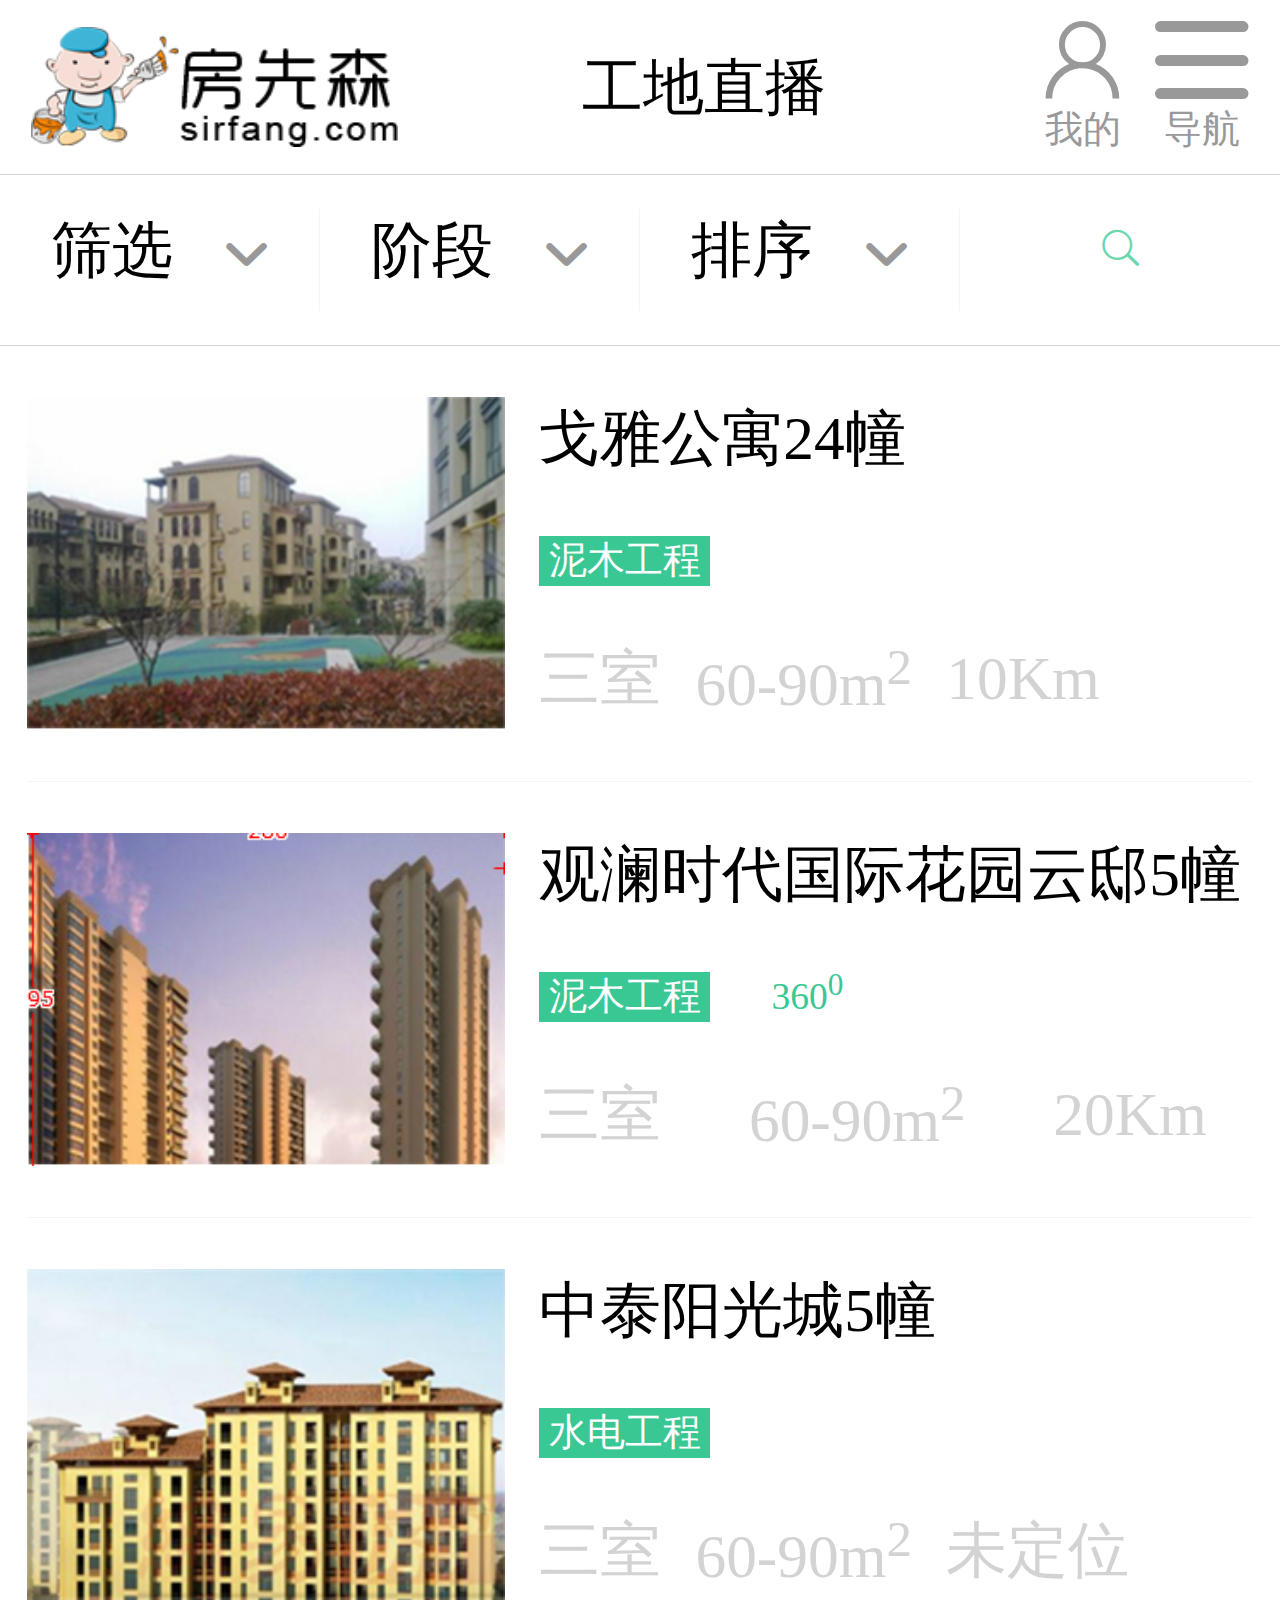
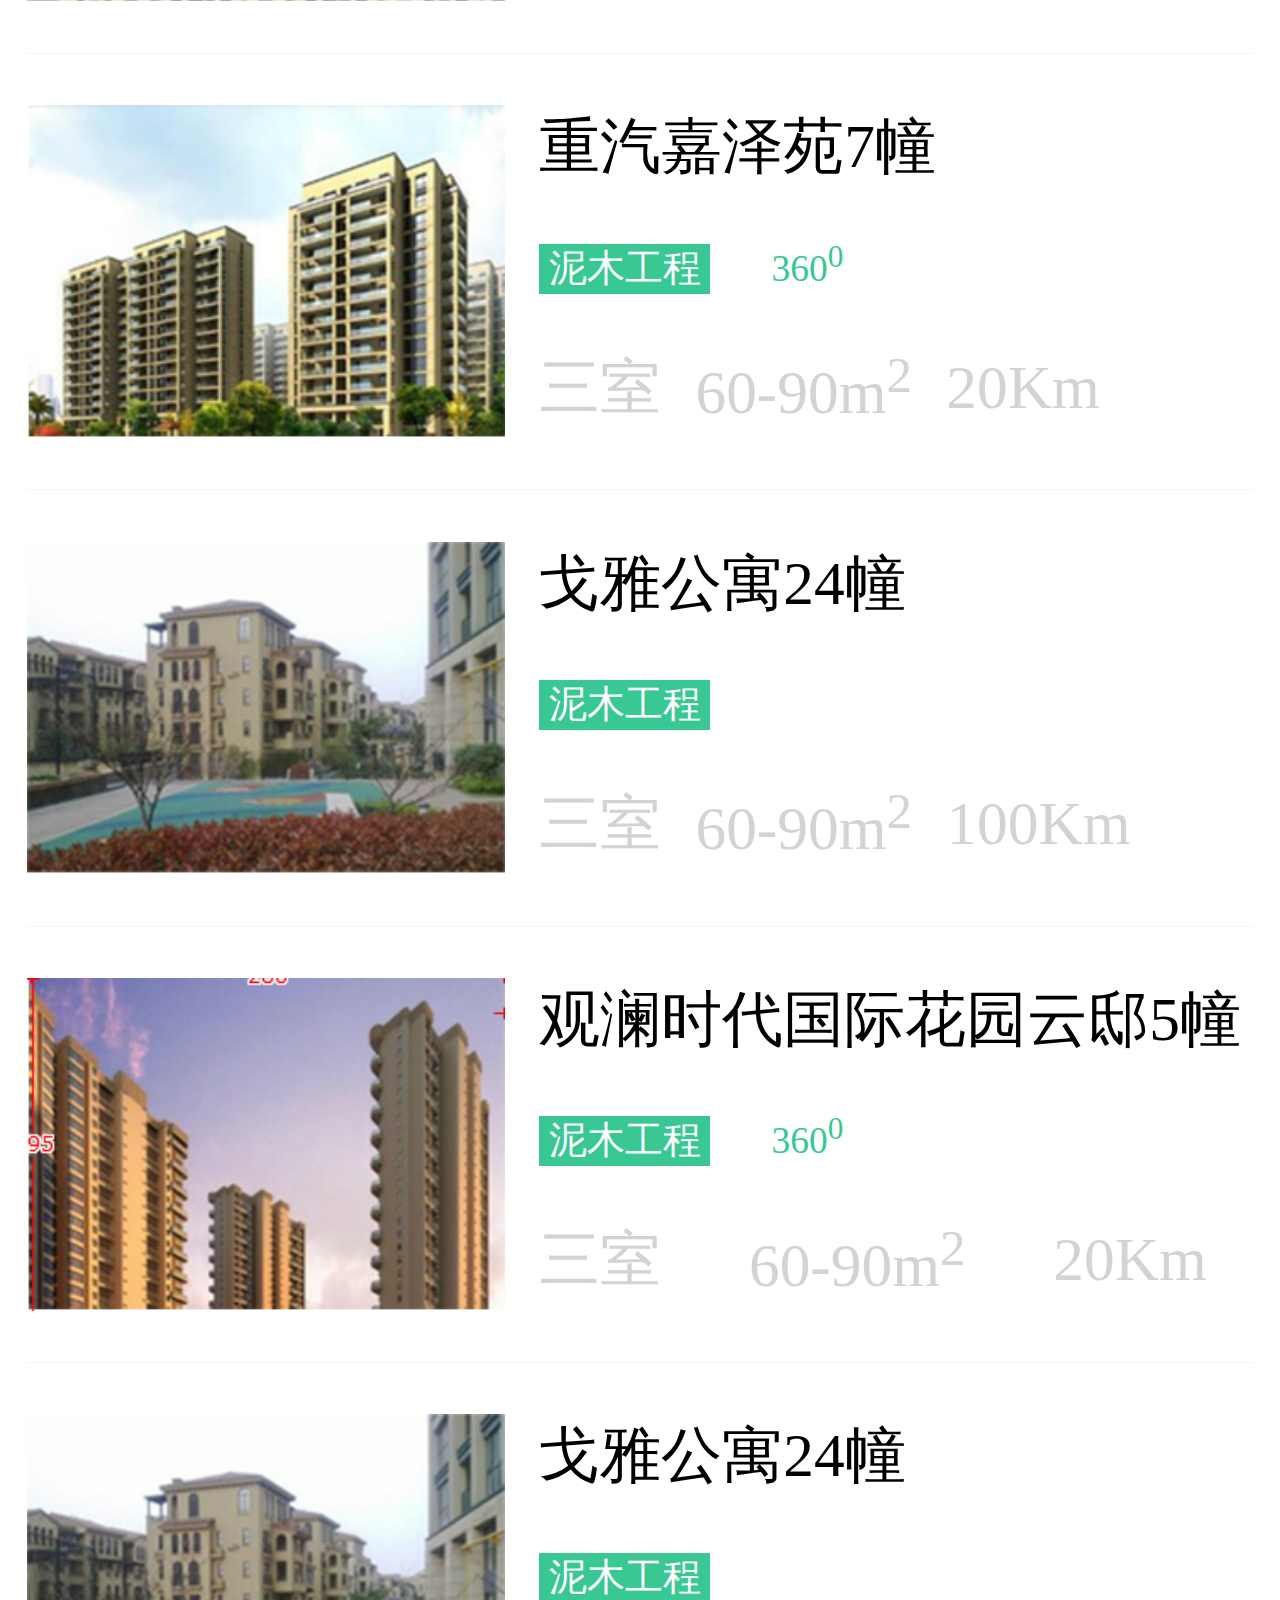
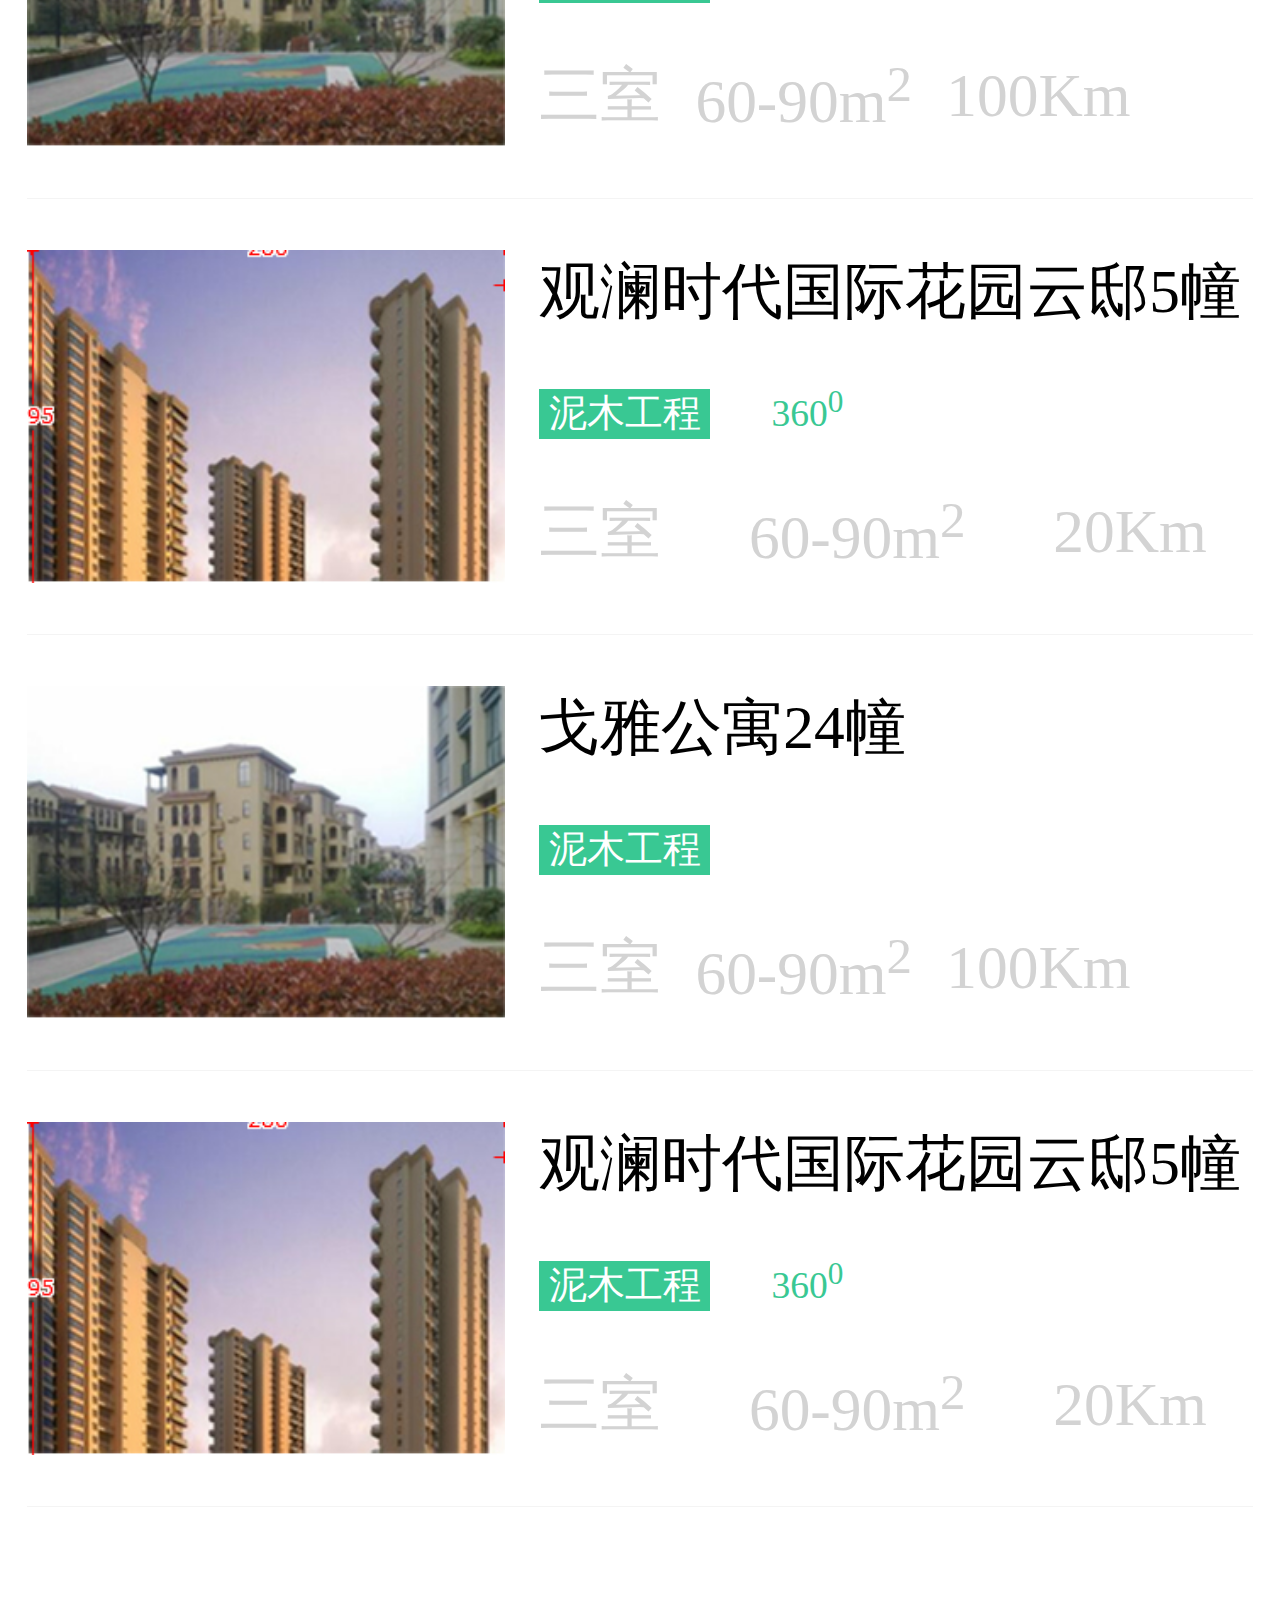
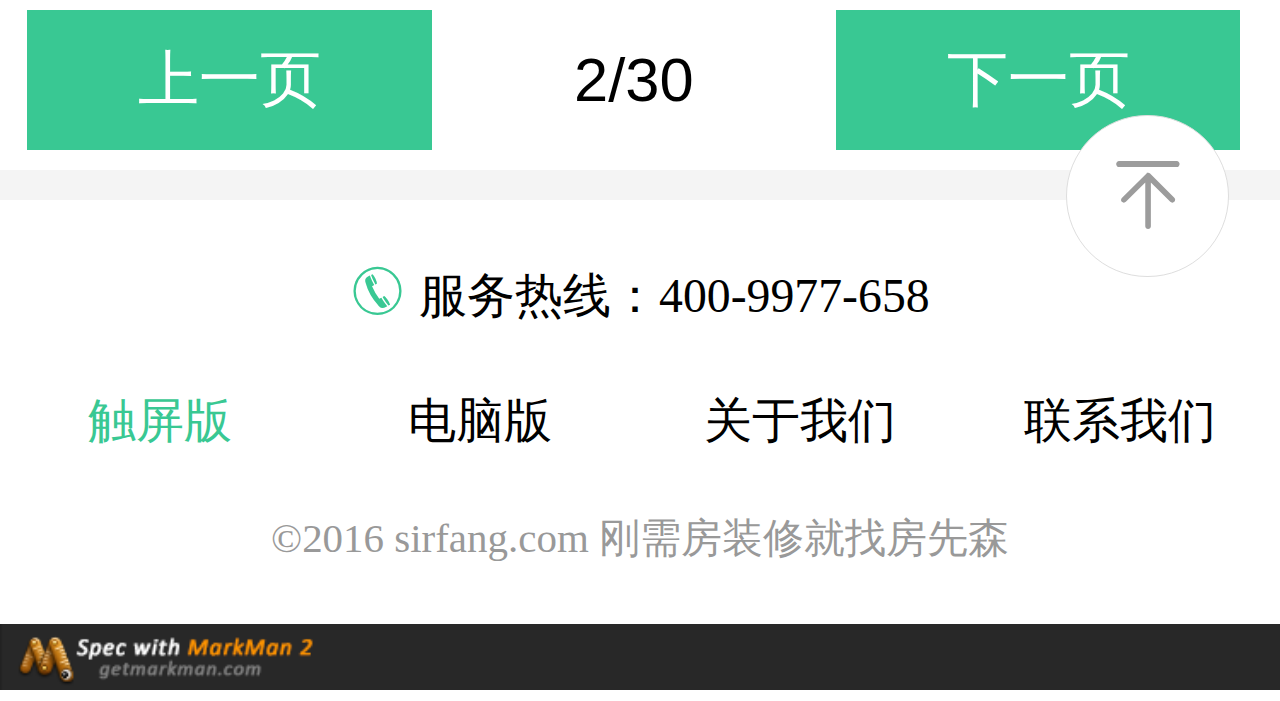
<file: 房先森/ten.html>
<!DOCTYPE html>
<html>
	<head>
		<meta charset="UTF-8">
		<meta name="viewport" content="width=device-width,initial-scale=1,minimum-scale=1,maximum-scale=1,user-scalable=no" />
		<link rel="stylesheet" type="text/css" href="iconfont/iconfont.css"/>
		<link rel="stylesheet" type="text/css" href="css/ten.css"/>
		<title></title>
	</head>
	<body>
		<!--头部-->
		<header>
			<img src="img/logo.png"/>
			<span>工地直播</span>
			<div class="rig">
				<div>
					<span class="iconfont icon-user"></span><br />我的
				</div>
				<div>
					<span class="iconfont icon-nav"></span><br />导航
				</div>
			</div>
		</header>
		<!--正文-->
		<article>
			<section class="hx">
				<div>筛选<span class="iconfont icon-down"></span></div>
				<div>阶段<span class="iconfont icon-down"></span></div>
				<div>排序<span class="iconfont icon-down"></span></div>
				<div><span class="iconfont icon-search"></span></div>
			</section>
			<section class="zj">
				<div class="z1">
					<img src="img/10工地直播列表_spec_07.png"/>
					<div class="zz">
						<div class="zz1">戈雅公寓24幢</div>
						<div class="zz2"><p>&nbsp;泥木工程&nbsp;</p><span><sup></sup></span></div>
						<div class="zz3">
							<span>三室</span>
							<span>60-90m<sup>2</sup></span>
							<span>10Km</span>
						</div>
					</div>
				</div>
				<div class="z1">
					<img src="img/10工地直播列表_spec_10.png"/>
					<div class="zz">
						<div class="zz1">观澜时代国际花园云邸5幢</div>
						<div class="zz2"><p>&nbsp;泥木工程&nbsp;</p><span>360<sup>0</sup></span></div>
						<div class="zz3">
							<span>三室</span>
							<span>60-90m<sup>2</sup></span>
							<span>20Km</span>
						</div>
					</div>
				</div>
				<div class="z1">
					<img src="img/10工地直播列表_spec_12.png"/>
					<div class="zz">
						<div class="zz1">中泰阳光城5幢</div>
						<div class="zz2"><p>&nbsp;水电工程&nbsp;</p><span><sup></sup></span></div>
						<div class="zz3">
							<span>三室</span>
							<span>60-90m<sup>2</sup></span>
							<span>未定位</span>
						</div>
					</div>
				</div>
				<div class="z1">
					<img src="img/10工地直播列表_spec_14.png"/>
					<div class="zz">
						<div class="zz1">重汽嘉泽苑7幢</div>
						<div class="zz2"><p>&nbsp;泥木工程&nbsp;</p><span>360<sup>0</sup></span></div>
						<div class="zz3">
							<span>三室</span>
							<span>60-90m<sup>2</sup></span>
							<span>20Km</span>
						</div>
					</div>
				</div>
				<div class="z1">
					<img src="img/10工地直播列表_spec_07.png"/>
					<div class="zz">
						<div class="zz1">戈雅公寓24幢</div>
						<div class="zz2"><p>&nbsp;泥木工程&nbsp;</p><span><sup></sup></span></div>
						<div class="zz3">
							<span>三室</span>
							<span>60-90m<sup>2</sup></span>
							<span>100Km</span>
						</div>
					</div>
				</div>
				<div class="z1">
					<img src="img/10工地直播列表_spec_10.png"/>
					<div class="zz">
						<div class="zz1">观澜时代国际花园云邸5幢</div>
						<div class="zz2"><p>&nbsp;泥木工程&nbsp;</p><span>360<sup>0</sup></span></div>
						<div class="zz3">
							<span>三室</span>
							<span>60-90m<sup>2</sup></span>
							<span>20Km</span>
						</div>
					</div>
				</div>
				<div class="z1">
					<img src="img/10工地直播列表_spec_07.png"/>
					<div class="zz">
						<div class="zz1">戈雅公寓24幢</div>
						<div class="zz2"><p>&nbsp;泥木工程&nbsp;</p><span><sup></sup></span></div>
						<div class="zz3">
							<span>三室</span>
							<span>60-90m<sup>2</sup></span>
							<span>100Km</span>
						</div>
					</div>
				</div>
				<div class="z1">
					<img src="img/10工地直播列表_spec_10.png"/>
					<div class="zz">
						<div class="zz1">观澜时代国际花园云邸5幢</div>
						<div class="zz2"><p>&nbsp;泥木工程&nbsp;</p><span>360<sup>0</sup></span></div>
						<div class="zz3">
							<span>三室</span>
							<span>60-90m<sup>2</sup></span>
							<span>20Km</span>
						</div>
					</div>
				</div>
				<div class="z1">
					<img src="img/10工地直播列表_spec_07.png"/>
					<div class="zz">
						<div class="zz1">戈雅公寓24幢</div>
						<div class="zz2"><p>&nbsp;泥木工程&nbsp;</p><span><sup></sup></span></div>
						<div class="zz3">
							<span>三室</span>
							<span>60-90m<sup>2</sup></span>
							<span>100Km</span>
						</div>
					</div>
				</div>
				<div class="z1">
					<img src="img/10工地直播列表_spec_10.png"/>
					<div class="zz">
						<div class="zz1">观澜时代国际花园云邸5幢</div>
						<div class="zz2"><p>&nbsp;泥木工程&nbsp;</p><span>360<sup>0</sup></span></div>
						<div class="zz3">
							<span>三室</span>
							<span>60-90m<sup>2</sup></span>
							<span>20Km</span>
						</div>
					</div>
				</div>
			</section>
			<section class="tex">
				<div class="t2">
					<button>上一页</button>
					<button>2/30</button>
					<button>下一页</button>
				</div>
			</section>
		</article>
		<!--页脚-->
		<div class="fw">
			<span class="iconfont icon-hot-line"> </span>服务热线：400-9977-658
			<p class="top"><span class="iconfont icon-top"></span></p>
			<div class="for">
				<li>触屏版</li>
				<li>电脑版</li>
				<li>关于我们</li>
				<li>联系我们</li>
			</div>
			<div class="ff">
				&copy;2016 sirfang.com 刚需房装修就找房先森
			</div>
			<img src="img/1最下.png"width="100%"/>
		</div>
	</body>
	<script type="text/javascript">
		window.onload=function(){
			 document.documentElement.style.fontSize=innerWidth/7.5+"px";
		}
	</script>
</html>
</file>
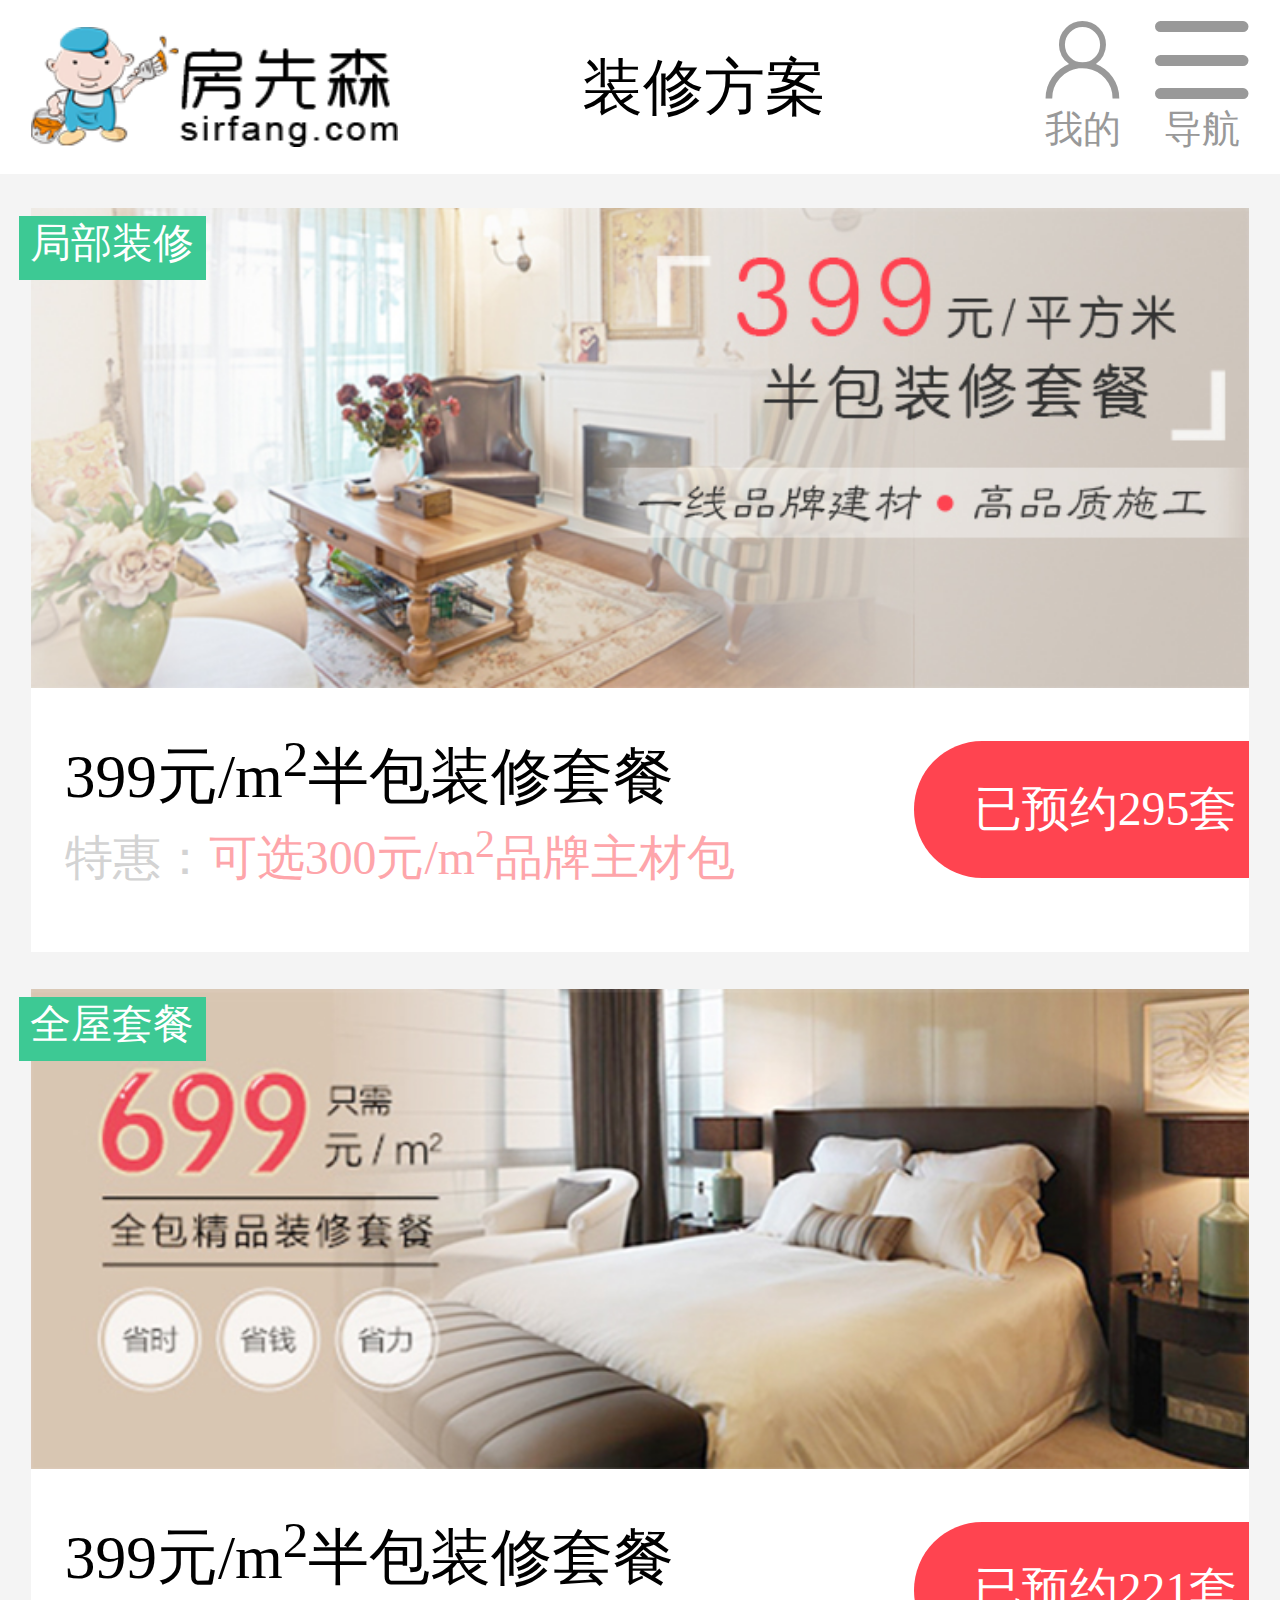
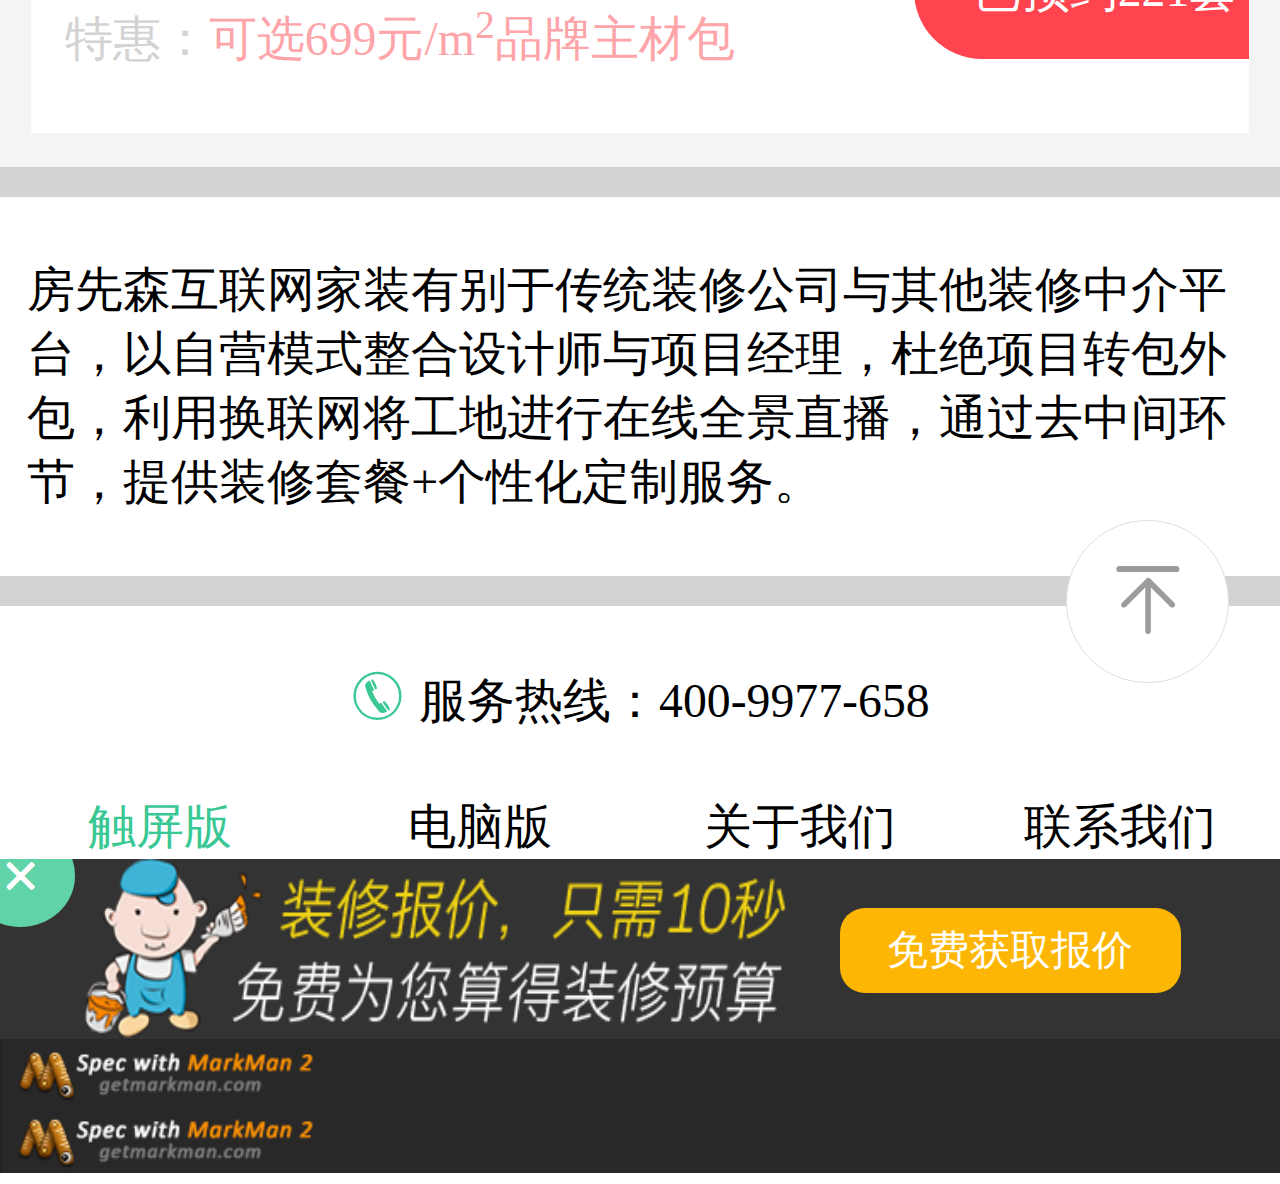
<file: 房先森/thirteen.html>
<!DOCTYPE html>
<html>
	<head>
		<meta charset="UTF-8">
		<meta name="viewport" content="width=device-width,initial-scale=1,minimum-scale=1,maximum-scale=1,user-scalable=no" />
		<link rel="stylesheet" type="text/css" href="iconfont/iconfont.css"/>
		<link rel="stylesheet" type="text/css" href="css/thirteen.css"/>
		<title></title>
	</head>
	<body>
		<!--头部-->
		<header>
			<img src="img/logo.png"/>
			<span>装修方案</span>
			<div class="rig">
				<div>
					<span class="iconfont icon-user"></span><br />我的
				</div>
				<div>
					<span class="iconfont icon-nav"></span><br />导航
				</div>
			</div>
		</header>
		<!--正文-->
		<article>
			<section class="jb">
				<img src="img/case.jpg"/>
				<p>局部装修</p>
				<div>
					<div>
						<p>399元/m<sup>2</sup>半包装修套餐</p>
						<span>特惠：<font>可选300元/m<sup>2</sup>品牌主材包</font></span>
					</div>
					<p>已预约295套&nbsp;</p>
				</div>
			</section>
			<section class="jb">
				<img src="img/case1.jpg"/>
				<p>全屋套餐</p>
				<div>
					<div>
						<p>399元/m<sup>2</sup>半包装修套餐</p>
						<span>特惠：<font>可选699元/m<sup>2</sup>品牌主材包</font></span>
					</div>
					<p>已预约221套&nbsp;</p>
				</div>
			</section>
		</article>
		<!--页脚-->
		<footer>
			<p>房先森互联网家装有别于传统装修公司与其他装修中介平台，以自营模式整合设计师与项目经理，杜绝项目转包外包，利用换联网将工地进行在线全景直播，通过去中间环节，提供装修套餐+个性化定制服务。</p>
		</footer>
		<div class="fw">
			<span class="iconfont icon-hot-line"> </span>服务热线：400-9977-658
			<p class="top"><span class="iconfont icon-top"></span></p>
			<div class="for">
				<li>触屏版</li>
				<li>电脑版</li>
				<li>关于我们</li>
				<li>联系我们</li>
			</div>
			<div class="mf">
				<div>
					<span class="iconfont icon-close"></span>
					<img src="img/免费.png"/>
					<p>免费获取报价</p>
				</div>
				<img src="img/1首页_spec_86.png"width="100%"/>
			</div>
		</div>
	</body>
	<script type="text/javascript">
		window.onload=function(){
			document.documentElement.style.fontSize=innerWidth/7.5+"px";
		}
	</script>
</html>
</file>
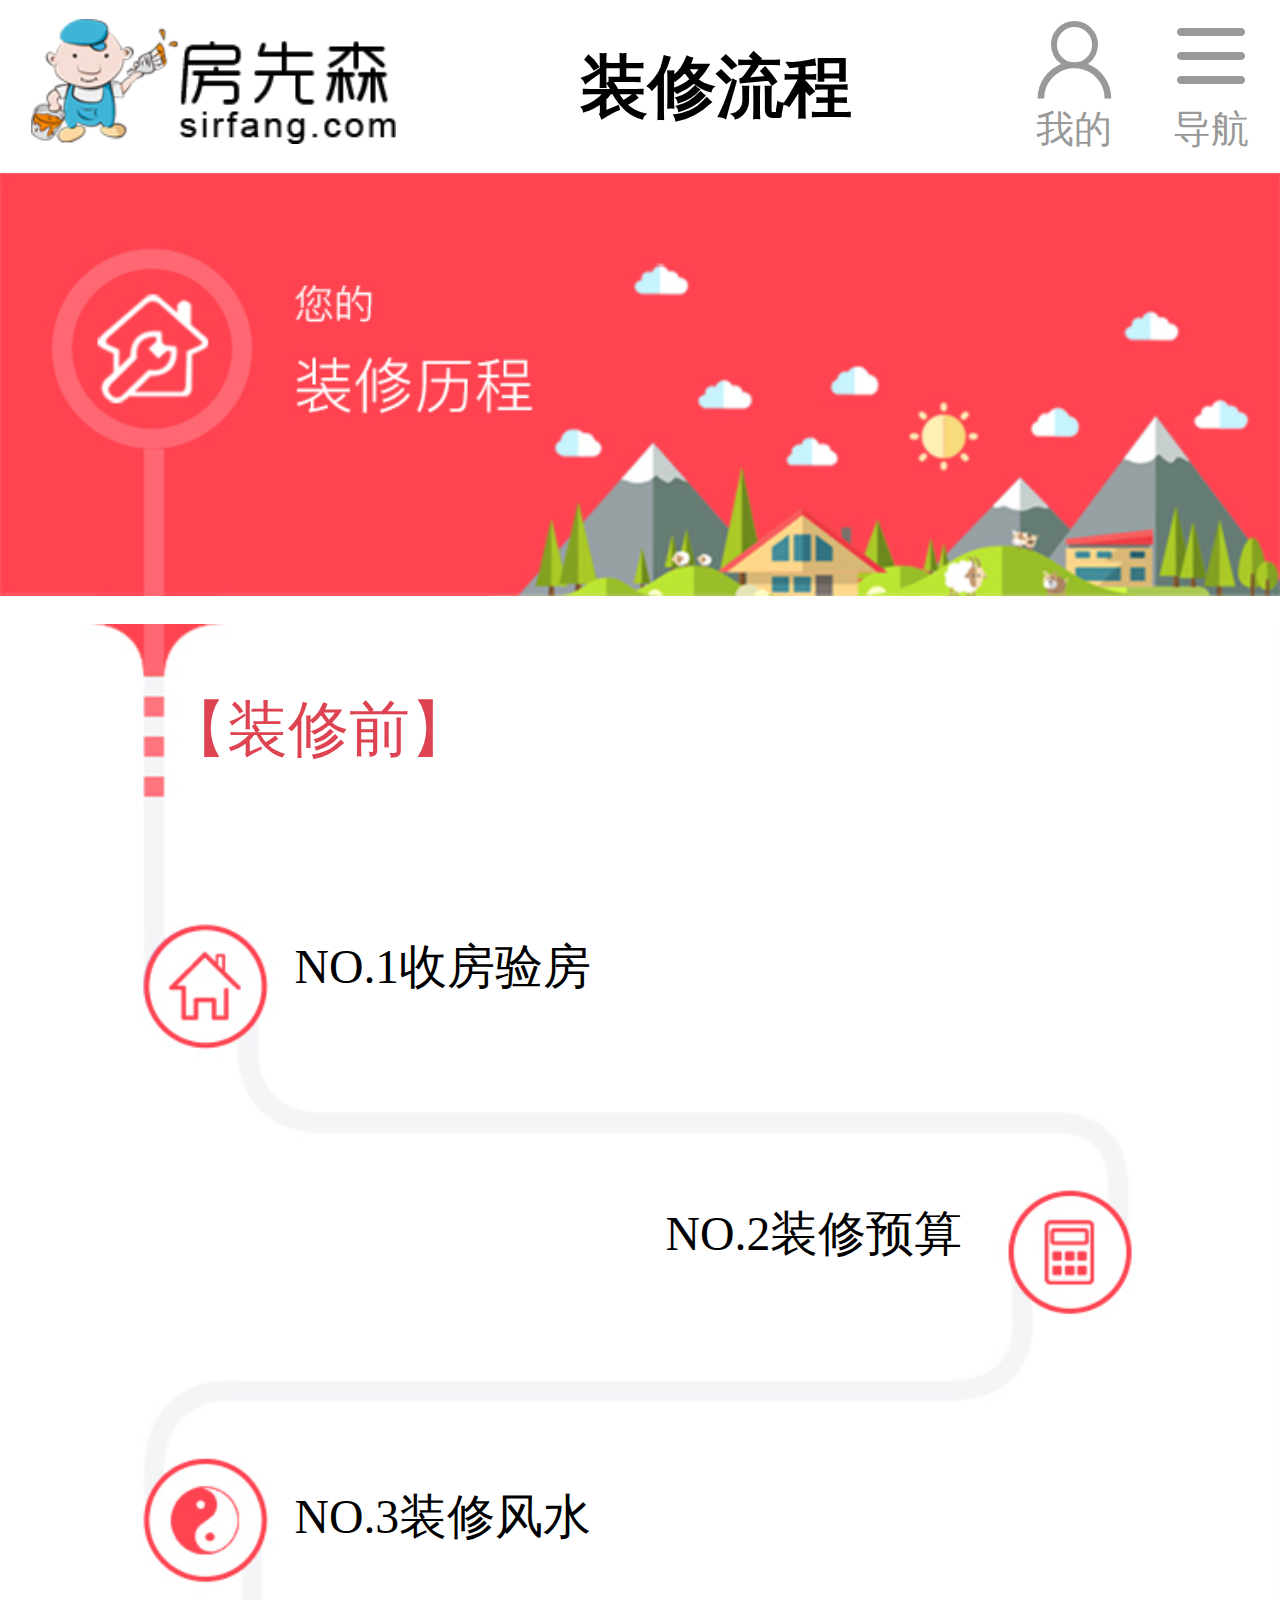
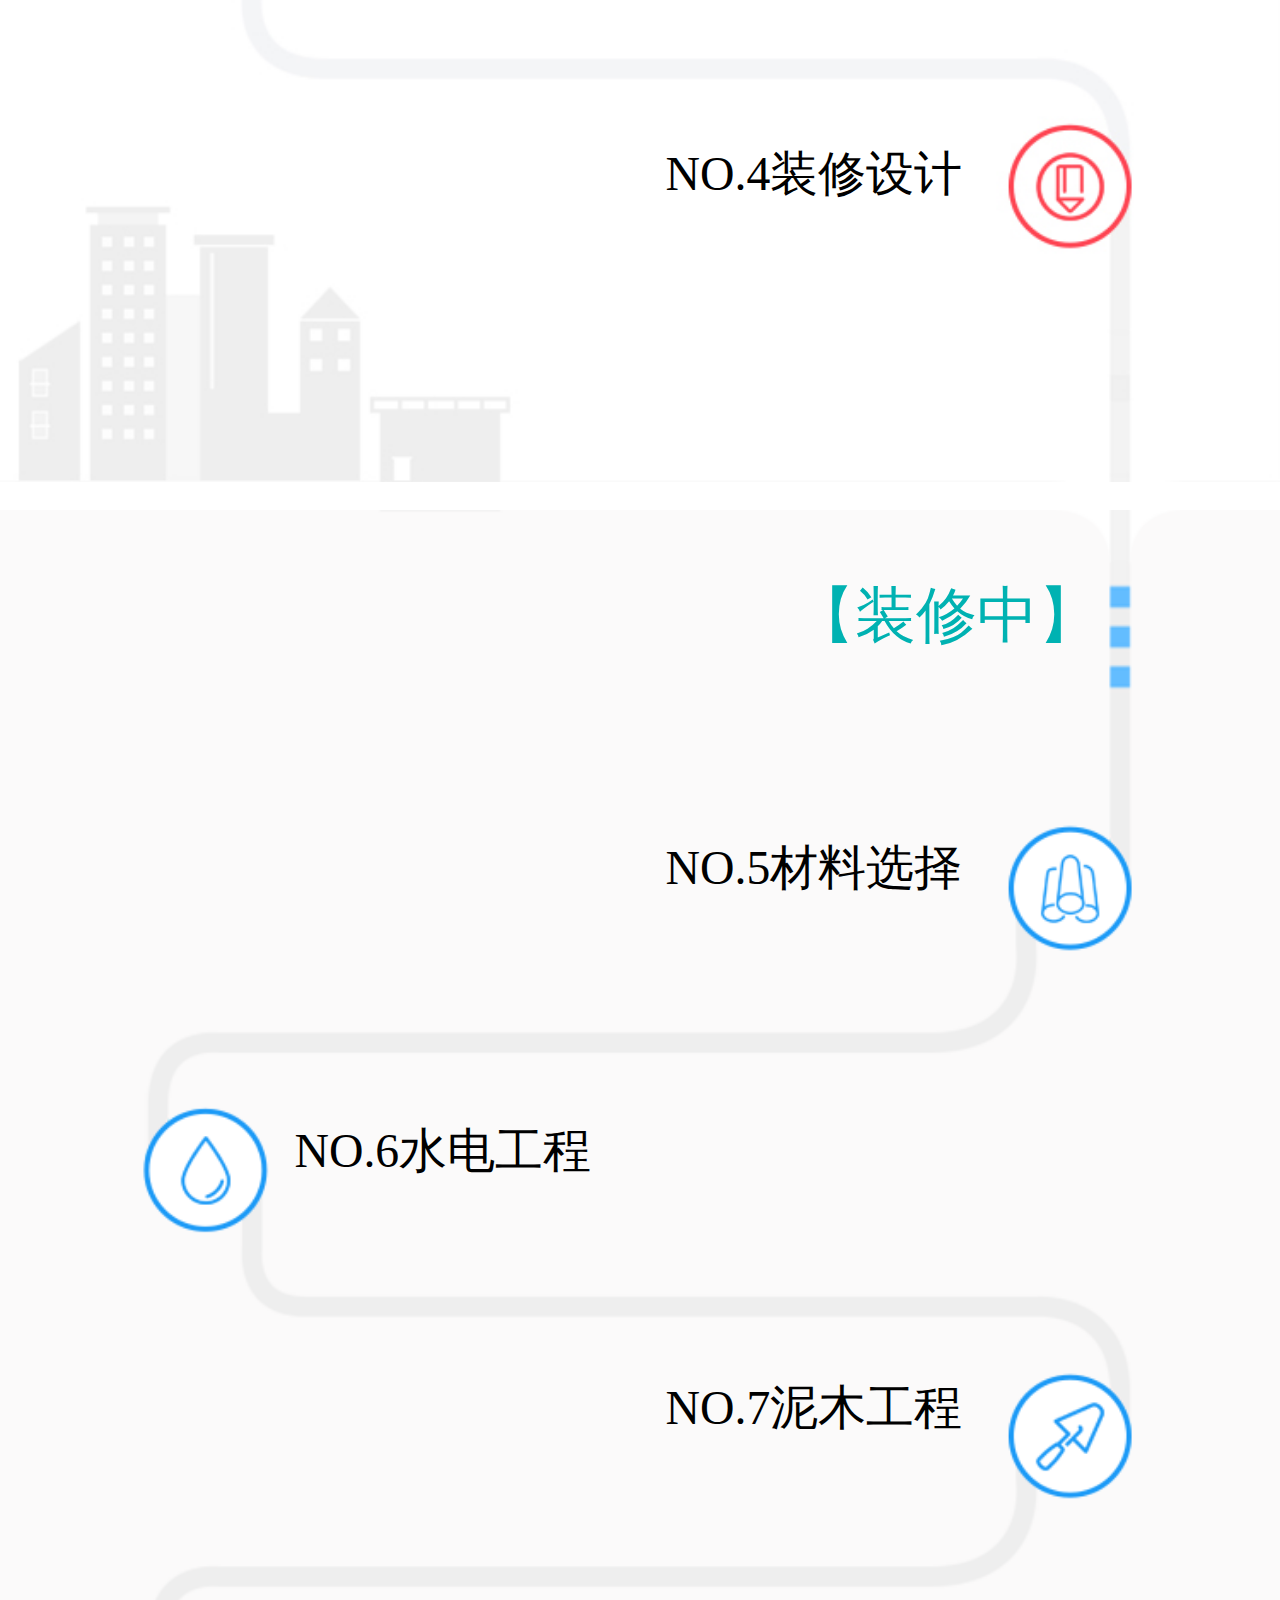
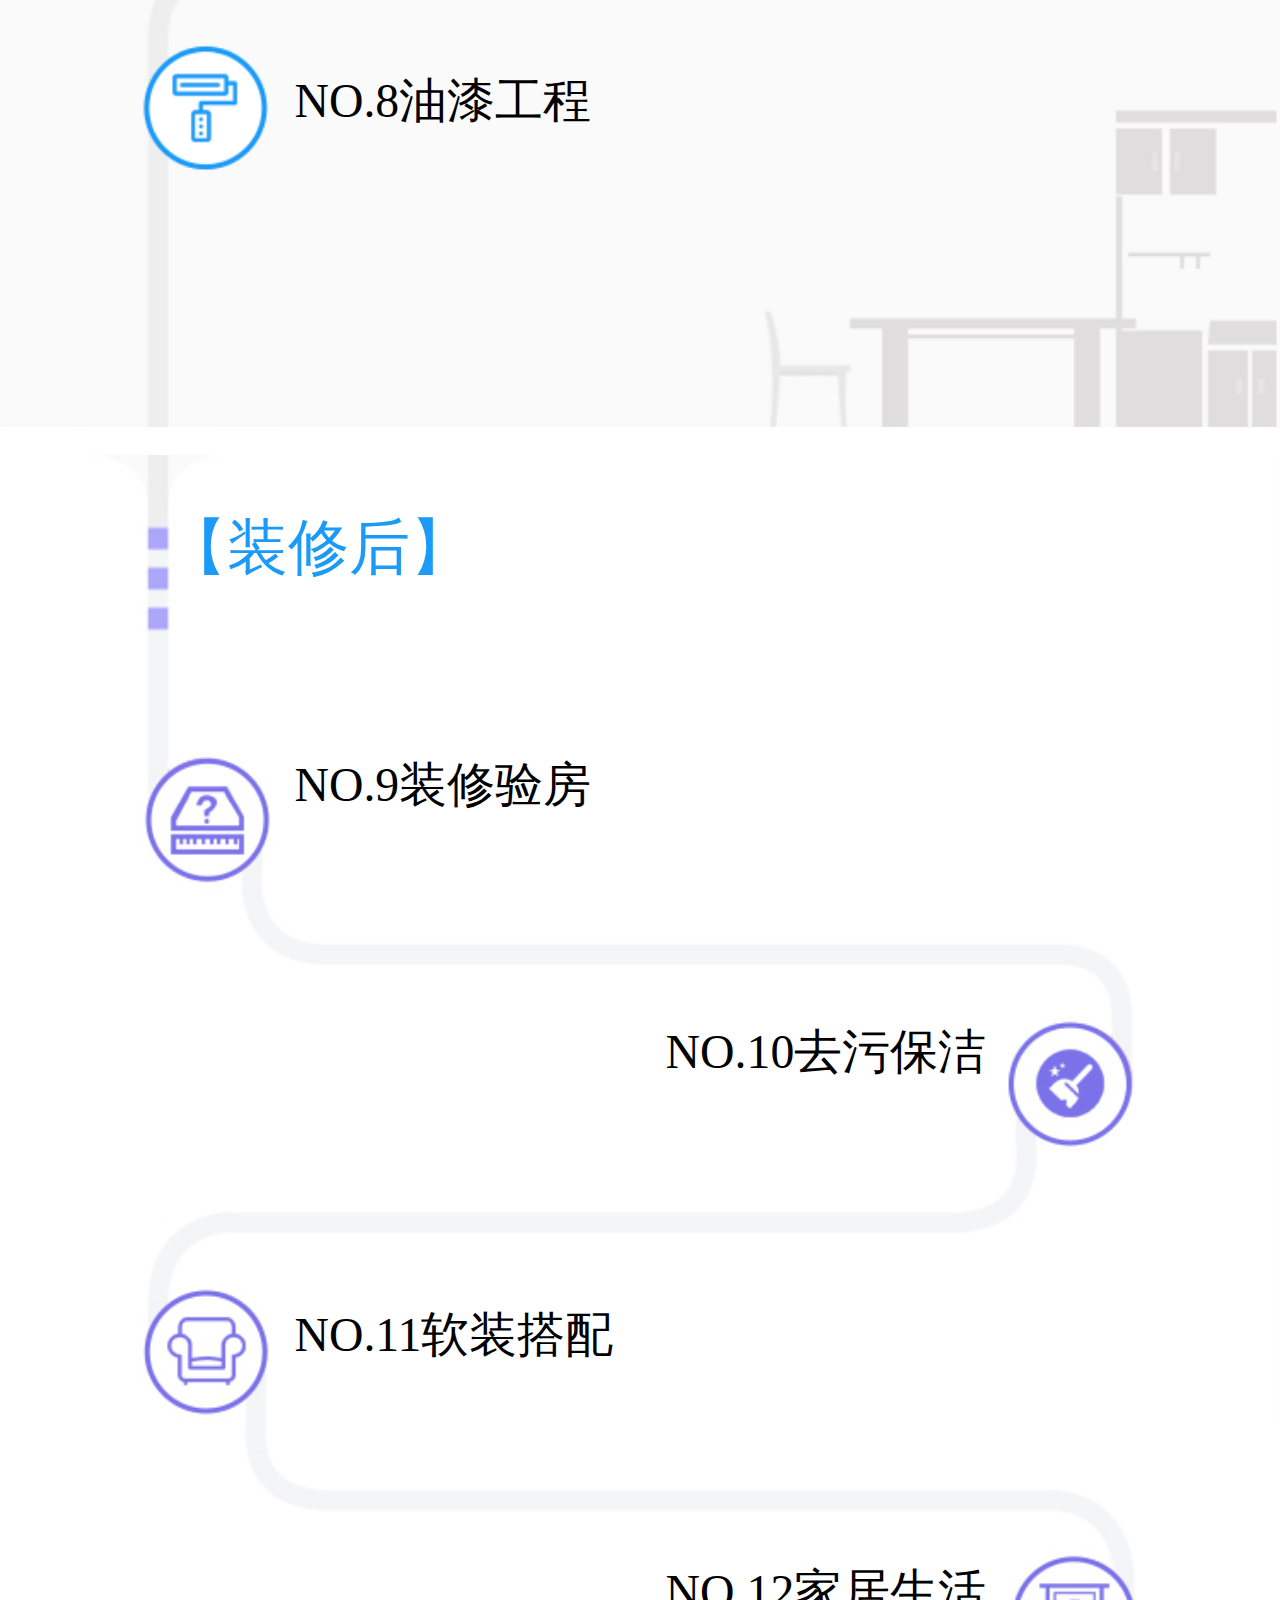
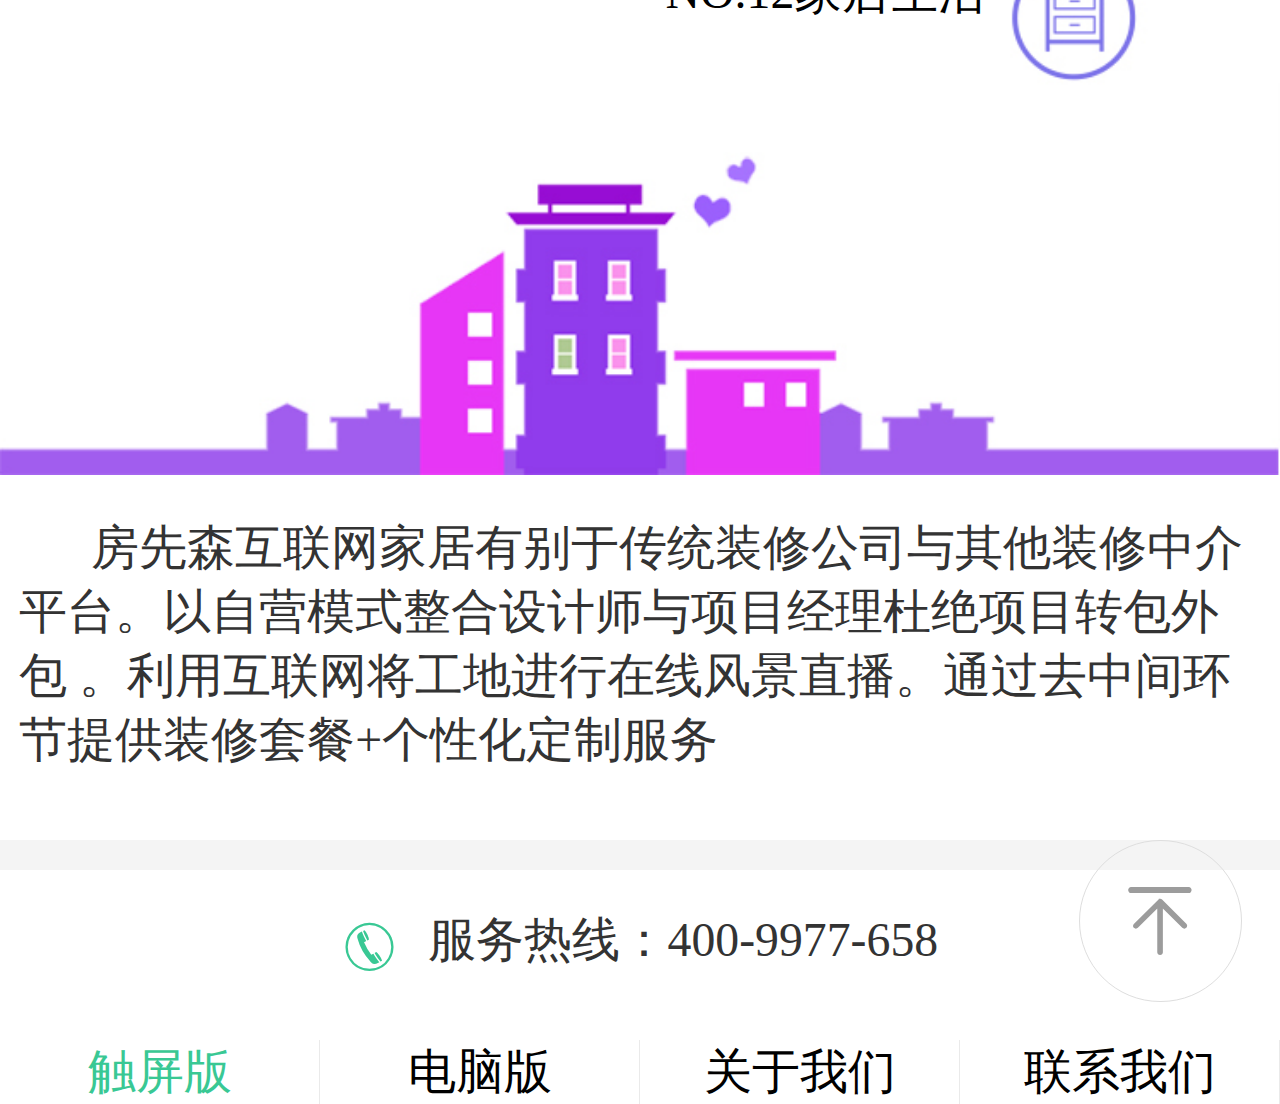
<file: 房先森/three.html>
<!DOCTYPE html>
<html>
	<head>
		<meta charset="utf-8" />
		<meta name="viewport" content="width=device-width,initial-scale=1,minimum-scale=1,maximum-scale=1,user-scalable=no" />
		<link rel="stylesheet" type="text/css" href="iconfont/iconfont.css"/>
		<link rel="stylesheet" type="text/css" href="css/three.css"/>
		<title></title>
	</head>
	<body>
		<!--头部-->
		<div class="header">
			<div><img src="img/logo.png"/></div>
			<div>装修流程</div>
			<div>
				<li><span class="icon iconfont icon-user"></span><span>我的</span></li>
				<li><span class="icon iconfont icon-nav"></span><span>导航</span></li>
			</div>
		</div>
		<div class="div_a">
			<img src="img/process1.jpg"/>
			<img src="img/process2.jpg"/>
			<img src="img/process3.png"/>
			<img src="img/process4.jpg"/>
			<span>【装修前】</span>
			<div>NO.1收房验房</div>
			<div>NO.2装修预算</div>
			<div>NO.3装修风水</div>
			<div>NO.4装修设计</div>
			<span>【装修中】</span>
			<div>NO.5材料选择</div>
			<div>NO.6水电工程</div>
			<div>NO.7泥木工程</div>
			<div>NO.8油漆工程</div>
			<span>【装修后】</span>
			<div>NO.9装修验房</div>
			<div>NO.10去污保洁</div>
			<div>NO.11软装搭配</div>
			<div>NO.12家居生活</div>
		</div>
		<div class="div_b">
			&nbsp;&nbsp;&nbsp;&nbsp;&nbsp;&nbsp;房先森互联网家居有别于传统装修公司与其他装修中介平台。以自营模式整合设计师与项目经理杜绝项目转包外包
			。利用互联网将工地进行在线风景直播。通过去中间环节提供装修套餐+个性化定制服务
		</div>
		<!--向上-->
		<div class="footer_a">
			<li><span class="icon iconfont icon-top"></span></li>
		</div>
		<!--服务热线-->
		<div class="footer_b">
			<li>
				<span class="icon iconfont icon-hot-line"></span>
				<span>服务热线：400-9977-658</span>
			</li>
		</div>		
		<!--底部-->
		<footer>
			<li>触屏版</li>
			<li>电脑版</li>
			<li>关于我们</li>
			<li>联系我们</li>
		</footer>
	</body>
	<script type="text/javascript">
		window.onload = function(){
			var deviceWidth = document.documentElement.clientWidth;
			document.documentElement.style.fontSize = deviceWidth / 7.5 + 'px';
		}
	</script>
</html>
</file>
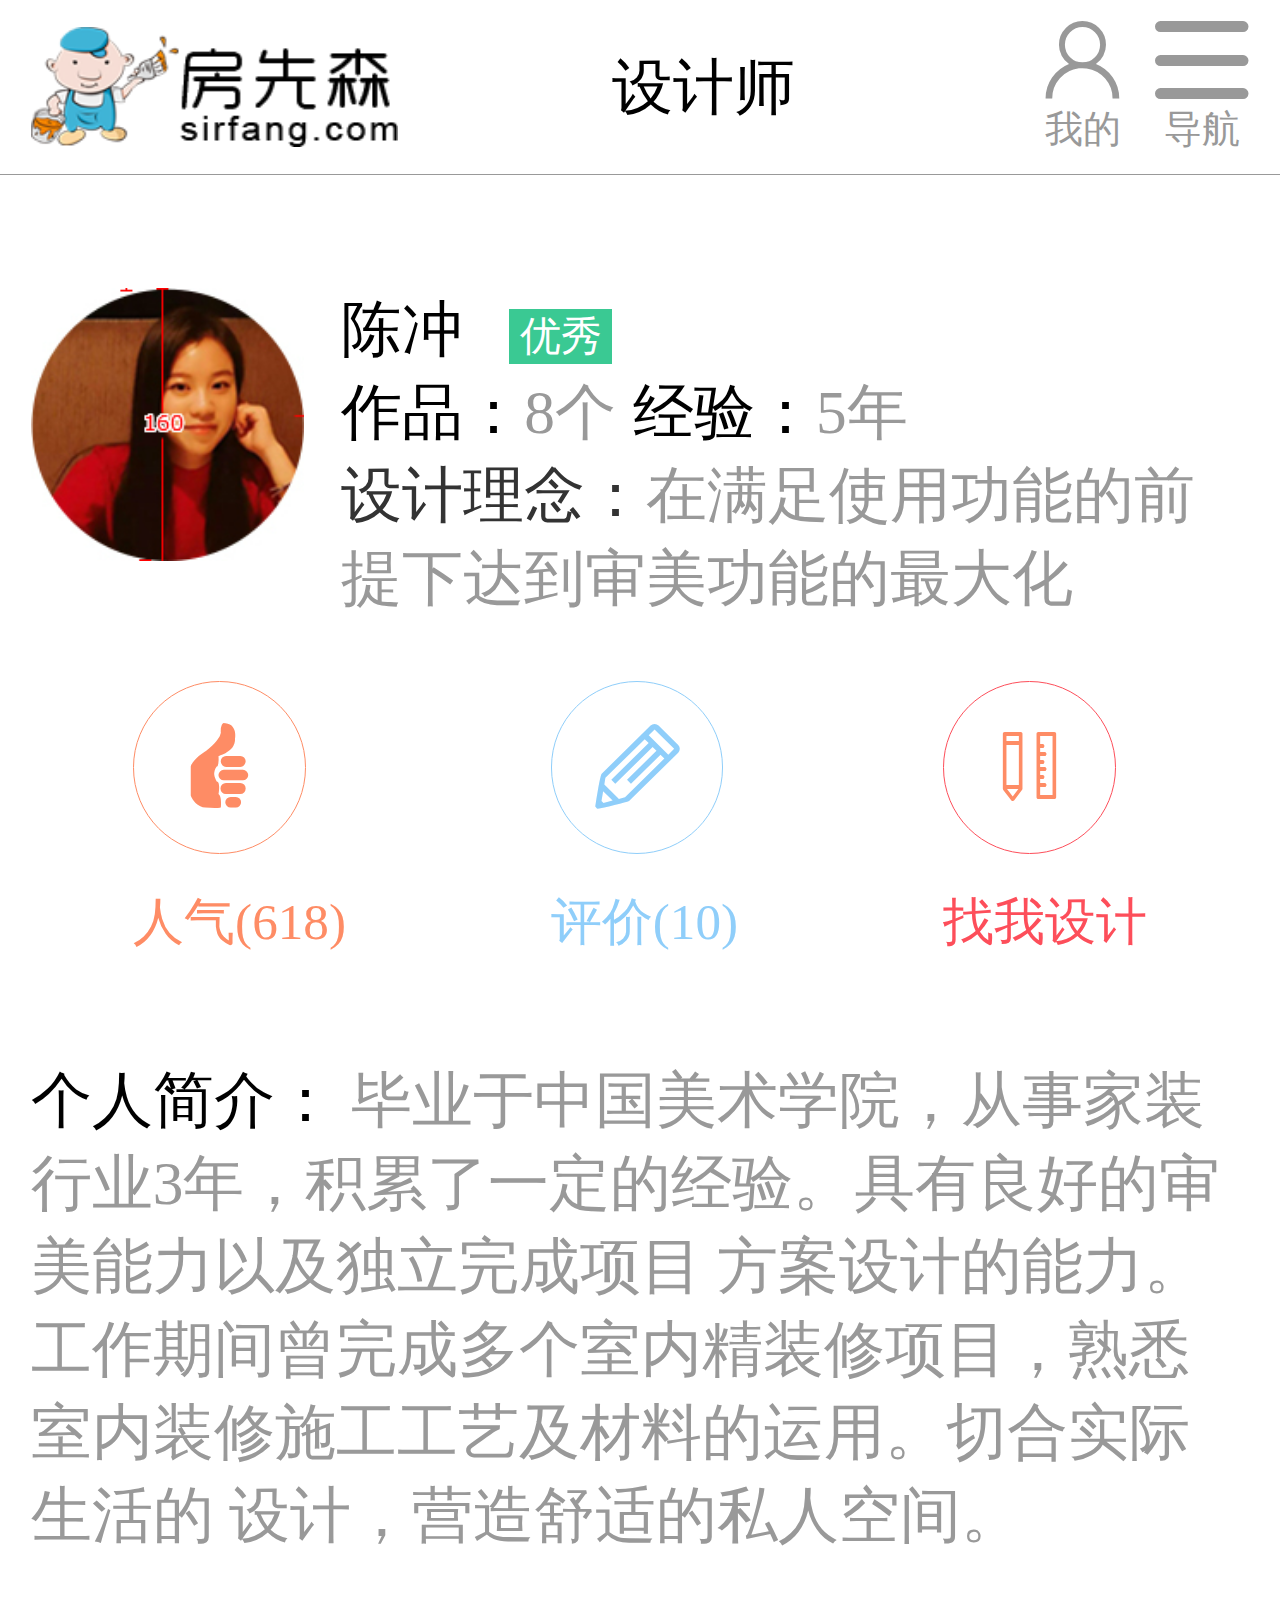
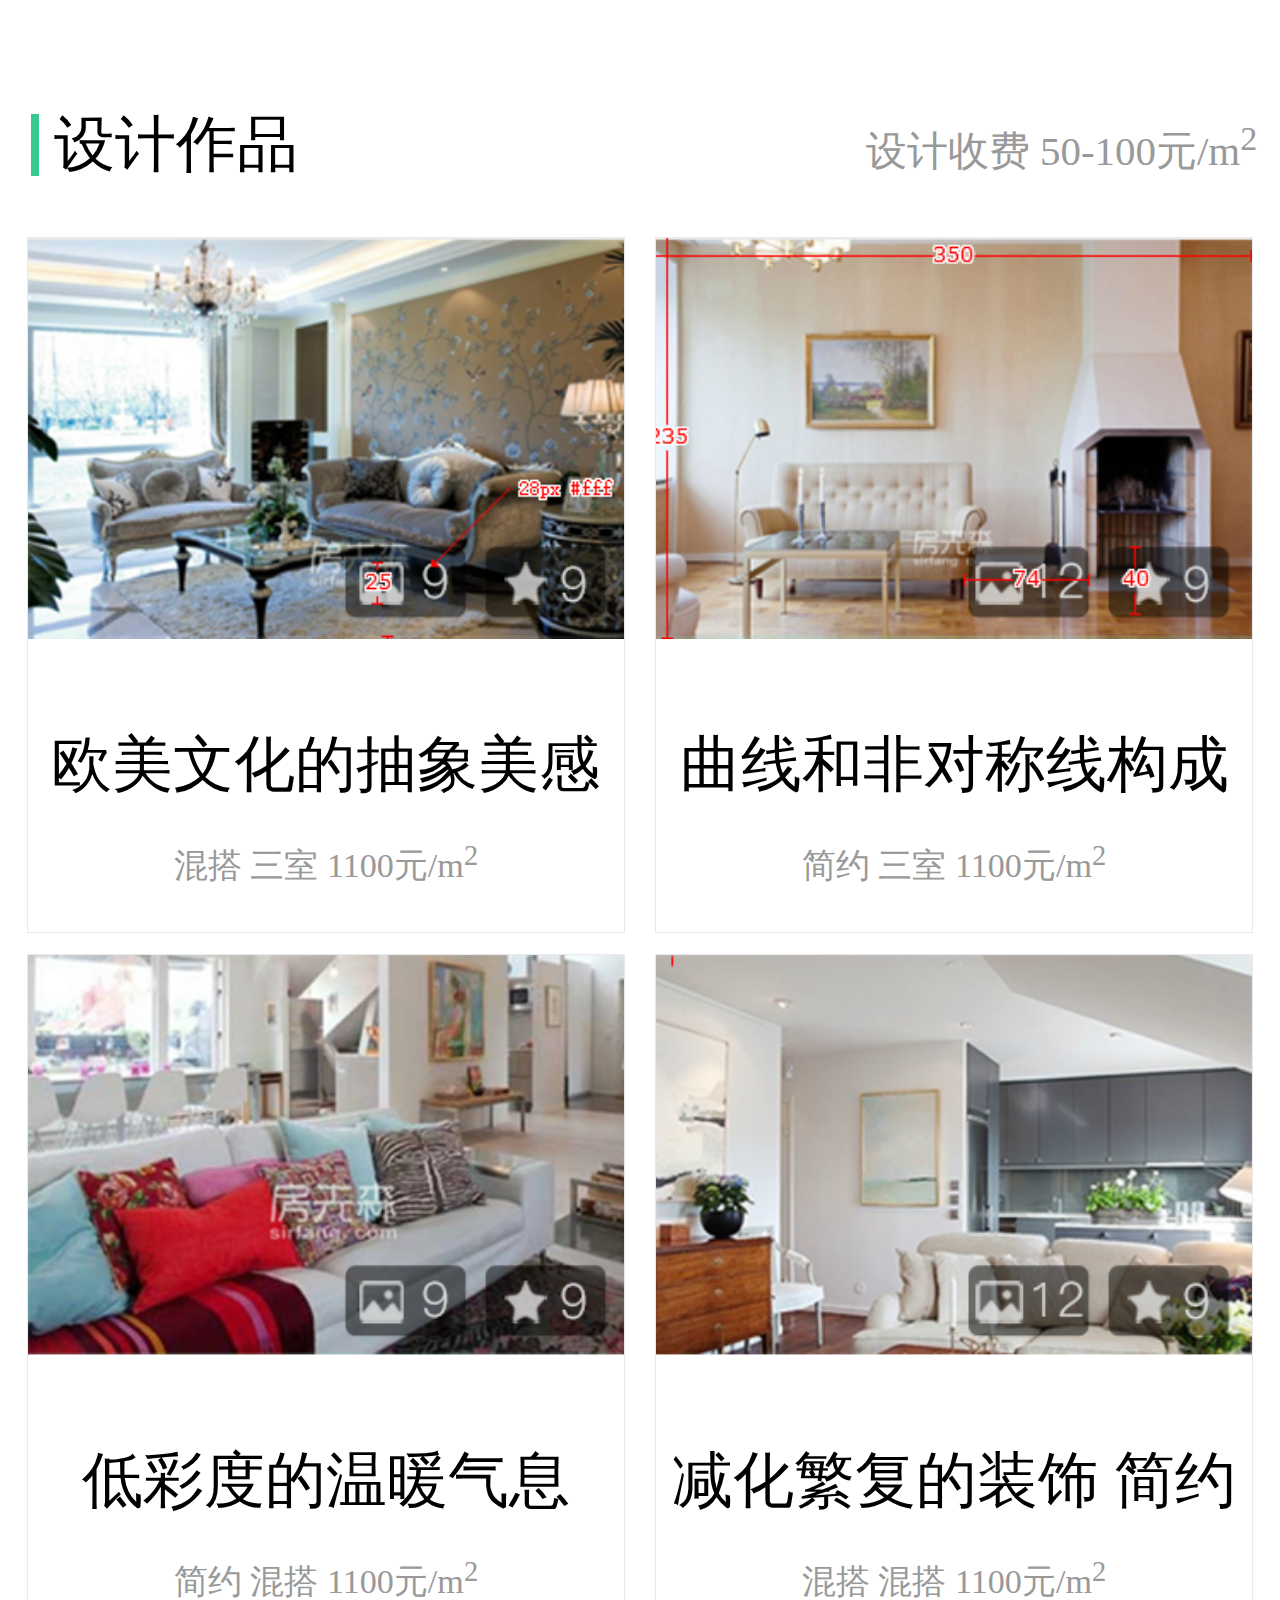
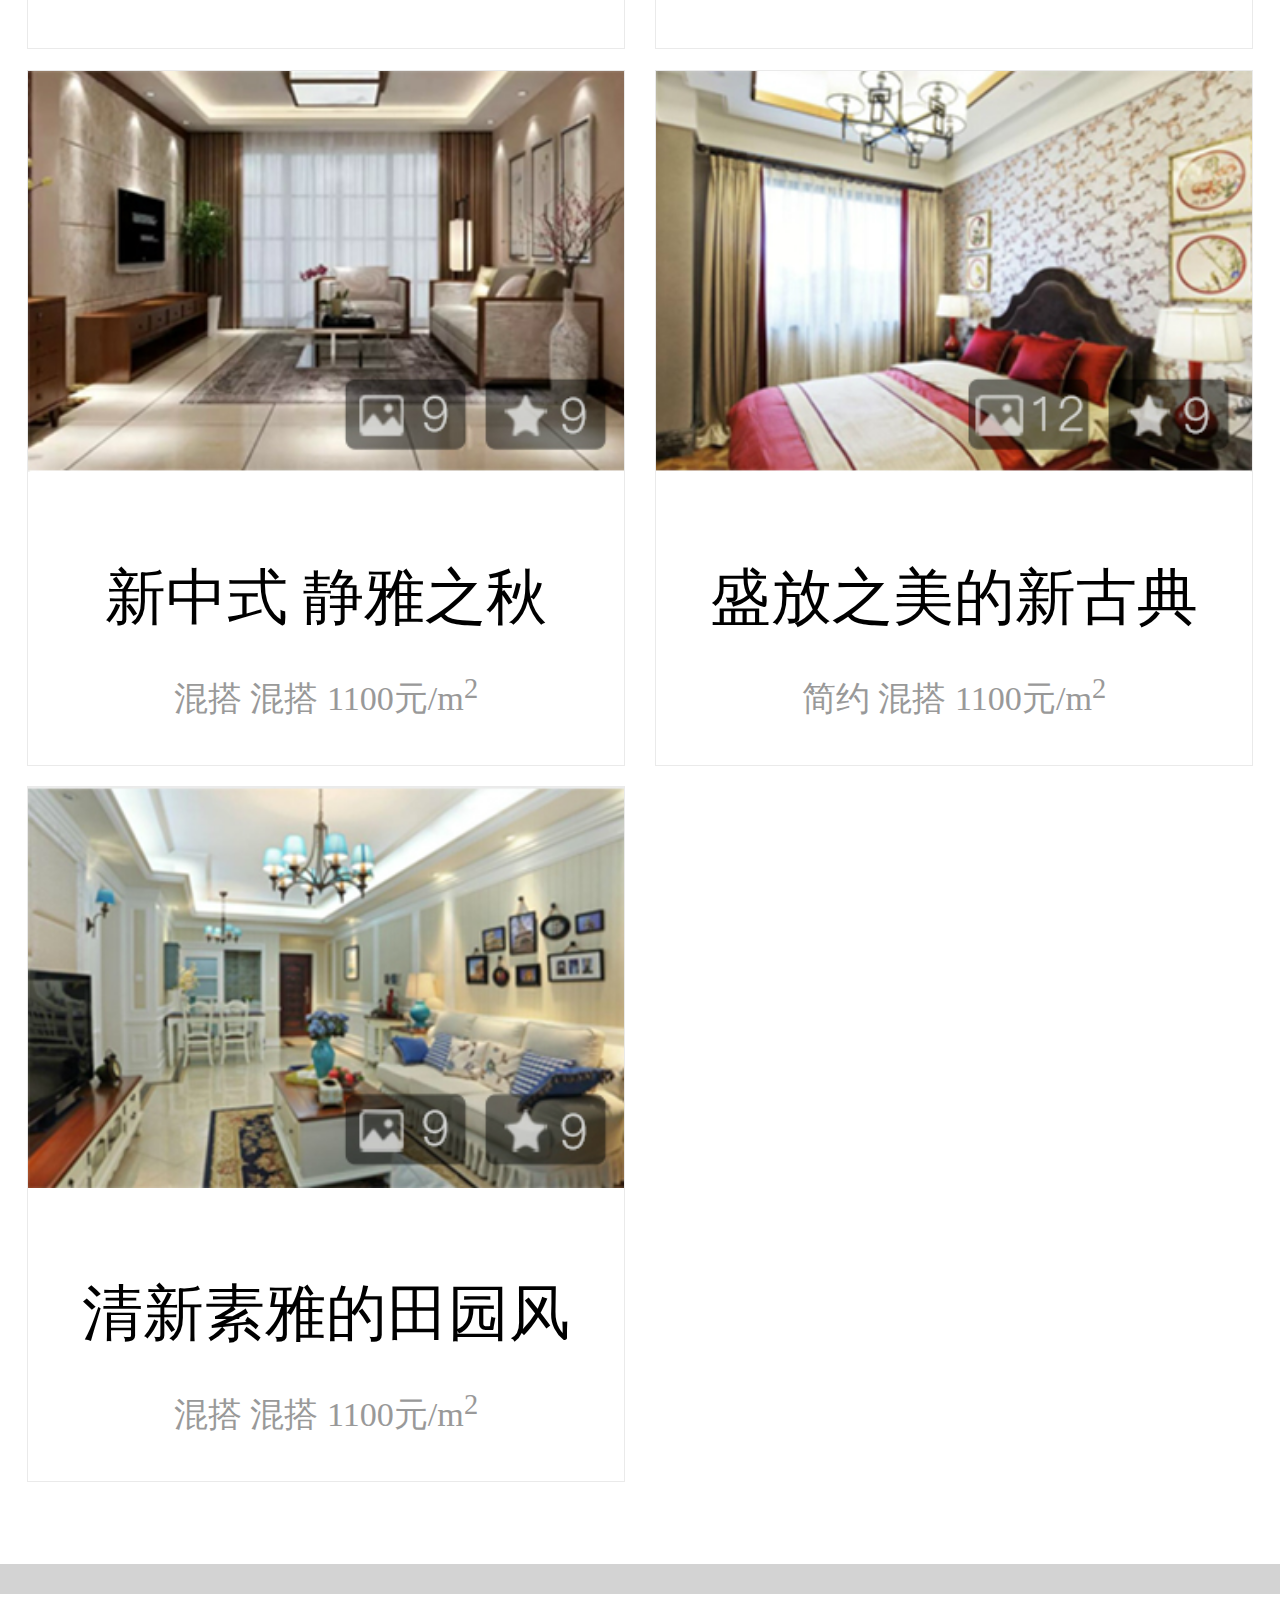
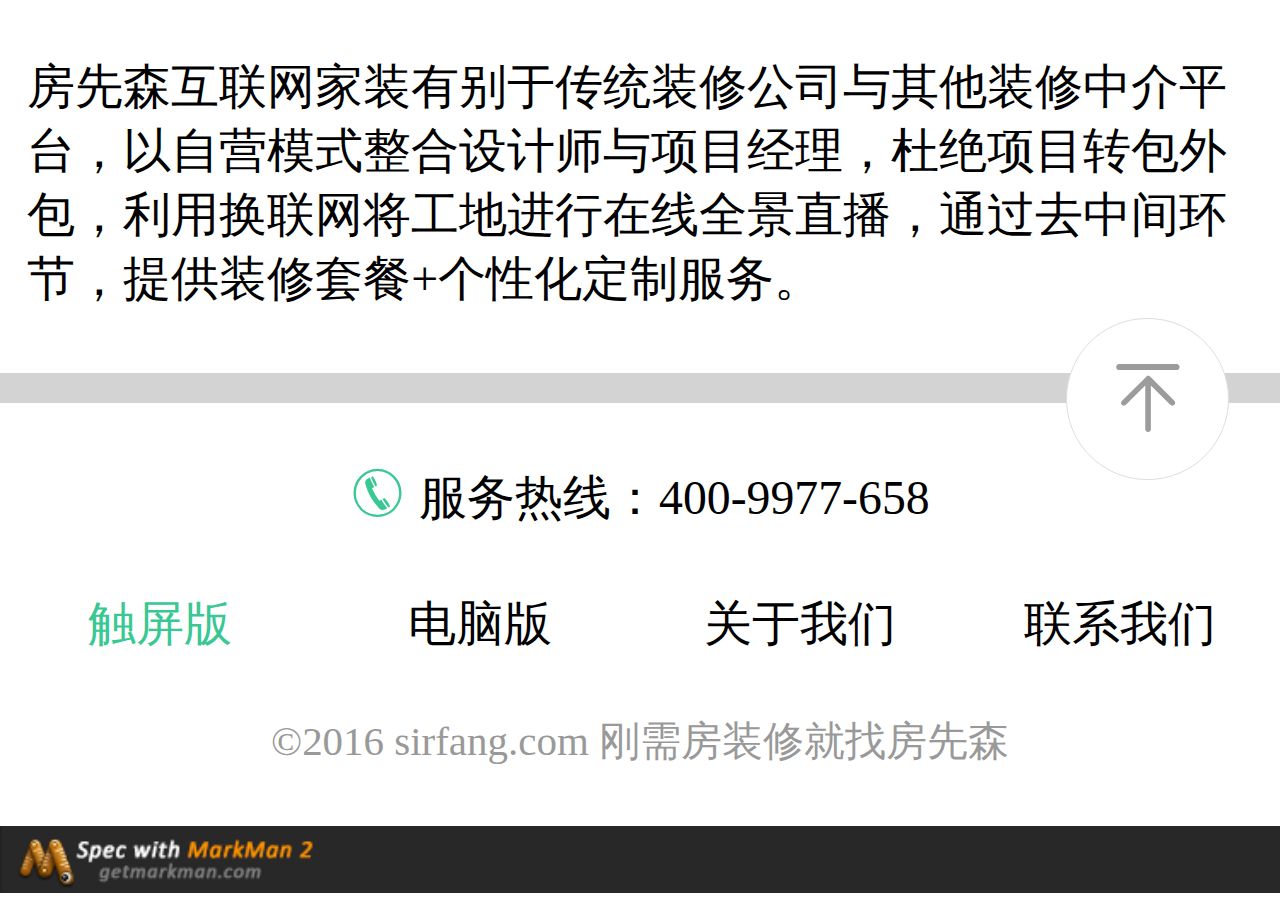
<file: 房先森/twelve.html>
<!DOCTYPE html>
<html>
	<head>
		<meta charset="UTF-8">
		<meta name="viewport" content="width=device-width,initial-scale=1,minimum-scale=1,maximum-scale=1,user-scalable=no" />
		<link rel="stylesheet" type="text/css" href="iconfont/iconfont.css"/>
		<link rel="stylesheet" type="text/css" href="css/twelve.css"/>
		<title></title>
	</head>
	<body>
		<!--头部-->
		<header>
			<img src="img/logo.png"/>
			<span>设计师</span>
			<div class="rig">
				<div>
					<span class="iconfont icon-user"></span><br />我的
				</div>
				<div>
					<span class="iconfont icon-nav"></span><br />导航
				</div>
			</div>
		</header>
		<!--正文-->
		<article>
			<section class="sj">
				<div class="s1">
					<img src="img/9设计师列表页_spec_07.png"/>
					<div class="txt">
						<div class="d1">
							<div>陈冲 &nbsp; <p>&nbsp;优秀&nbsp;</p></div>
						</div>
						<div class="d2">
							<p>作品：<span>8个</span></p>
							<p>经验：<span>5年</span></p>
						</div>
						<div class="d3">
							设计理念：<span>在满足使用功能的前提下达到审美功能的最大化</span>
						</div>
					</div>
				</div>
				<div class="icon">
					<div><p class="iconfont icon-thumb-up"></p>人气(618)</div>
					<div><p class="iconfont icon-pencle"></p>评价(10)</div>
					<div><p class="iconfont icon-design"></p>找我设计</div>
				</div>
				<p>
					<font>个人简介：</font>
					毕业于中国美术学院，从事家装行业3年，积累了一定的经验。具有良好的审美能力以及独立完成项目
					方案设计的能力。工作期间曾完成多个室内精装修项目，熟悉室内装修施工工艺及材料的运用。切合实际生活的
					设计，营造舒适的私人空间。
				</p>
			</section>
			<section>
				<div class="q1">
					<span>&nbsp;设计作品 </span>
					<font> 设计收费 50-100元/m<sup>2</sup></font>
				</div>
			</section>
			<section class="tex">
				<div class="t1">
					<img src="img/4效果图首页_spec_07.png"/>
					<p>欧美文化的抽象美感</p>
					<div>混搭&nbsp;三室&nbsp;1100元/m<sup>2</sup></div>
				</div>
				<div class="t1">
					<img src="img/4效果图首页_spec_09.png"/>
					<p>曲线和非对称线构成</p>
					<div>简约&nbsp;三室&nbsp;1100元/m<sup>2</sup></div>
				</div>
				<div class="t1">
					<img src="img/4效果图首页_spec_13.png"/>
					<p>低彩度的温暖气息</p>
					<div>简约&nbsp;混搭&nbsp;1100元/m<sup>2</sup></div>
				</div>
				<div class="t1">
					<img src="img/4效果图首页_spec_14.png"/>
					<p>减化繁复的装饰 简约</p>
					<div>混搭&nbsp;混搭&nbsp;1100元/m<sup>2</sup></div>
				</div>
				<div class="t1">
					<img src="img/4效果图首页_spec_17.png"/>
					<p>新中式 静雅之秋</p>
					<div>混搭&nbsp;混搭&nbsp;1100元/m<sup>2</sup></div>
				</div>
				<div class="t1">
					<img src="img/4效果图首页_spec_18.png"/>
					<p>盛放之美的新古典</p>
					<div>简约&nbsp;混搭&nbsp;1100元/m<sup>2</sup></div>
				</div>
				<div class="t1">
					<img src="img/4效果图首页_spec_21.png"/>
					<p>清新素雅的田园风</p>
					<div>混搭&nbsp;混搭&nbsp;1100元/m<sup>2</sup></div>
				</div>
			</section>
		</article>
		<!--页脚-->
		<footer>
			<p>房先森互联网家装有别于传统装修公司与其他装修中介平台，以自营模式整合设计师与项目经理，杜绝项目转包外包，利用换联网将工地进行在线全景直播，通过去中间环节，提供装修套餐+个性化定制服务。</p>
		</footer>
		<div class="fw">
			<span class="iconfont icon-hot-line"> </span>服务热线：400-9977-658
			<p class="top"><span class="iconfont icon-top"></span></p>
			<div class="for">
				<li>触屏版</li>
				<li>电脑版</li>
				<li>关于我们</li>
				<li>联系我们</li>
			</div>
			<div class="ff">
				&copy;2016 sirfang.com 刚需房装修就找房先森
			</div>
			<img src="img/1最下.png"width="100%"/>
		</div>
	</body>
	<script type="text/javascript">
		window.onload=function(){
			 document.documentElement.style.fontSize=innerWidth/7.5+"px";
		}
	</script>
</html>
</file>
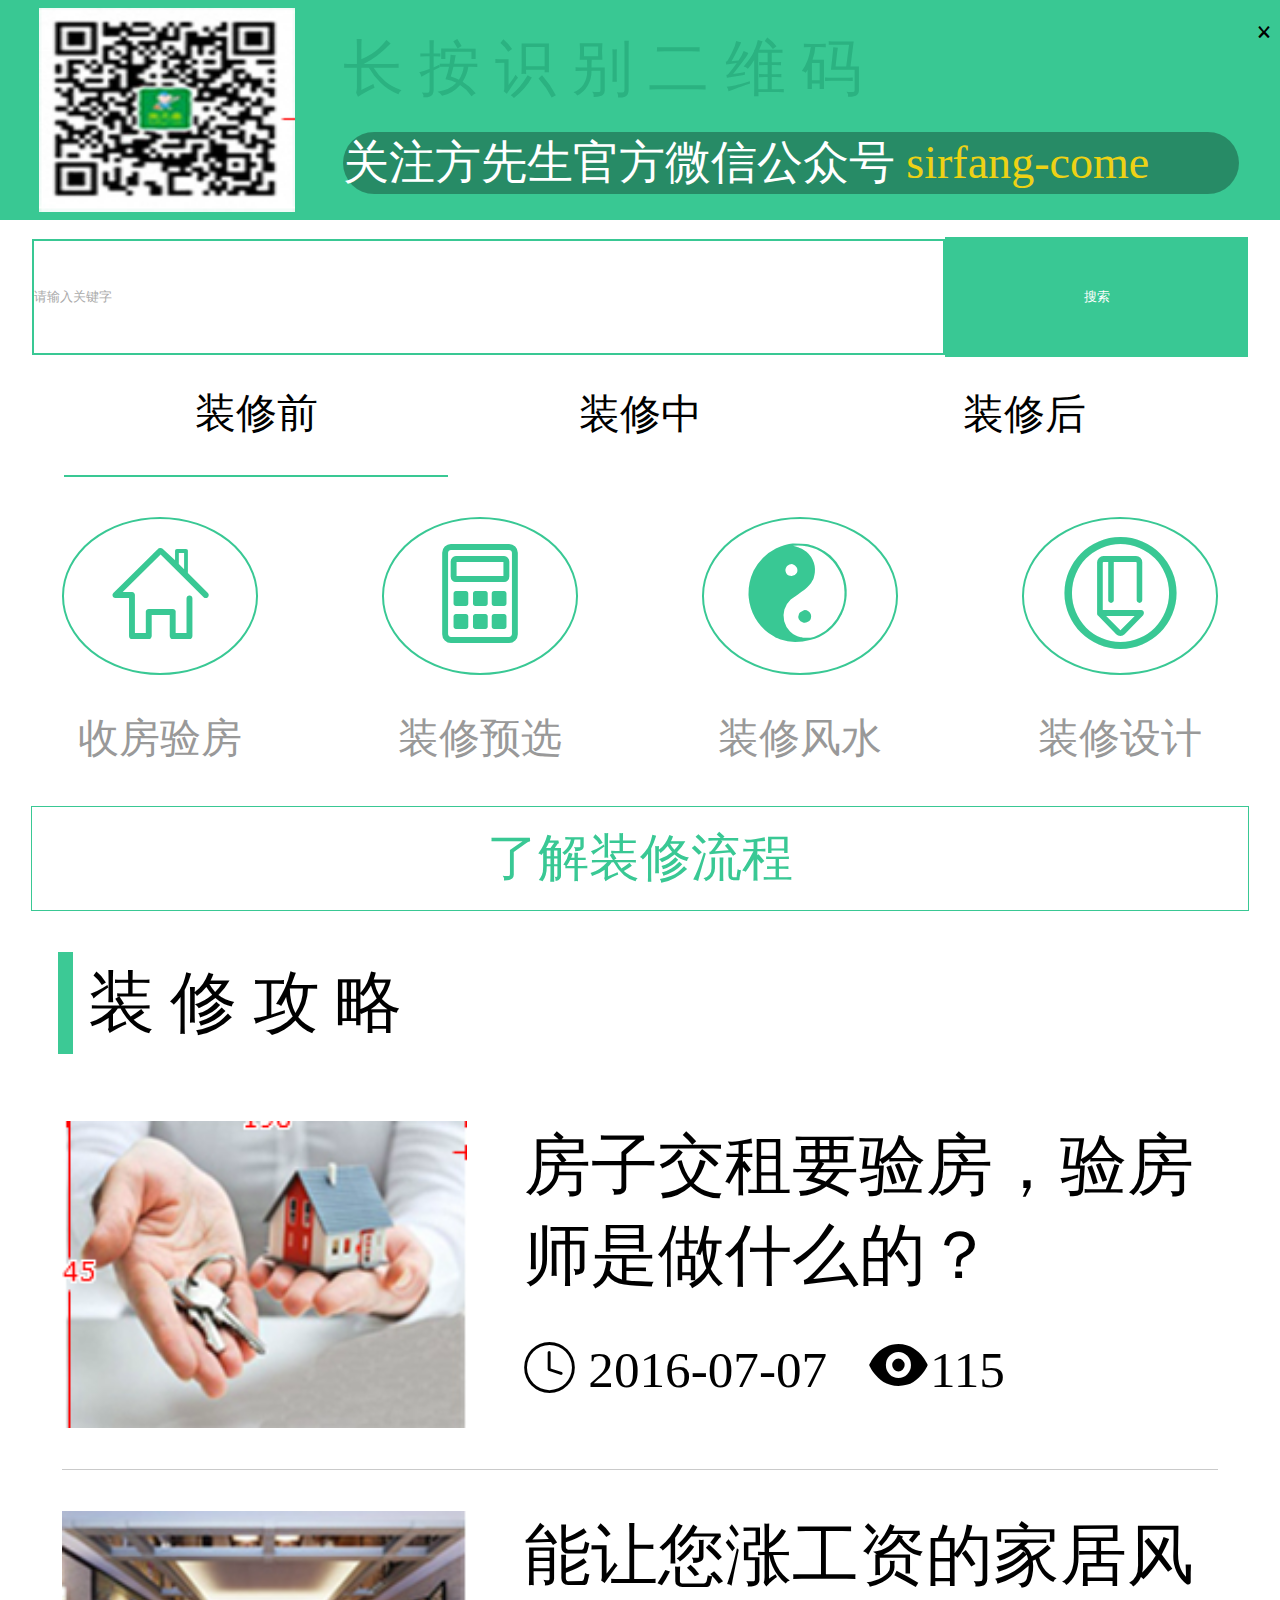
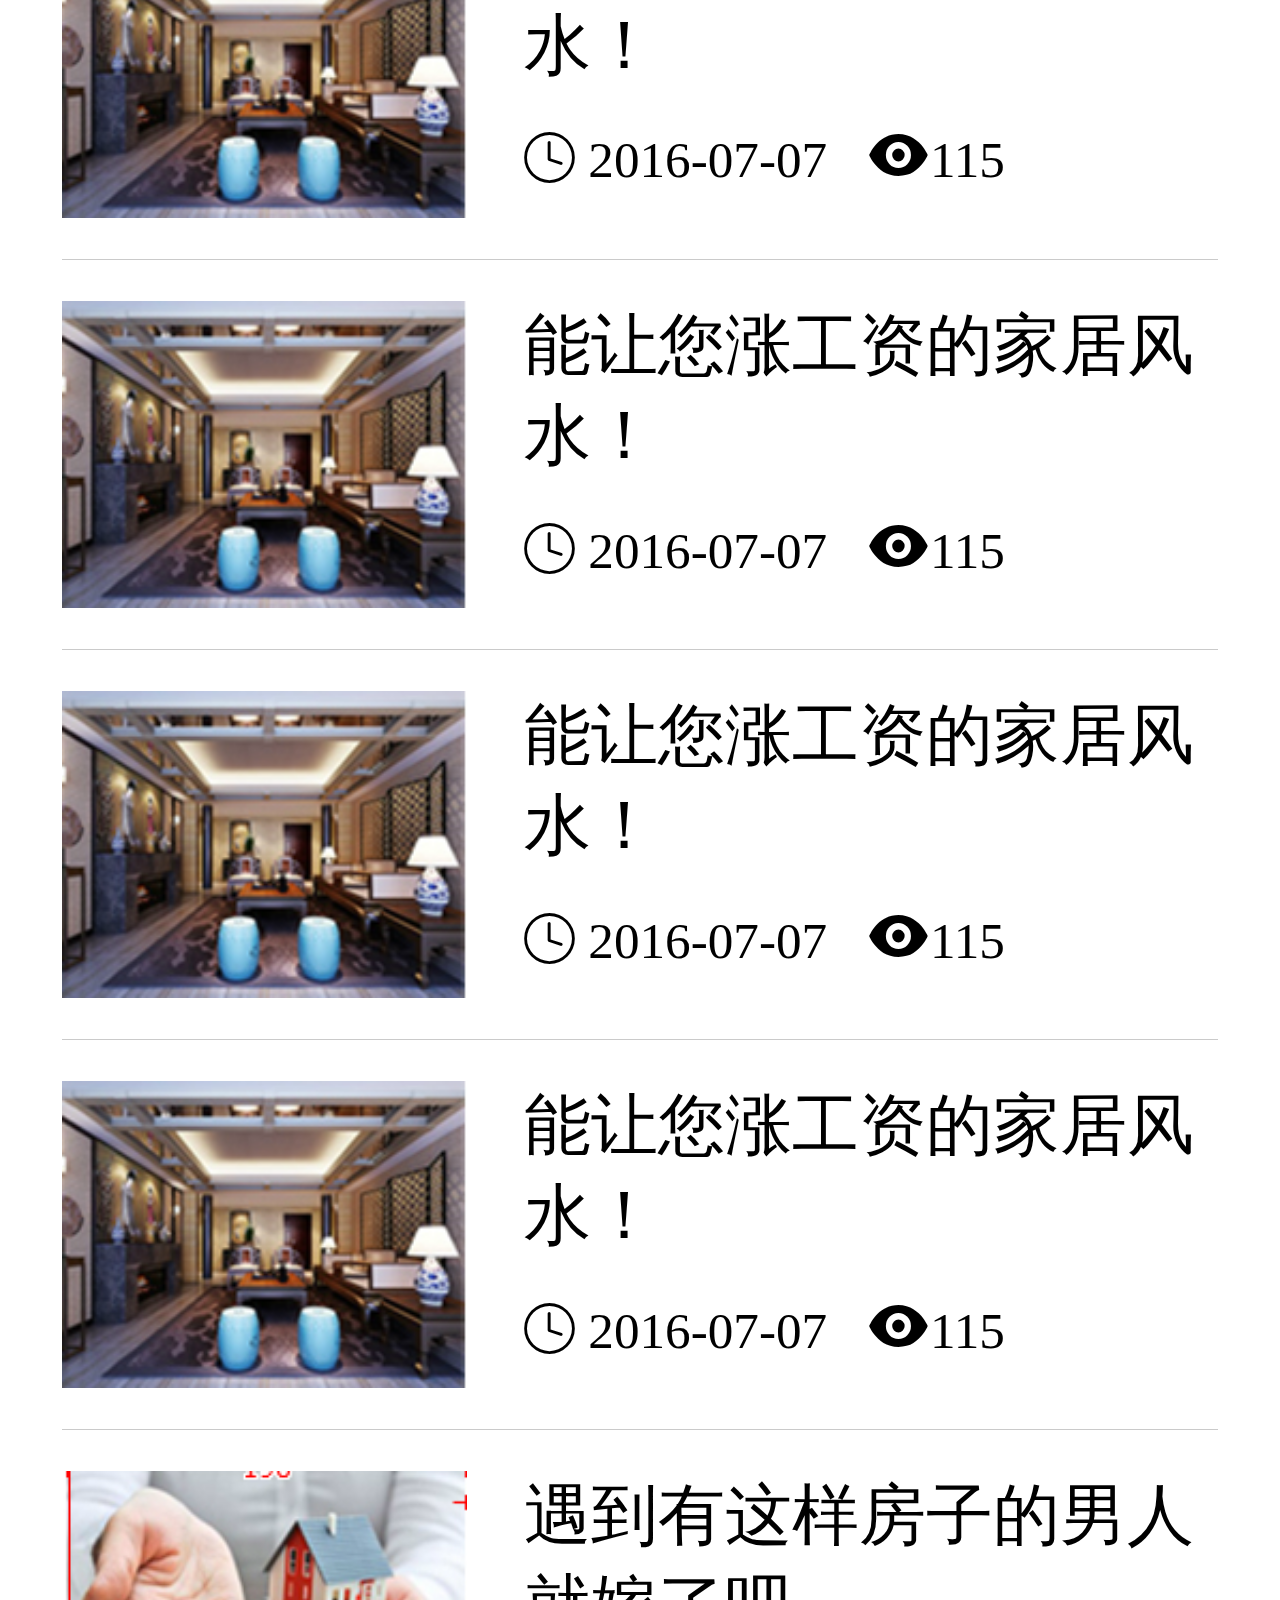
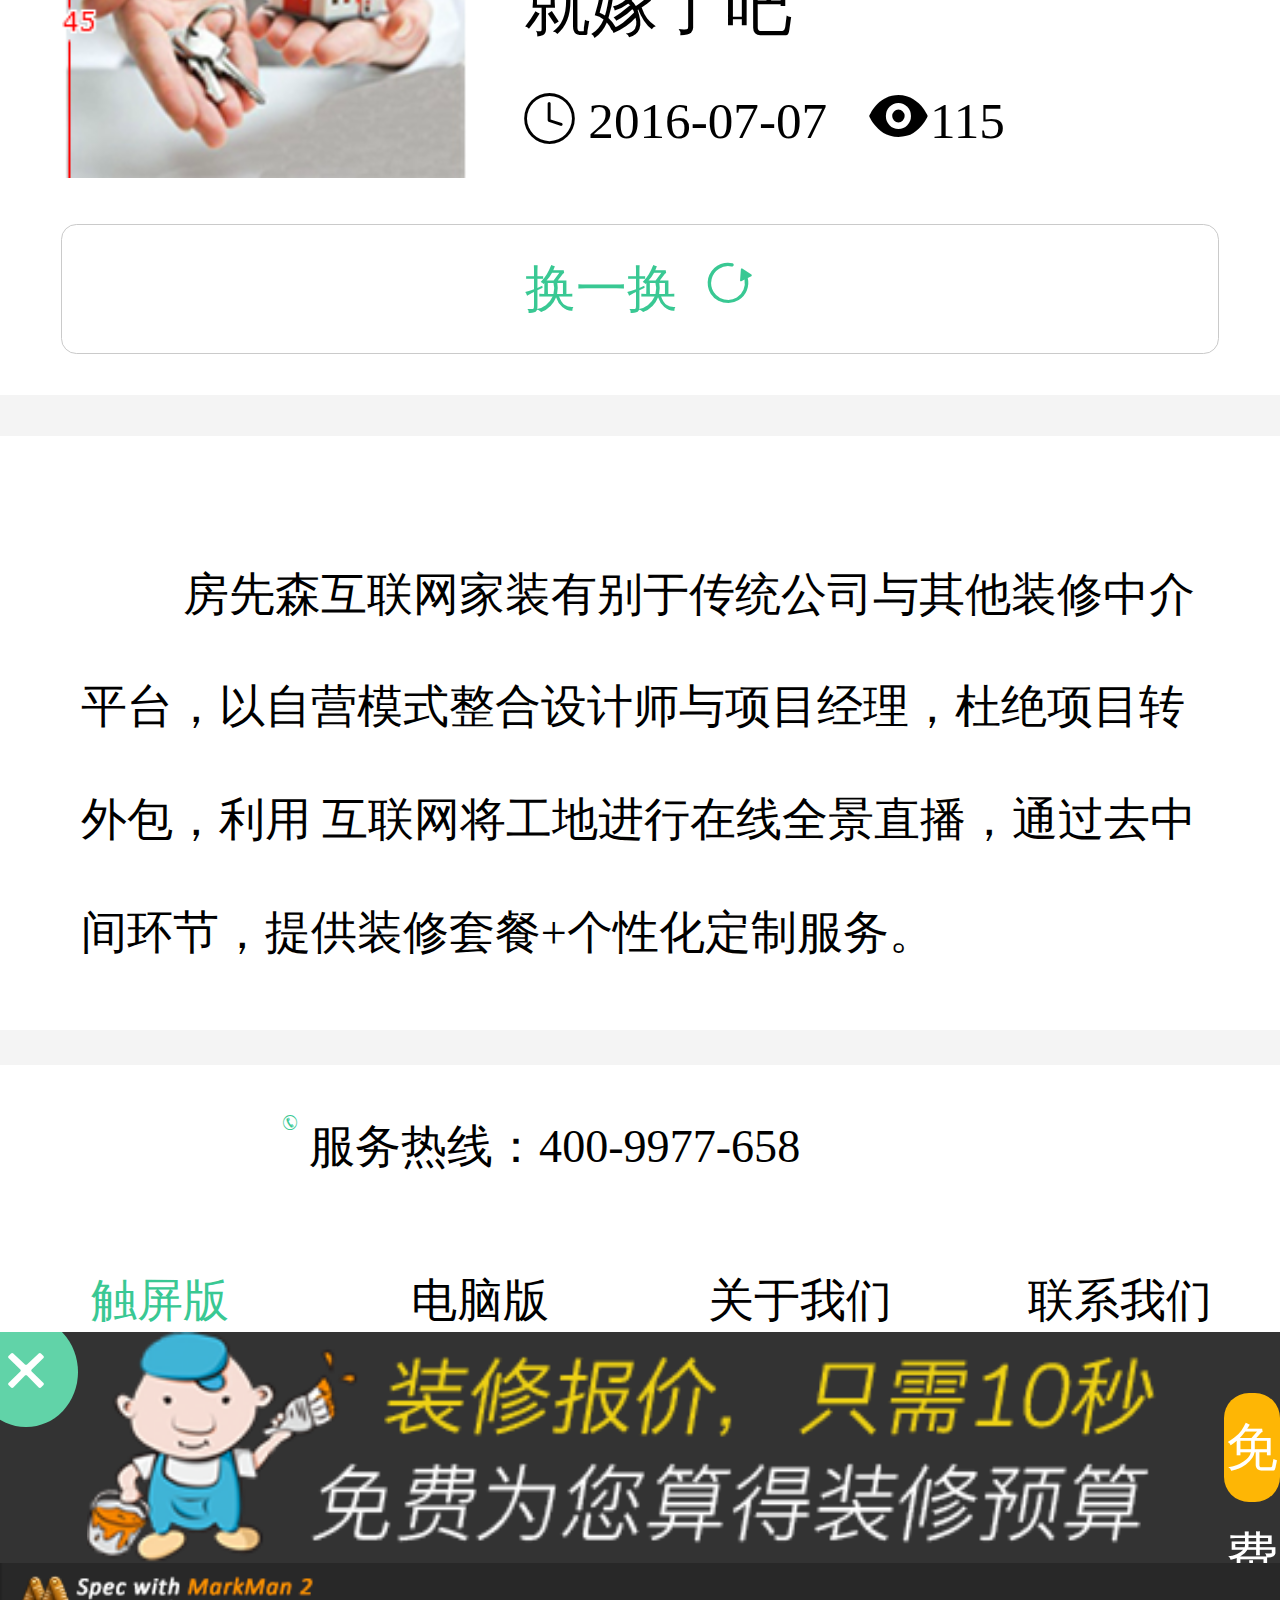
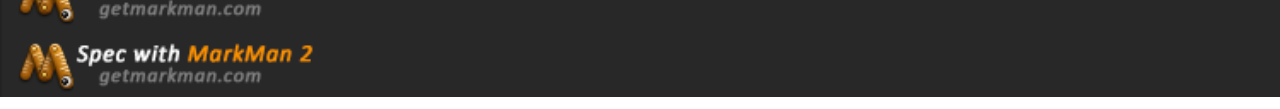
<file: 房先森/two.html>
<!DOCTYPE html>
<html>
	<head>
		<meta charset="UTF-8">
		<title></title>
		<meta name="viewport" content="width=device-width,initial-scale=1,minimum-scale=1,maximum-scale=1,user-scalable=no" />
		<link rel="stylesheet" type="text/css" href="iconfont/iconfont.css"/>
		<link rel="stylesheet" type="text/css" href="css/two.css"/>
		<script src="iconfont/iconfont.js"></script>
		<script>			
			window.onresize=function(){				
				window.location.reload()				
			}			
			var widths=document.documentElement.clientWidth;			
			document.documentElement.style.fontSize=widths/25+"px"
		</script>
	</head>
	<body>
		<header>
			<div class="header-1"><img src="img/2装修攻略_spec_03.png"/></div>
			<div class="header-2">
				<div>长按识别二维码</div>
				<div>关注方先生官方微信公众号 <span>sirfang-come</span></div>

			</div>
				<div class=" iconfont icon-close header-3"></div>
			
		</header>
		<!--搜索-->
		<div class="box2">
			<input type="text" placeholder="请输入关键字" /><button>搜索</button>
		</div>
		<div class="box3">
			<div>装修前</div>
			<div>装修中</div>
			<div>装修后</div>
		</div>
		<!---->
		<div class="box4">
			<div class="box4-1" >
				<span class=" iconfont icon-house"></span>
				<div>收房验房</div>
			</div>
			<div  class="box4-1" >
				<span class=" iconfont icon-budget"></span>
				<div>装修预选</div>
			</div>
			<div   class="box4-1">
				<span class=" iconfont icon-taiji"></span>
				<div>装修风水</div>
			</div>
			<div   class="box4-1">
				<span class=" iconfont icon-designer"></span>
				<div>装修设计</div>
			</div>
			
		</div>
		<div class="box4-2">
			了解装修流程
			</div>
	<!---->		
			<div class="box8 boxx">
			<p class="p1">装修攻略</p><span></span>
			<ul>
				<li>
					<div class="box8-1"><img src="img/房子.png" alt="" /></div>
					<div class="box8-2">
						<p>房子交租要验房，验房师是做什么的？</p>
						<span class="iconfont icon-time span1"> 2016-07-07</span>
						<span class="iconfont icon-view span3"></span>
						<span class="span2">115</span>
					</div>
				</li>
				<li >
					<div class="box8-1"><img src="img/能让.png" alt="" /></div>
					<div class="box8-2">
						<p>能让您涨工资的家居风水！</p>
						<span class="iconfont icon-time span1"> 2016-07-07</span>
						<span class="iconfont icon-view span3"></span>
						<span class="span2">115</span>
					</div>
				</li>
				<li >
					<div class="box8-1"><img src="img/能让.png" alt="" /></div>
					<div class="box8-2">
						<p>能让您涨工资的家居风水！</p>
						<span class="iconfont icon-time span1"> 2016-07-07</span>
						<span class="iconfont icon-view span3"></span>
						<span class="span2">115</span>
					</div>
				</li>
				<li >
					<div class="box8-1"><img src="img/能让.png" alt="" /></div>
					<div class="box8-2">
						<p>能让您涨工资的家居风水！</p>
						<span class="iconfont icon-time span1"> 2016-07-07</span>
						<span class="iconfont icon-view span3"></span>
						<span class="span2">115</span>
					</div>
				</li>
				<li>
					<div class="box8-1"><img src="img/能让.png" alt="" /></div>
					<div class="box8-2">
						<p>能让您涨工资的家居风水！</p>
						<span class="iconfont icon-time span1"> 2016-07-07</span>
						<span class="iconfont icon-view span3"></span>
						<span class="span2">115</span>
					</div>
				</li>
				
				<li>
					<div class="box8-1"><img src="img/房子.png" alt="" /></div>
					<div class="box8-2">
						<p>遇到有这样房子的男人就嫁了吧</p>
						<span class="iconfont icon-time span1"> 2016-07-07</span>
						<span class="iconfont icon-view span3"></span>
						<span class="span2">115</span>
					</div>
				</li>
			<div class=" box8-huan ss"><span>换一换<p class="iconfont icon-change"></p></span></div>
			</ul>

		</div>
		<div class="gray"></div>
		<!---->
		<div class="box9 boxx">
			<div>
				<p>
					房先森互联网家装有别于传统公司与其他装修中介平台，以自营模式整合设计师与项目经理，杜绝项目转外包，利用
				互联网将工地进行在线全景直播，通过去中间环节，提供装修套餐+个性化定制服务。
				</p>
			</div>
		</div>
		<!---->
		<footer>
			<div><p class="iconfont icon-hot-line" ></p><span> &nbsp;服务热线：400-9977-658</span></div>
			<ul>
				<li >触屏版</li>
				<li>电脑版</li>
				<li>关于我们</li>
				<li>联系我们</li>
			</ul>
			<div class="mf">
					<div>
						<span class="iconfont icon-close"></span>
						<img src="img/免费.png"/>
						<p>免费获取报价</p>
					</div>
					<img src="img/1首页_spec_86.png"width="100%"/>
				</div>
		</footer>
	</body>
</html>
</file>
<file: 房先森/iconfont/iconfont.css>
@font-face {font-family: "iconfont";
  src: url('iconfont.eot?t=1497450680633'); /* IE9*/
  src: url('iconfont.eot?t=1497450680633#iefix') format('embedded-opentype'), /* IE6-IE8 */
  url('iconfont.woff?t=1497450680633') format('woff'), /* chrome, firefox */
  url('iconfont.ttf?t=1497450680633') format('truetype'), /* chrome, firefox, opera, Safari, Android, iOS 4.2+*/
  url('iconfont.svg?t=1497450680633#iconfont') format('svg'); /* iOS 4.1- */
}

.iconfont {
  font-family:"iconfont" !important;
  font-size:16px;
  font-style:normal;
  -webkit-font-smoothing: antialiased;
  -moz-osx-font-smoothing: grayscale;
}

.icon-search:before { content: "\e629"; }

.icon-taiji:before { content: "\e60f"; }

.icon-star:before { content: "\e61d"; }

.icon-case:before { content: "\e602"; }

.icon-construction-site:before { content: "\e603"; }

.icon-loans:before { content: "\e604"; }

.icon-back:before { content: "\e63c"; }

.icon-right:before { content: "\e63d"; }

.icon-view:before { content: "\e61c"; }

.icon-social-security:before { content: "\e635"; }

.icon-user:before { content: "\e600"; }

.icon-close:before { content: "\e60e"; }

.icon-furniture:before { content: "\e60a"; }

.icon-preferential:before { content: "\e619"; }

.icon-budget:before { content: "\e611"; }

.icon-location:before { content: "\e60d"; }

.icon-pics:before { content: "\e606"; }

.icon-arrow-down:before { content: "\e62a"; }

.icon-water:before { content: "\e613"; }

.icon-document:before { content: "\e636"; }

.icon-comment:before { content: "\e621"; }

.icon-change:before { content: "\e62f"; }

.icon-share:before { content: "\e632"; }

.icon-app:before { content: "\e61e"; }

.icon-diamond:before { content: "\e61f"; }

.icon-more:before { content: "\e605"; }

.icon-protection:before { content: "\e620"; }

.icon-ten:before { content: "\e608"; }

.icon-zero:before { content: "\e627"; }

.icon-home:before { content: "\e622"; }

.icon-measurement:before { content: "\e610"; }

.icon-thumb-up:before { content: "\e62e"; }

.icon-like:before { content: "\e630"; }

.icon-tag:before { content: "\e626"; }

.icon-audit:before { content: "\e634"; }

.icon-qzone:before { content: "\e63e"; }

.icon-panorama:before { content: "\e639"; }

.icon-moment:before { content: "\e63f"; }

.icon-sina:before { content: "\e640"; }

.icon-time:before { content: "\e63b"; }

.icon-play:before { content: "\e618"; }

.icon-password:before { content: "\e643"; }

.icon-mobile:before { content: "\e644"; }

.icon-design:before { content: "\e625"; }

.icon-bank:before { content: "\e637"; }

.icon-decorate:before { content: "\e60b"; }

.icon-clean:before { content: "\e614"; }

.icon-code:before { content: "\e645"; }

.icon-sofa:before { content: "\e615"; }

.icon-house:before { content: "\e612"; }

.icon-down:before { content: "\e61a"; }

.icon-up:before { content: "\e61b"; }

.icon-protection-fill:before { content: "\e628"; }

.icon-tx:before { content: "\e641"; }

.icon-wechat:before { content: "\e642"; }

.icon-price:before { content: "\e60c"; }

.icon-live:before { content: "\e633"; }

.icon-pencle:before { content: "\e62c"; }

.icon-popularity:before { content: "\e631"; }

.icon-hot-line:before { content: "\e607"; }

.icon-top:before { content: "\e63a"; }

.icon-designer:before { content: "\e609"; }

.icon-nav:before { content: "\e601"; }

.icon-building:before { content: "\e638"; }

.icon-tel:before { content: "\e624"; }

.icon-bricklayer:before { content: "\e616"; }

.icon-inventory:before { content: "\e617"; }

.icon-backtop:before { content: "\e62b"; }

.icon-picture:before { content: "\e62d"; }

.icon-company:before { content: "\e623"; }
</file>
<file: 房先森/css/new_file.css>
@charset "UTF-8";
* {
  margin: 0;
  padding: 0;
  list-style: none; }

html {
  font-family: "微软雅黑"; }

header {
  width: 100%;
  display: flex;
  justify-content: space-between;
  box-sizing: border-box;
  padding-right: 0.768rem; }
  header img {
    margin: 0.68rem 0 0.68rem 0.768rem; }
  header .rig {
    display: flex; }
    header .rig div {
      text-align: center;
      font-size: 0.938rem;
      color: #999999;
      margin: 1.6rem 0 0 1.5rem; }
      header .rig div span {
        font-size: 1.92rem; }

.swiper1 {
  width: 100%; }
  .swiper1 img {
    width: 100%; }
  .swiper1 .swiper-pagination-bullet {
    color: #7c7c7c;
    width: 0.512; }
  .swiper1 .swiper-pagination-bullet-active {
    color: #00be9c; }

nav {
  width: 100%;
  display: flex;
  flex-wrap: wrap;
  box-sizing: border-box;
  padding-bottom: 1.70rem;
  padding-top: 1.536rem;
  border-bottom: 0.768rem solid #eaeaea; }
  nav li {
    width: 25%;
    text-align: center;
    text-align: center;
    font-size: 1.194rem;
    color: #333; }
    nav li p {
      margin: 0 auto;
      font-size: 2.9rem !important;
      width: 5.12rem;
      height: 5.12rem;
      border-radius: 50%;
      line-height: 5.12rem;
      color: white; }
  nav li:nth-of-type(1) {
    margin-bottom: 2.21rem; }
    nav li:nth-of-type(1) p {
      background: #39c894; }
  nav li:nth-of-type(2) {
    margin-bottom: 2.21rem; }
    nav li:nth-of-type(2) p {
      background: #feb505; }
  nav li:nth-of-type(3) {
    margin-bottom: 2.21rem; }
    nav li:nth-of-type(3) p {
      background: #eed215; }
  nav li:nth-of-type(4) {
    margin-bottom: 2.21rem; }
    nav li:nth-of-type(4) p {
      background: #00b2b2; }
  nav li:nth-of-type(5) p {
    background: #1b9af7; }
  nav li:nth-of-type(6) p {
    background: #7b72e9; }
  nav li:nth-of-type(7) p {
    background: #ff4351; }
  nav li:nth-of-type(8) p {
    background: #fe8864; }

article {
  width: 100%; }
  article .qwzx {
    border-bottom: 0.768rem solid #eaeaea;
    box-sizing: border-box;
    padding: 1.365rem 0.768rem 0 0.768rem; }
    article .qwzx .q1 {
      width: 100%;
      height: 1.792rem;
      line-height: 1.792rem;
      border-left: 0.213rem solid #38c993; }
      article .qwzx .q1 span {
        font-size: 1.536rem; }
      article .qwzx .q1 font {
        font-size: 1.024rem;
        color: #999; }
    article .qwzx .swiper2 {
      margin-top: 1.365rem;
      width: 100%; }
      article .qwzx .swiper2 img {
        width: 100%; }
      article .qwzx .swiper2 .swiper-pagination {
        position: static;
        margin-top: 0.853rem; }
    article .qwzx .therr {
      width: 100%;
      display: flex;
      margin: 1.536rem 0;
      justify-content: space-between; }
      article .qwzx .therr div {
        font-size: 1.194rem; }
        article .qwzx .therr div span {
          margin-right: 0.512rem;
          font-size: 1.536rem;
          color: #38c993; }
  article .zxyy {
    border-bottom: 0.768rem solid #eaeaea;
    box-sizing: border-box;
    padding: 1.365rem 0.768rem 0 0.768rem; }
    article .zxyy .q1 {
      width: 100%;
      height: 1.792rem;
      line-height: 1.792rem;
      border-left: 0.213rem solid #38c993; }
      article .zxyy .q1 span {
        font-size: 1.536rem; }
      article .zxyy .q1 font {
        font-size: 1.024rem;
        color: #999; }
    article .zxyy .inp {
      width: 100%;
      text-align: center;
      margin-top: 3rem; }
      article .zxyy .inp input {
        outline: none;
        width: 25rem;
        height: 2.98rem;
        border: 1px solid #EAEAEA;
        margin-bottom: 1.06rem;
        font-size: 1.194rem;
        color: #cacaca; }
      article .zxyy .inp button {
        border: none;
        outline: none;
        font-size: 1.536rem;
        width: 25rem;
        height: 2.98rem;
        margin-bottom: 1.536rem;
        color: white;
        background: #FEB605; }
  article .sjs {
    border-bottom: 0.768rem solid #eaeaea;
    box-sizing: border-box;
    padding: 1.365rem 0.768rem 0 0.768rem; }
    article .sjs .q1 {
      width: 100%;
      height: 1.792rem;
      line-height: 1.792rem;
      border-left: 0.213rem solid #38c993;
      margin-bottom: 1.7rem; }
      article .sjs .q1 span {
        font-size: 1.536rem; }
    article .sjs .foru {
      width: 100%;
      display: flex;
      justify-content: space-between; }
      article .sjs .foru div {
        text-align: center; }
        article .sjs .foru div img {
          height: 5.97rem;
          width: 5.97rem; }
        article .sjs .foru div span {
          font-size: 1.536rem; }
        article .sjs .foru div p {
          margin: 1rem 0 1.536rem 0;
          width: 5.12rem;
          height: 1.36rem;
          background: #39C893;
          color: white;
          font-size: 1.024rem; }
    article .sjs .hyh {
      width: 100%;
      margin: 1.536rem 0;
      display: flex; }
      article .sjs .hyh div {
        width: 50%;
        border: 1px solid lightgray;
        height: 2.98rem;
        line-height: 2.98rem;
        font-size: 1.194rem;
        color: #39C893;
        text-align: center; }
        article .sjs .hyh div span {
          font-size: 1.194rem; }
  article .xgt {
    border-bottom: 0.768rem solid #eaeaea;
    box-sizing: border-box;
    padding: 1.365rem 0.768rem 0 0.768rem; }
    article .xgt .q1 {
      width: 100%;
      height: 1.792rem;
      line-height: 1.792rem;
      border-left: 0.213rem solid #38c993;
      margin-bottom: 1.7rem; }
      article .xgt .q1 span {
        font-size: 1.536rem; }
    article .xgt .img .img1 {
      width: 30.54rem;
      height: 21.589rem;
      margin-bottom: 0.341rem; }
    article .xgt .img .img2 {
      width: 48.9%; }
    article .xgt .img .lef {
      margin-right: 0.341rem; }
    article .xgt .hyh {
      width: 100%;
      margin: 1.536rem 0;
      display: flex; }
      article .xgt .hyh div {
        width: 50%;
        border: 1px solid lightgray;
        height: 2.98rem;
        line-height: 2.98rem;
        font-size: 1.194rem;
        color: #39C893;
        text-align: center; }
        article .xgt .hyh div span {
          font-size: 1.194rem; }
  article .gdzb {
    border-bottom: 0.768rem solid #eaeaea;
    box-sizing: border-box;
    padding: 1.365rem 0.768rem 0 0.768rem; }
    article .gdzb .q1 {
      width: 100%;
      height: 1.792rem;
      line-height: 1.792rem;
      border-left: 0.213rem solid #38c993;
      margin-bottom: 1.7rem; }
      article .gdzb .q1 span {
        font-size: 1.536rem; }
    article .gdzb .zq {
      width: 100%;
      display: flex;
      line-height: 28px;
      margin-top: 1.536rem; }
      article .gdzb .zq span {
        font-size: 28px; }
      article .gdzb .zq p {
        margin: 0 0 0 1rem;
        background: #39C893;
        color: white;
        font-size: 24px; }
    article .gdzb .hyh {
      width: 100%;
      margin: 1.536rem 0;
      display: flex; }
      article .gdzb .hyh div {
        width: 50%;
        border: 1px solid lightgray;
        height: 2.98rem;
        line-height: 2.98rem;
        font-size: 1.194rem;
        color: #39C893;
        text-align: center; }
        article .gdzb .hyh div span {
          font-size: 1.194rem; }
  article .zxgl {
    border-bottom: 0.768rem solid #eaeaea;
    box-sizing: border-box;
    padding: 1.365rem 0.768rem 0 0.768rem; }
    article .zxgl .q1 {
      width: 100%;
      height: 1.792rem;
      line-height: 1.792rem;
      border-left: 0.213rem solid #38c993;
      margin-bottom: 1.7rem; }
      article .zxgl .q1 span {
        font-size: 1.536rem; }
    article .zxgl .content {
      width: 100%; }
      article .zxgl .content .dd {
        width: 100%;
        display: flex;
        color: #999;
        padding-bottom: 1.32rem;
        border-bottom: 1px solid #999;
        margin-bottom: 1.36rem; }
        article .zxgl .content .dd img {
          width: 8.1rem;
          height: 6.18rem;
          margin-right: 0.93rem; }
        article .zxgl .content .dd p {
          margin: 0 0 0.93rem 0;
          font-size: 1.536rem;
          color: #000; }
        article .zxgl .content .dd span {
          font-size: 1.194rem; }
        article .zxgl .content .dd span:nth-of-type(2) {
          margin-left: 3.2rem; }
    article .zxgl .hyh {
      width: 100%;
      margin: 1.536rem 0;
      display: flex; }
      article .zxgl .hyh div {
        width: 50%;
        border: 1px solid lightgray;
        height: 2.98rem;
        line-height: 2.98rem;
        font-size: 1.194rem;
        color: #39C893;
        text-align: center; }
        article .zxgl .hyh div span {
          font-size: 1.194rem; }
  article .foot {
    width: 100%;
    border-bottom: 0.768rem solid #eaeaea;
    box-sizing: border-box;
    padding: 1.365rem 0.768rem 1.536rem 0.768rem; }
    article .foot .q1 {
      width: 100%;
      font-size: 1.194rem;
      color: #333; }
  article .fw {
    width: 100%;
    text-align: center;
    font-size: 1.194rem;
    padding-top: 1.536rem;
    position: relative; }
    article .fw span {
      font-size: 1.36rem;
      color: #39C893; }
    article .fw .top {
      position: absolute;
      right: 1.5rem;
      width: 4rem;
      height: 4rem;
      border: 1px solid #dedede;
      border-radius: 50%;
      line-height: 4rem;
      background: white;
      top: -1.5rem; }
      article .fw .top span {
        font-size: 1.7rem;
        color: #9c9c9c; }
    article .fw .for {
      width: 100%;
      display: flex;
      margin-top: 1.536rem; }
      article .fw .for li {
        width: 25%;
        text-align: center; }
      article .fw .for li:nth-of-type(1) {
        color: #39C893; }
    article .fw .mf {
      width: 100%; }
      article .fw .mf div {
        height: 4.52rem;
        background: #333333;
        position: relative;
        overflow: hidden;
        display: flex; }
        article .fw .mf div span {
          font-size: 1.024rem;
          background: #61D3A8;
          color: white;
          position: absolute;
          border-radius: 50%;
          padding: 0.5rem;
          left: -0.5rem;
          top: -0.3rem;
          text-align: right; }
        article .fw .mf div img {
          margin-left: 1.7rem; }
        article .fw .mf div p {
          margin: 1.194rem 0 0 1.3rem;
          width: 7.46rem;
          height: 2.13rem;
          line-height: 2.13rem;
          background: #FEB605;
          color: white;
          border-radius: 25px;
          font-size: 1.024rem; }
      article .fw .mf img {
        margin: 0; }

/*# sourceMappingURL=new_file.css.map */
</file>
<file: 房先森/css/eleven.css>
* {
  margin: 0;
  padding: 0;
  list-style: none; }

header {
  width: 100%;
  display: flex;
  justify-content: space-between;
  align-items: center; }
  header img {
    width: 2.15rem;
    height: 0.7rem;
    margin: 0.16rem 0 0.16rem 0.18rem; }
  header span {
    font-size: 0.36rem; }
  header .rig {
    display: flex;
    align-items: center;
    margin-right: 0.18rem; }
    header .rig div {
      text-align: center;
      margin-left: 0.2rem;
      font-size: 0.22rem;
      color: #999999; }
      header .rig div span {
        font-size: 0.45rem; }

article {
  width: 100%; }
  article .guan {
    width: 100%;
    display: flex;
    flex-wrap: wrap;
    box-sizing: border-box;
    padding: 0 0.18rem;
    border-top: 1px solid #999; }
    article .guan .g1 {
      width: 100%;
      display: flex;
      align-items: center;
      margin: 0.36rem 0 0.3rem 0; }
      article .guan .g1 font {
        font-size: 0.36rem; }
      article .guan .g1 p {
        display: inline-block;
        background: #39C893;
        font-size: 0.24rem;
        color: white; }
    article .guan .g2 {
      width: 100%;
      font-size: 0.24rem;
      display: flex;
      align-items: center; }
      article .guan .g2 span {
        color: #999;
        margin-right: 0.5rem; }
    article .guan .g3 {
      width: 100%;
      font-size: 0.24rem;
      margin: 0.3rem 0; }
      article .guan .g3 span {
        color: #999; }
    article .guan .btn {
      width: 100%;
      display: flex;
      font-size: 0.28rem;
      margin-bottom: 0.36rem; }
      article .guan .btn div {
        width: 50%;
        box-sizing: border-box;
        border: 1px solid #999;
        height: 0.7rem;
        line-height: 0.7rem;
        text-align: center; }
        article .guan .btn div span {
          font-size: 0.28rem; }
      article .guan .btn div:nth-of-type(1) {
        color: #46ACF8; }
      article .guan .btn div:nth-of-type(2) {
        color: #39C893; }
  article .gray {
    width: 100%;
    box-sizing: border-box;
    padding: 0.36rem 0.18rem;
    background: #F4F4F4; }
    article .gray .tex {
      width: 100%;
      display: flex; }
      article .gray .tex p {
        font-size: 0.28rem;
        margin-right: 1.2rem; }
        article .gray .tex p span {
          color: #51CE9F; }
      article .gray .tex p:nth-of-type(2) span {
        color: #999; }
  article .border {
    width: 100%;
    border-left: 1px solid #DEDEDE;
    margin-left: 0.18rem; }
    article .border .color {
      position: relative;
      display: flex;
      align-items: center;
      margin-left: -0.225rem;
      margin-top: 0.36rem; }
      article .border .color > p {
        width: 0.45rem;
        height: 0.45rem;
        border-radius: 50%;
        background: #3CC893;
        margin-right: 0.45rem; }
      article .border .color > div:nth-of-type(1) {
        height: 0.6rem;
        width: 2.1rem;
        line-height: 0.6rem;
        font-size: 0.28rem;
        color: #666;
        background: #EAEAEA;
        text-align: center; }
      article .border .color > div:nth-of-type(2) {
        width: 1rem;
        height: 0.6rem;
        line-height: 0.6rem;
        color: white;
        background: #3CC893;
        font-size: 0.28rem;
        text-align: center;
        margin-right: 0.1rem; }
      article .border .color > div:nth-of-type(3) {
        width: 1.5rem;
        text-align: center;
        height: 0.6rem;
        line-height: 0.6rem;
        font-size: 0.28rem;
        color: white;
        background: #FEB605; }
    article .border .color:nth-of-type(5) > div:nth-of-type(3) {
      background: #AAAAAA; }
    article .border .txt {
      width: 100%;
      box-sizing: border-box;
      padding-left: 0.6rem; }
      article .border .txt > p {
        font-size: 0.28rem;
        margin: 0.3rem 0; }
      article .border .txt > div {
        display: flex;
        flex-wrap: wrap; }
        article .border .txt > div img {
          width: 2rem;
          height: 2.7rem;
          margin-right: 0.06rem; }
        article .border .txt > div .bai {
          width: 6.2rem;
          height: 4.7rem; }

footer {
  width: 100%;
  box-sizing: border-box;
  padding: 0.36rem 0.16rem;
  font-size: 0.28rem;
  border-bottom: 0.18rem solid lightgray; }
  footer p {
    margin: 0; }

.fw {
  width: 100%;
  text-align: center;
  font-size: 0.28rem;
  padding-top: 0.36rem;
  position: relative; }
  .fw span {
    font-size: 0.32rem;
    color: #39C893; }
  .fw .top {
    position: absolute;
    right: 0.3rem;
    width: 0.94rem;
    height: 0.94rem;
    border: 1px solid #dedede;
    border-radius: 50%;
    line-height: 0.94rem;
    background: white;
    top: -0.5rem; }
    .fw .top span {
      font-size: 0.4rem;
      color: #9c9c9c; }
  .fw .for {
    width: 100%;
    display: flex;
    margin-top: 0.36rem; }
    .fw .for li {
      width: 25%;
      text-align: center; }
    .fw .for li:nth-of-type(1) {
      color: #39C893; }
  .fw .mf {
    width: 100%; }
    .fw .mf div {
      height: 1.06rem;
      background: #333333;
      position: relative;
      overflow: hidden;
      display: flex; }
      .fw .mf div span {
        font-size: 0.24rem;
        background: #61D3A8;
        color: white;
        position: absolute;
        border-radius: 50%;
        padding: 0.2rem;
        left: -0.2rem;
        top: -0.2rem;
        line-height: 0.2rem; }
      .fw .mf div img {
        width: 4.12rem;
        margin-left: 0.5rem; }
      .fw .mf div p {
        margin: 0.29rem 0 0 0.3rem;
        width: 2rem;
        height: 0.5rem;
        line-height: 0.5rem;
        background: #FEB605;
        color: white;
        border-radius: 25px;
        font-size: 0.24rem; }
    .fw .mf img {
      margin: 0; }

/*# sourceMappingURL=eleven.css.map */
</file>
<file: 房先森/css/four.css>
* {
  margin: 0;
  padding: 0;
  list-style: none; }

header {
  width: 100%;
  display: flex;
  justify-content: space-between;
  align-items: center; }
  header img {
    width: 2.15rem;
    height: 0.7rem;
    margin: 0.16rem 0 0.16rem 0.18rem; }
  header span {
    font-size: 0.36rem; }
  header .rig {
    display: flex;
    align-items: center;
    margin-right: 0.18rem; }
    header .rig div {
      text-align: center;
      margin-left: 0.2rem;
      font-size: 0.22rem;
      color: #999999; }
      header .rig div span {
        font-size: 0.45rem; }

article {
  width: 100%;
  box-sizing: border-box;
  border-top: 1px solid lightgray; }
  article .hx {
    width: 100%;
    display: flex;
    height: 1rem;
    box-sizing: border-box;
    padding: 0.2rem 0; }
    article .hx div {
      width: 25%;
      text-align: center;
      box-sizing: border-box;
      font-size: 0.36rem; }
      article .hx div span {
        margin-left: 0.3rem;
        font-size: 0.25rem;
        color: #999999; }
    article .hx div:nth-of-type(1) {
      border-right: 1px solid #F4F4F4; }
    article .hx div:nth-of-type(2) {
      border-right: 1px solid #F4F4F4; }
    article .hx div:nth-of-type(3) {
      border-right: 1px solid #F4F4F4; }
    article .hx div:nth-of-type(4) span {
      margin: 0;
      color: #6BD7AF; }
  article .tex {
    width: 100%;
    background: #F4F4F4;
    display: flex;
    flex-wrap: wrap;
    justify-content: space-between;
    box-sizing: border-box;
    padding: 0.36rem 0.16rem; }
    article .tex .t1 {
      width: 3.5rem;
      background: white;
      border: 1px solid #EAEAEA;
      text-align: center;
      padding-bottom: 0.25rem;
      margin-bottom: 0.12rem;
      box-sizing: border-box; }
      article .tex .t1 img {
        width: 100%;
        height: 2.35rem; }
      article .tex .t1 p {
        margin: 0.25rem 0 0.2rem 0;
        font-size: 0.36rem; }
      article .tex .t1 div {
        font-size: 0.2rem;
        color: #999999; }
    article .tex .t2 {
      width: 100%;
      display: flex;
      height: 0.82rem;
      line-height: 0.82rem; }
      article .tex .t2 button {
        height: 0.82rem;
        font-size: 0.36rem;
        margin-top: 0.24rem;
        width: 33%;
        background: #39C893;
        outline: none;
        border: none;
        color: white; }
      article .tex .t2 button:nth-of-type(2) {
        background: white;
        color: #000000; }

footer {
  width: 100%;
  box-sizing: border-box;
  padding: 0.36rem 0.16rem;
  font-size: 0.28rem;
  border-bottom: 0.18rem solid lightgray; }
  footer p {
    margin: 0; }

.fw {
  width: 100%;
  text-align: center;
  font-size: 0.28rem;
  padding-top: 0.36rem;
  position: relative; }
  .fw span {
    font-size: 0.32rem;
    color: #39C893; }
  .fw .top {
    position: absolute;
    right: 0.3rem;
    width: 0.94rem;
    height: 0.94rem;
    border: 1px solid #dedede;
    border-radius: 50%;
    line-height: 0.94rem;
    background: white;
    top: -0.5rem; }
    .fw .top span {
      font-size: 0.4rem;
      color: #9c9c9c; }
  .fw .for {
    width: 100%;
    display: flex;
    margin-top: 0.36rem; }
    .fw .for li {
      width: 25%;
      text-align: center; }
    .fw .for li:nth-of-type(1) {
      color: #39C893; }
  .fw .mf {
    width: 100%; }
    .fw .mf div {
      height: 1.06rem;
      background: #333333;
      position: relative;
      overflow: hidden;
      display: flex; }
      .fw .mf div span {
        font-size: 0.24rem;
        background: #61D3A8;
        color: white;
        position: absolute;
        border-radius: 50%;
        padding: 0.2rem;
        left: -0.2rem;
        top: -0.2rem;
        line-height: 0.2rem; }
      .fw .mf div img {
        width: 4.12rem;
        margin-left: 0.5rem; }
      .fw .mf div p {
        margin: 0.29rem 0 0 0.3rem;
        width: 2rem;
        height: 0.5rem;
        line-height: 0.5rem;
        background: #FEB605;
        color: white;
        border-radius: 25px;
        font-size: 0.24rem; }
    .fw .mf img {
      margin: 0; }

/*# sourceMappingURL=four.css.map */
</file>
<file: 房先森/css/fourteen.css>
* {
  margin: 0;
  padding: 0;
  list-style: none; }

header {
  width: 100%;
  display: flex;
  justify-content: space-between;
  align-items: center; }
  header img {
    width: 2.15rem;
    height: 0.7rem;
    margin: 0.16rem 0 0.16rem 0.18rem; }
  header span {
    font-size: 0.36rem; }
  header .rig {
    display: flex;
    align-items: center;
    margin-right: 0.18rem; }
    header .rig div {
      text-align: center;
      margin-left: 0.2rem;
      font-size: 0.22rem;
      color: #999999; }
      header .rig div span {
        font-size: 0.45rem; }

footer {
  width: 100%;
  box-sizing: border-box;
  padding: 0.36rem 0.16rem;
  font-size: 0.28rem;
  border-bottom: 0.18rem solid lightgray; }
  footer p {
    margin: 0; }

.fw {
  width: 100%;
  text-align: center;
  font-size: 0.28rem;
  padding-top: 0.36rem;
  position: relative; }
  .fw span {
    font-size: 0.32rem;
    color: #39C893; }
  .fw .top {
    position: absolute;
    right: 0.3rem;
    width: 0.94rem;
    height: 0.94rem;
    border: 1px solid #dedede;
    border-radius: 50%;
    line-height: 0.94rem;
    background: white;
    top: -0.5rem; }
    .fw .top span {
      font-size: 0.4rem;
      color: #9c9c9c; }
  .fw .for {
    width: 100%;
    display: flex;
    margin-top: 0.36rem; }
    .fw .for li {
      width: 25%;
      text-align: center; }
    .fw .for li:nth-of-type(1) {
      color: #39C893; }
  .fw .yy {
    width: 100%;
    height: 1rem;
    text-align: center;
    line-height: 1rem; }
  .fw .col {
    width: 100%;
    height: 1rem;
    position: absolute;
    text-align: center;
    font-size: 0.36rem;
    color: white;
    line-height: 1rem;
    background: #FF4351;
    opacity: 0.8;
    bottom: 0.47rem; }
    .fw .col span {
      font-size: 0.56rem;
      color: white; }

/*# sourceMappingURL=fourteen.css.map */
</file>
<file: 房先森/css/nine.css>
* {
  margin: 0;
  padding: 0;
  list-style: none; }

header {
  width: 100%;
  display: flex;
  justify-content: space-between;
  align-items: center; }
  header img {
    width: 2.15rem;
    height: 0.7rem;
    margin: 0.16rem 0 0.16rem 0.18rem; }
  header span {
    font-size: 0.36rem; }
  header .rig {
    display: flex;
    align-items: center;
    margin-right: 0.18rem; }
    header .rig div {
      text-align: center;
      margin-left: 0.2rem;
      font-size: 0.22rem;
      color: #999999; }
      header .rig div span {
        font-size: 0.45rem; }

article {
  width: 100%;
  box-sizing: border-box;
  border-top: 1px solid lightgray; }
  article .hx {
    width: 100%;
    display: flex;
    height: 1rem;
    box-sizing: border-box;
    padding: 0.2rem 0; }
    article .hx div {
      width: 25%;
      text-align: center;
      box-sizing: border-box;
      font-size: 0.36rem; }
      article .hx div span {
        margin-left: 0.3rem;
        font-size: 0.25rem;
        color: #999999; }
    article .hx div:nth-of-type(1) {
      border-right: 1px solid #F4F4F4; }
    article .hx div:nth-of-type(2) {
      border-right: 1px solid #F4F4F4; }
    article .hx div:nth-of-type(3) {
      border-right: 1px solid #F4F4F4; }
    article .hx div:nth-of-type(4) span {
      margin: 0;
      color: #6BD7AF; }
  article .sjs {
    width: 100%;
    box-sizing: border-box;
    padding: 0 0.18rem;
    border-top: 0.18rem solid lightgray; }
    article .sjs .s1 {
      width: 100%;
      display: flex;
      padding: 0.36rem 0;
      border-bottom: 1px solid #F4F4F4; }
      article .sjs .s1 img {
        width: 1.6rem;
        height: 1.6rem;
        margin-right: 0.22rem; }
      article .sjs .s1 p {
        margin: 0; }
      article .sjs .s1 .tex {
        font-size: 0.36rem; }
        article .sjs .s1 .tex .t1 {
          display: flex;
          align-items: center;
          justify-content: space-between; }
          article .sjs .s1 .tex .t1 div p {
            display: inline-block;
            background: #3AC993;
            color: white;
            font-size: 0.24rem; }
          article .sjs .s1 .tex .t1 > p {
            font-size: 0.28rem; }
            article .sjs .s1 .tex .t1 > p span {
              color: #999; }
            article .sjs .s1 .tex .t1 > p font {
              color: #FEC133; }
        article .sjs .s1 .tex .t2 p {
          font-size: 0.36rem;
          margin-right: 0.1rem; }
          article .sjs .s1 .tex .t2 p span {
            color: #999; }
        article .sjs .s1 .tex .t3 {
          font-size: 0.28rem;
          color: #333; }
          article .sjs .s1 .tex .t3 span {
            color: #999;
            font-size: 0.28rem; }
  article .t2 {
    width: 100%;
    display: flex;
    height: 0.82rem;
    line-height: 0.82rem; }
    article .t2 button {
      height: 0.82rem;
      font-size: 0.36rem;
      margin-top: 0.24rem;
      width: 33%;
      background: #39C893;
      outline: none;
      border: none;
      color: white; }
    article .t2 button:nth-of-type(1) {
      background: #EAEAEA; }
    article .t2 button:nth-of-type(2) {
      background: white;
      color: #000000; }

footer {
  width: 100%;
  box-sizing: border-box;
  padding: 0.36rem 0.16rem;
  font-size: 0.28rem;
  border-bottom: 0.18rem solid lightgray; }
  footer p {
    margin: 0; }

.fw {
  width: 100%;
  text-align: center;
  font-size: 0.28rem;
  padding-top: 0.36rem;
  position: relative; }
  .fw span {
    font-size: 0.32rem;
    color: #39C893; }
  .fw .top {
    position: absolute;
    right: 0.3rem;
    width: 0.94rem;
    height: 0.94rem;
    border: 1px solid #dedede;
    border-radius: 50%;
    line-height: 0.94rem;
    background: white;
    top: -0.5rem; }
    .fw .top span {
      font-size: 0.4rem;
      color: #9c9c9c; }
  .fw .for {
    width: 100%;
    display: flex;
    margin-top: 0.36rem; }
    .fw .for li {
      width: 25%;
      text-align: center; }
    .fw .for li:nth-of-type(1) {
      color: #39C893; }
  .fw .mf {
    width: 100%; }
    .fw .mf div {
      height: 1.06rem;
      background: #333333;
      position: relative;
      overflow: hidden;
      display: flex; }
      .fw .mf div span {
        font-size: 0.24rem;
        background: #61D3A8;
        color: white;
        position: absolute;
        border-radius: 50%;
        padding: 0.2rem;
        left: -0.2rem;
        top: -0.2rem;
        line-height: 0.2rem; }
      .fw .mf div img {
        width: 4.12rem;
        margin-left: 0.5rem; }
      .fw .mf div p {
        margin: 0.29rem 0 0 0.3rem;
        width: 2rem;
        height: 0.5rem;
        line-height: 0.5rem;
        background: #FEB605;
        color: white;
        border-radius: 25px;
        font-size: 0.24rem; }
    .fw .mf img {
      margin: 0; }

/*# sourceMappingURL=nine.css.map */
</file>
<file: 房先森/css/seven.css>
* {
  margin: 0;
  padding: 0;
  list-style: none; }

header {
  width: 100%;
  display: flex;
  justify-content: space-between;
  align-items: center; }
  header img {
    width: 2.15rem;
    height: 0.7rem;
    margin: 0.16rem 0 0.16rem 0.18rem; }
  header span {
    font-size: 0.36rem; }
  header .rig {
    display: flex;
    align-items: center;
    margin-right: 0.18rem; }
    header .rig div {
      text-align: center;
      margin-left: 0.2rem;
      font-size: 0.22rem;
      color: #999999; }
      header .rig div span {
        font-size: 0.45rem; }

.swiper1 {
  width: 100%; }
  .swiper1 img {
    width: 100%; }

article {
  width: 100%; }
  article .zw {
    width: 100%;
    box-sizing: border-box;
    padding: 0.2rem 0.18rem 0.3rem 0.18rem; }
    article .zw .z1 {
      width: 100%;
      background: #F4F4F4;
      font-size: 0.24rem; }
    article .zw .zxys {
      width: 100%;
      text-align: center;
      margin: 0.36rem 0 0.3rem 0;
      font-size: 0.36rem; }
    article .zw .icon {
      width: 100%;
      text-align: center;
      font-size: 0.24rem;
      color: #999;
      padding-bottom: 0.3rem;
      border-bottom: 1px solid #EAEAEA; }
      article .zw .icon span {
        font-size: 0.28rem; }
    article .zw .kt {
      width: 100%;
      font-size: 0.24rem;
      display: flex;
      flex-wrap: wrap;
      padding-top: 0.23rem; }
      article .zw .kt li {
        height: 0.32rem;
        line-height: 0.32rem;
        border-radius: 16px;
        padding: 0 0.13rem;
        border: 1px solid #EAEAEA;
        color: #999;
        margin-right: 0.12rem;
        margin-bottom: 0.18rem; }
      article .zw .kt li:nth-of-type(5) {
        margin-bottom: 0; }
      article .zw .kt li:nth-of-type(6) {
        margin-bottom: 0; }
    article .zw .dy {
      width: 100%; }
      article .zw .dy p {
        margin: 0.36rem 0 0.3rem 0;
        font-size: 0.24rem;
        color: #666;
        text-indent: 2em; }
      article .zw .dy .img {
        width: 100%;
        text-align: center; }
        article .zw .dy .img img {
          width: 5.3rem;
          height: 3.5rem;
          margin: 0 0 0.5rem 0; }
    article .zw .btn {
      width: 100%; }
      article .zw .btn button {
        width: 100%;
        font-size: 0.36rem;
        border: 1px solid #95DFC3;
        outline: none;
        height: 0.7rem;
        line-height: 0.7rem;
        color: #95DFC3;
        margin: 0.36rem 0;
        background: none; }
      article .zw .btn button:nth-of-type(1) {
        margin-top: 0 !important; }
      article .zw .btn div {
        width: 100%;
        display: flex;
        text-align: center; }
        article .zw .btn div li {
          font-size: 0.24rem;
          color: #6CBFF9; }
          article .zw .btn div li p {
            width: 1rem;
            height: 1rem;
            border: 0.03rem solid #6CBFF9;
            border-radius: 50%;
            text-align: center;
            font-size: 0.56rem;
            line-height: 1rem; }
          article .zw .btn div li span {
            font-size: 0.24rem; }
        article .zw .btn div li:nth-of-type(1) {
          margin-left: 1.6rem;
          margin-right: 1.8rem; }
        article .zw .btn div li:nth-of-type(2) {
          color: #FBB405; }
          article .zw .btn div li:nth-of-type(2) p {
            border: 0.03rem solid #FBB405; }
  article .cnxh {
    border-bottom: 0.18rem solid #eaeaea;
    border-top: 0.18rem solid #eaeaea;
    box-sizing: border-box;
    padding: 0.32rem 0.18rem 0 0.18rem; }
    article .cnxh .q1 {
      width: 100%;
      height: 0.42rem;
      line-height: 0.42rem;
      border-left: 0.05rem solid #38c993;
      margin-bottom: 0.32rem;
      font-size: 0.36rem; }
    article .cnxh .content {
      width: 100%; }
      article .cnxh .content .dd {
        width: 100%;
        display: flex;
        color: #999;
        padding-bottom: 0.31rem;
        border-bottom: 1px solid #999;
        margin-bottom: 0.32rem;
        font-size: 0.28rem; }
        article .cnxh .content .dd img {
          width: 1.9rem;
          height: 1.45rem;
          margin-right: 0.22rem; }
        article .cnxh .content .dd p {
          margin: 0 0 0.22rem 0;
          font-size: 0.36rem;
          color: #000; }
        article .cnxh .content .dd span {
          font-size: 0.28rem; }
        article .cnxh .content .dd span:nth-of-type(2) {
          margin-left: 0.75rem; }
      article .cnxh .content .dd:nth-of-type(5) {
        border: none;
        margin-bottom: 0; }

footer {
  width: 100%;
  box-sizing: border-box;
  padding: 0.36rem 0.16rem;
  font-size: 0.28rem;
  border-bottom: 0.18rem solid lightgray; }
  footer p {
    margin: 0; }

.fw {
  width: 100%;
  text-align: center;
  font-size: 0.28rem;
  padding-top: 0.36rem;
  position: relative; }
  .fw span {
    font-size: 0.32rem;
    color: #39C893; }
  .fw .top {
    position: absolute;
    right: 0.3rem;
    width: 0.94rem;
    height: 0.94rem;
    border: 1px solid #dedede;
    border-radius: 50%;
    line-height: 0.94rem;
    background: white;
    top: -0.5rem; }
    .fw .top span {
      font-size: 0.4rem;
      color: #9c9c9c; }
  .fw .for {
    width: 100%;
    display: flex;
    margin-top: 0.36rem; }
    .fw .for li {
      width: 25%;
      text-align: center; }
    .fw .for li:nth-of-type(1) {
      color: #39C893; }
  .fw .mf {
    width: 100%; }
    .fw .mf div {
      height: 1.06rem;
      background: #333333;
      position: relative;
      overflow: hidden;
      display: flex; }
      .fw .mf div span {
        font-size: 0.24rem;
        background: #61D3A8;
        color: white;
        position: absolute;
        border-radius: 50%;
        padding: 0.2rem;
        left: -0.2rem;
        top: -0.2rem;
        line-height: 0.2rem; }
      .fw .mf div img {
        width: 4.12rem;
        margin-left: 0.5rem; }
      .fw .mf div p {
        margin: 0.29rem 0 0 0.3rem;
        width: 2rem;
        height: 0.5rem;
        line-height: 0.5rem;
        background: #FEB605;
        color: white;
        border-radius: 25px;
        font-size: 0.24rem; }
    .fw .mf img {
      margin: 0; }

/*# sourceMappingURL=seven.css.map */
</file>
<file: 房先森/css/six.css>
* {
  margin: 0;
  padding: 0;
  list-style: none; }

header {
  width: 100%;
  display: flex;
  justify-content: space-between;
  font-size: 0.36rem;
  align-items: center;
  height: 1rem;
  box-sizing: border-box;
  padding: 0 0.18rem; }
  header p {
    margin: 0;
    font-size: 0.36rem;
    text-align: center; }
  header span {
    font-size: 0.45rem;
    color: gray; }
  header div {
    text-align: center;
    font-size: 0.3rem;
    color: darkgray; }
    header div span {
      font-size: 0.45rem; }

article {
  width: 100%;
  background: #202020;
  box-sizing: border-box;
  padding: 1rem 0 0.7rem 0; }
  article .img2 {
    margin: 0.46rem 0 0.2rem 0; }
  article .tex1 {
    width: 100%;
    display: flex;
    color: #39C893;
    font-size: 0.28rem;
    justify-content: space-between; }
    article .tex1 li {
      width: 16%; }
    article .tex1 li:nth-of-type(6) {
      text-align: right; }
  article .tex {
    margin-top: 0.7rem;
    font-size: 0.36rem;
    line-height: 0.6rem;
    box-sizing: border-box;
    padding: 0 0.18rem;
    color: white; }

footer {
  width: 100%;
  box-sizing: border-box;
  padding: 0.36rem 0.16rem;
  font-size: 0.28rem;
  border-bottom: 0.18rem solid lightgray; }
  footer p {
    margin: 0; }

.fw {
  width: 100%;
  text-align: center;
  font-size: 0.28rem;
  padding-top: 0.36rem;
  position: relative; }
  .fw span {
    font-size: 0.32rem;
    color: #39C893; }
  .fw .top {
    position: absolute;
    right: 0.3rem;
    width: 0.94rem;
    height: 0.94rem;
    border: 1px solid #dedede;
    border-radius: 50%;
    line-height: 0.94rem;
    background: white;
    top: -0.5rem; }
    .fw .top span {
      font-size: 0.4rem;
      color: #9c9c9c; }
  .fw .for {
    width: 100%;
    display: flex;
    margin-top: 0.36rem; }
    .fw .for li {
      width: 25%;
      text-align: center; }
    .fw .for li:nth-of-type(1) {
      color: #39C893; }
  .fw .yy {
    width: 100%;
    height: 1rem;
    text-align: center;
    line-height: 1rem; }
  .fw .col {
    width: 100%;
    height: 1rem;
    position: absolute;
    text-align: center;
    font-size: 0.36rem;
    color: white;
    line-height: 1rem;
    background: #FF4351;
    opacity: 0.8;
    bottom: 0.47rem; }
    .fw .col span {
      font-size: 0.56rem;
      color: white; }

/*# sourceMappingURL=six.css.map */
</file>
<file: 房先森/css/ten.css>
* {
  margin: 0;
  padding: 0;
  list-style: none; }

header {
  width: 100%;
  display: flex;
  justify-content: space-between;
  align-items: center; }
  header img {
    width: 2.15rem;
    height: 0.7rem;
    margin: 0.16rem 0 0.16rem 0.18rem; }
  header span {
    font-size: 0.36rem; }
  header .rig {
    display: flex;
    align-items: center;
    margin-right: 0.18rem; }
    header .rig div {
      text-align: center;
      margin-left: 0.2rem;
      font-size: 0.22rem;
      color: #999999; }
      header .rig div span {
        font-size: 0.45rem; }

article {
  width: 100%;
  box-sizing: border-box;
  border-top: 1px solid lightgray; }
  article .hx {
    width: 100%;
    display: flex;
    height: 1rem;
    box-sizing: border-box;
    padding: 0.2rem 0;
    border-bottom: 1px solid lightgray; }
    article .hx div {
      width: 25%;
      text-align: center;
      box-sizing: border-box;
      font-size: 0.36rem; }
      article .hx div span {
        margin-left: 0.3rem;
        font-size: 0.25rem;
        color: #999999; }
    article .hx div:nth-of-type(1) {
      border-right: 1px solid #F4F4F4; }
    article .hx div:nth-of-type(2) {
      border-right: 1px solid #F4F4F4; }
    article .hx div:nth-of-type(3) {
      border-right: 1px solid #F4F4F4; }
    article .hx div:nth-of-type(4) span {
      margin: 0;
      color: #6BD7AF; }
  article .zj {
    width: 100%;
    box-sizing: border-box;
    padding: 0 0.16rem; }
    article .zj .z1 {
      width: 100%;
      height: 1.95rem;
      display: flex;
      padding: 0.3rem 0;
      border-bottom: 1px solid #F4F4F4; }
      article .zj .z1 img {
        width: 2.8rem;
        height: 1.95rem;
        margin-right: 0.2rem; }
      article .zj .z1 p {
        margin: 0; }
      article .zj .z1 .zz .zz1 {
        font-size: 0.36rem; }
      article .zj .z1 .zz .zz2 {
        margin-top: 0.3rem;
        font-size: 0.22rem; }
        article .zj .z1 .zz .zz2 p {
          display: inline-block;
          background: #39C893;
          color: white;
          margin-right: 0.36rem; }
        article .zj .z1 .zz .zz2 span {
          color: #39C893; }
      article .zj .z1 .zz .zz3 {
        margin-top: 0.3rem;
        display: flex;
        justify-content: space-between;
        font-size: 0.36rem;
        align-items: center;
        color: #D3D3D3; }
        article .zj .z1 .zz .zz3 span {
          margin-right: 0.2rem; }
  article .tex {
    border-bottom: 0.18rem solid #F4F4F4;
    width: 100%;
    display: flex;
    flex-wrap: wrap;
    justify-content: space-between;
    box-sizing: border-box;
    padding: 0.36rem 0.16rem; }
    article .tex .t2 {
      width: 100%;
      display: flex;
      height: 0.82rem;
      line-height: 0.82rem; }
      article .tex .t2 button {
        height: 0.82rem;
        font-size: 0.36rem;
        margin-top: 0.24rem;
        width: 33%;
        background: #39C893;
        outline: none;
        border: none;
        color: white; }
      article .tex .t2 button:nth-of-type(2) {
        background: white;
        color: #000000; }

.fw {
  width: 100%;
  text-align: center;
  font-size: 0.28rem;
  padding-top: 0.36rem;
  position: relative; }
  .fw span {
    font-size: 0.32rem;
    color: #39C893; }
  .fw .top {
    position: absolute;
    right: 0.3rem;
    width: 0.94rem;
    height: 0.94rem;
    border: 1px solid #dedede;
    border-radius: 50%;
    line-height: 0.94rem;
    background: white;
    top: -0.5rem; }
    .fw .top span {
      font-size: 0.4rem;
      color: #9c9c9c; }
  .fw .for {
    width: 100%;
    display: flex;
    margin-top: 0.36rem; }
    .fw .for li {
      width: 25%;
      text-align: center; }
    .fw .for li:nth-of-type(1) {
      color: #39C893; }
  .fw .ff {
    width: 100%;
    height: 1rem;
    line-height: 1rem;
    text-align: center;
    font-size: 0.24rem;
    color: #999; }

/*# sourceMappingURL=ten.css.map */
</file>
<file: 房先森/css/thirteen.css>
* {
  margin: 0;
  padding: 0;
  list-style: none; }

header {
  width: 100%;
  display: flex;
  justify-content: space-between;
  align-items: center; }
  header img {
    width: 2.15rem;
    height: 0.7rem;
    margin: 0.16rem 0 0.16rem 0.18rem; }
  header span {
    font-size: 0.36rem; }
  header .rig {
    display: flex;
    align-items: center;
    margin-right: 0.18rem; }
    header .rig div {
      text-align: center;
      margin-left: 0.2rem;
      font-size: 0.22rem;
      color: #999999; }
      header .rig div span {
        font-size: 0.45rem; }

article {
  width: 100%;
  background: #F4F4F4;
  box-sizing: border-box;
  padding: 0.2rem 0.18rem; }
  article .jb {
    width: 100%;
    position: relative;
    background: white;
    padding-bottom: 0.36rem; }
    article .jb > img {
      width: 100%; }
    article .jb > p {
      width: 1.1rem;
      height: 0.38rem;
      font-size: 0.24rem;
      color: white;
      background: #3DC994;
      position: absolute;
      text-align: center;
      top: 1%;
      left: -1%; }
    article .jb > div {
      width: 100%;
      display: flex;
      align-items: center;
      justify-content: space-between;
      box-sizing: border-box;
      padding-left: 0.2rem; }
      article .jb > div > div {
        font-size: 0.36rem; }
        article .jb > div > div span {
          font-size: 0.28rem;
          color: #D3D3D3; }
          article .jb > div > div span font {
            color: #FEA5AA; }
      article .jb > div > p {
        height: 0.8rem;
        line-height: 0.8rem;
        box-sizing: border-box;
        border-bottom-left-radius: 0.4rem;
        border-top-left-radius: 0.4rem;
        padding: 0 0 0 0.35rem;
        color: white;
        background: #FF4450;
        font-size: 0.28rem;
        position: relative; }
  article .jb:nth-of-type(2) {
    margin-top: 0.22rem; }

footer {
  width: 100%;
  box-sizing: border-box;
  padding: 0.36rem 0.16rem;
  font-size: 0.28rem;
  border-top: 0.18rem solid lightgray;
  border-bottom: 0.18rem solid lightgray; }
  footer p {
    margin: 0; }

.fw {
  width: 100%;
  text-align: center;
  font-size: 0.28rem;
  padding-top: 0.36rem;
  position: relative; }
  .fw span {
    font-size: 0.32rem;
    color: #39C893; }
  .fw .top {
    position: absolute;
    right: 0.3rem;
    width: 0.94rem;
    height: 0.94rem;
    border: 1px solid #dedede;
    border-radius: 50%;
    line-height: 0.94rem;
    background: white;
    top: -0.5rem; }
    .fw .top span {
      font-size: 0.4rem;
      color: #9c9c9c; }
  .fw .for {
    width: 100%;
    display: flex;
    margin-top: 0.36rem; }
    .fw .for li {
      width: 25%;
      text-align: center; }
    .fw .for li:nth-of-type(1) {
      color: #39C893; }
  .fw .mf {
    width: 100%; }
    .fw .mf div {
      height: 1.06rem;
      background: #333333;
      position: relative;
      overflow: hidden;
      display: flex; }
      .fw .mf div span {
        font-size: 0.24rem;
        background: #61D3A8;
        color: white;
        position: absolute;
        border-radius: 50%;
        padding: 0.2rem;
        left: -0.2rem;
        top: -0.2rem;
        line-height: 0.2rem; }
      .fw .mf div img {
        width: 4.12rem;
        margin-left: 0.5rem; }
      .fw .mf div p {
        margin: 0.29rem 0 0 0.3rem;
        width: 2rem;
        height: 0.5rem;
        line-height: 0.5rem;
        background: #FEB605;
        color: white;
        border-radius: 25px;
        font-size: 0.24rem; }
    .fw .mf img {
      margin: 0; }

/*# sourceMappingURL=thirteen.css.map */
</file>
<file: 房先森/css/three.css>
@charset "UTF-8";
* {
  padding: 0;
  margin: 0;
  list-style: none;
  font-family: "微软雅黑"; }

@media screen and (max-width: 321px) {
  .m-navlist {
    font-size: 15px; } }
@media screen and (min-width: 321px) and (max-width: 400px) {
  .m-navlist {
    font-size: 16px; } }
@media screen and (min-width: 400px) {
  .m-navlist {
    font-size: 18px; } }
.header {
  display: flex;
  align-items: center;
  justify-content: space-between;
  height: 0.7rem;
  margin: 0.16rem 0.18rem 0.16rem 0.18rem; }
  .header div:nth-of-type(1) {
    width: 2.14rem; }
    .header div:nth-of-type(1) img {
      width: 100%; }
  .header div:nth-of-type(2) {
    font-size: 0.4rem;
    font-weight: 700; }
  .header div:nth-of-type(3) {
    display: flex;
    justify-content: space-between;
    width: 1.25rem; }
    .header div:nth-of-type(3) li {
      display: flex;
      flex-direction: column;
      align-items: center;
      justify-content: space-between; }
    .header div:nth-of-type(3) li:nth-of-type(1) span:nth-of-type(1) {
      font-size: 0.45rem;
      color: #999999; }
    .header div:nth-of-type(3) li:nth-of-type(1) span:nth-of-type(2) {
      font-size: 0.22rem;
      color: #999; }
    .header div:nth-of-type(3) li:nth-of-type(2) span:nth-of-type(1) {
      font-size: 0.33rem;
      color: #999999;
      margin-top: 7px; }
    .header div:nth-of-type(3) li:nth-of-type(2) span:nth-of-type(2) {
      font-size: 0.22rem;
      color: #999;
      margin-top: 2px; }

.div_a {
  position: relative;
  width: 100%;
  margin: 0; }
  .div_a span:nth-of-type(1) {
    position: absolute;
    color: #000;
    font-size: 0.28rem;
    font-size: 0.36rem;
    color: #dd4351;
    top: 10%;
    left: 13%; }
  .div_a div {
    top: 0;
    left: 0; }
  .div_a span {
    top: 0;
    left: 0; }
  .div_a span:nth-of-type(2) {
    position: absolute;
    color: #000;
    font-size: 0.28rem;
    font-size: 0.36rem;
    color: #00b2b2;
    top: 38.9%;
    left: 62%; }
  .div_a span:nth-of-type(3) {
    position: absolute;
    color: #000;
    font-size: 0.28rem;
    font-size: 0.36rem;
    color: #1b9af7;
    left: 13%;
    top: 68.7%; }
  .div_a div {
    position: absolute;
    color: #000;
    font-size: 0.28rem; }
  .div_a div:nth-of-type(1) {
    top: 14.8%;
    left: 23%; }
  .div_a div:nth-of-type(2) {
    top: 20%;
    left: 52%; }
  .div_a div:nth-of-type(3) {
    top: 25.5%;
    left: 23%; }
  .div_a div:nth-of-type(4) {
    top: 30.5%;
    left: 52%; }
  .div_a div:nth-of-type(5) {
    top: 44%;
    left: 52%; }
  .div_a div:nth-of-type(6) {
    top: 49.5%;
    left: 23%; }
  .div_a div:nth-of-type(7) {
    top: 54.5%;
    left: 52%; }
  .div_a div:nth-of-type(8) {
    top: 60.2%;
    left: 23%; }
  .div_a div:nth-of-type(9) {
    top: 73.5%;
    left: 23%; }
  .div_a div:nth-of-type(10) {
    top: 78.7%;
    left: 52%; }
  .div_a div:nth-of-type(11) {
    top: 84.2%;
    left: 23%; }
  .div_a div:nth-of-type(12) {
    top: 89.2%;
    left: 52%; }
  .div_a img:nth-of-type(1) {
    margin: 0;
    margin-top: -1px !important; }
  .div_a img {
    width: 100%;
    margin-top: -13px !important; }

.div_b {
  width: 97%;
  margin: 0 auto;
  font-size: 0.28rem;
  color: #333; }

.footer_a {
  border-bottom: 0.18rem solid #f4f4f4;
  width: 100%;
  position: relative;
  margin-top: 0.4rem; }
  .footer_a li {
    position: absolute;
    top: 5%;
    right: 3%;
    width: 0.94rem;
    height: 0.94rem;
    border: 1px solid #dedede;
    border-radius: 50%;
    display: flex;
    justify-content: center;
    align-items: center; }
    .footer_a li span {
      font-size: 0.4rem;
      color: #9c9c9c; }

.footer_b {
  display: flex;
  justify-content: center;
  align-items: center; }
  .footer_b li {
    margin-top: 0.18rem;
    display: flex;
    align-items: center; }
    .footer_b li span:nth-of-type(1) {
      color: #39C894;
      margin-top: 0.1rem;
      font-size: 0.32rem; }
    .footer_b li span:nth-of-type(2) {
      font-size: 0.28rem;
      color: #333;
      margin-left: 0.18rem; }

footer {
  margin-top: 0.36rem;
  width: 100%;
  display: flex;
  justify-content: space-around;
  font-size: 0.28rem; }
  footer li {
    width: 25%;
    text-align: center;
    border-right: 1px solid #eaeaea; }
  footer li:nth-of-type(1) {
    color: #39C894; }

/*# sourceMappingURL=three.css.map */
</file>
<file: 房先森/css/twelve.css>
* {
  margin: 0;
  padding: 0;
  list-style: none; }

header {
  width: 100%;
  display: flex;
  justify-content: space-between;
  align-items: center;
  border-bottom: 1px solid #999; }
  header img {
    width: 2.15rem;
    height: 0.7rem;
    margin: 0.16rem 0 0.16rem 0.18rem; }
  header span {
    font-size: 0.36rem; }
  header .rig {
    display: flex;
    align-items: center;
    margin-right: 0.18rem; }
    header .rig div {
      text-align: center;
      margin-left: 0.2rem;
      font-size: 0.22rem;
      color: #999999; }
      header .rig div span {
        font-size: 0.45rem; }

article {
  width: 100%; }
  article .sj {
    width: 100%;
    padding: 0.3rem 0.18rem 0.6rem 0.18rem; }
    article .sj .s1 {
      width: 100%;
      display: flex;
      padding: 0.36rem 0; }
      article .sj .s1 img {
        width: 1.6rem;
        height: 1.6rem;
        margin-right: 0.22rem; }
      article .sj .s1 p {
        margin: 0; }
      article .sj .s1 .txt {
        font-size: 0.36rem;
        padding: 0; }
        article .sj .s1 .txt .d1 {
          display: flex;
          align-items: center;
          justify-content: space-between; }
          article .sj .s1 .txt .d1 div p {
            display: inline-block;
            background: #3AC993;
            color: white;
            font-size: 0.24rem; }
          article .sj .s1 .txt .d1 > p {
            font-size: 0.28rem; }
            article .sj .s1 .txt .d1 > p span {
              color: #999; }
            article .sj .s1 .txt .d1 > p font {
              color: #FEC133; }
        article .sj .s1 .txt .d2 {
          display: flex; }
          article .sj .s1 .txt .d2 p {
            font-size: 0.36rem;
            margin-right: 0.1rem; }
            article .sj .s1 .txt .d2 p span {
              color: #999; }
        article .sj .s1 .txt .d3 {
          font-size: 0.36rem;
          color: #333; }
          article .sj .s1 .txt .d3 span {
            color: #999;
            font-size: 0.36rem; }
    article .sj .icon {
      width: 100%;
      display: flex;
      font-size: 0.4rem;
      text-align: center;
      margin-bottom: 0.6rem;
      justify-content: space-around; }
      article .sj .icon > div {
        font-size: 0.3rem; }
        article .sj .icon > div > p {
          font-size: 0.5rem;
          width: 1rem;
          height: 1rem;
          line-height: 1rem;
          border: 1px solid;
          border-radius: 50%;
          margin-bottom: 0.2rem; }
      article .sj .icon > div:nth-of-type(1) {
        color: #FE8C65; }
        article .sj .icon > div:nth-of-type(1) p {
          color: #FE8C65;
          border: 1px solid #FE8C65; }
      article .sj .icon > div:nth-of-type(2) {
        color: #8FCEFA; }
        article .sj .icon > div:nth-of-type(2) p {
          color: #8FCEFA;
          border: 1px solid #8FCEFA; }
      article .sj .icon > div:nth-of-type(3) {
        color: #FD4E5A; }
        article .sj .icon > div:nth-of-type(3) p {
          color: #FE8C65;
          border: 1px solid #FD4E5A; }
    article .sj > p {
      font-size: 0.36rem;
      color: #999; }
      article .sj > p font {
        color: #000; }
  article section {
    width: 100%;
    box-sizing: border-box;
    padding: 0.32rem 0.18rem 0 0.18rem; }
    article section .q1 {
      width: 100%;
      display: flex;
      align-items: center;
      justify-content: space-between;
      height: 0.36rem;
      line-height: 0.36rem;
      border-left: 0.05rem solid #38c993; }
      article section .q1 span {
        font-size: 0.36rem; }
      article section .q1 font {
        font-size: 0.24rem;
        color: #999; }
  article .tex {
    width: 100%;
    display: flex;
    flex-wrap: wrap;
    justify-content: space-between;
    box-sizing: border-box;
    padding: 0.36rem 0.16rem; }
    article .tex .t1 {
      width: 3.5rem;
      background: white;
      border: 1px solid #EAEAEA;
      text-align: center;
      padding-bottom: 0.25rem;
      margin-bottom: 0.12rem;
      box-sizing: border-box; }
      article .tex .t1 img {
        width: 100%;
        height: 2.35rem; }
      article .tex .t1 p {
        margin: 0.25rem 0 0.2rem 0;
        font-size: 0.36rem; }
      article .tex .t1 div {
        font-size: 0.2rem;
        color: #999999; }

footer {
  width: 100%;
  box-sizing: border-box;
  padding: 0.36rem 0.16rem;
  font-size: 0.28rem;
  border-top: 0.18rem solid lightgray;
  border-bottom: 0.18rem solid lightgray; }
  footer p {
    margin: 0; }

.fw {
  width: 100%;
  text-align: center;
  font-size: 0.28rem;
  padding-top: 0.36rem;
  position: relative; }
  .fw span {
    font-size: 0.32rem;
    color: #39C893; }
  .fw .top {
    position: absolute;
    right: 0.3rem;
    width: 0.94rem;
    height: 0.94rem;
    border: 1px solid #dedede;
    border-radius: 50%;
    line-height: 0.94rem;
    background: white;
    top: -0.5rem; }
    .fw .top span {
      font-size: 0.4rem;
      color: #9c9c9c; }
  .fw .for {
    width: 100%;
    display: flex;
    margin-top: 0.36rem; }
    .fw .for li {
      width: 25%;
      text-align: center; }
    .fw .for li:nth-of-type(1) {
      color: #39C893; }
  .fw .ff {
    width: 100%;
    height: 1rem;
    line-height: 1rem;
    text-align: center;
    font-size: 0.24rem;
    color: #999; }

/*# sourceMappingURL=twelve.css.map */
</file>
<file: 房先森/css/two.css>
* {
  margin: 0;
  padding: 0;
  list-style: none; }

html {
  font-size: 62.5%; }

header {
  height: 4.3rem;
  background: #39c893;
  box-sizing: border-box;
  justify-content: space-around;
  display: flex;
  align-items: center;
  margin-bottom: 0.4rem; }
  header .header-1 {
    height: 4rem;
    width: 20%;
    margin-left: 0.6rem;
    margin-right: 0.6rem; }
    header .header-1 img {
      width: 100%;
      height: 100%; }
  header .header-2 {
    width: 70%;
    display: flex;
    justify-content: center;
    flex-direction: column; }
    header .header-2 div:nth-of-type(2) {
      font-size: 0.9rem;
      width: 100%;
      color: white;
      border-radius: 1rem;
      margin-top: 0.43rem;
      background: rgba(0, 0, 0, 0.3); }
      header .header-2 div:nth-of-type(2) span {
        color: #EED215; }
    header .header-2 div:nth-of-type(1) {
      font-size: 1.2rem;
      color: #2bb281;
      letter-spacing: 0.3rem; }
  header .header-3 {
    margin-bottom: 3rem; }

.box2 {
  width: 95%;
  margin: 0 auto;
  height: 2.2rem;
  display: flex;
  justify-content: center;
  align-items: center; }
  .box2 input {
    width: 75%;
    height: 100%;
    border: 2px solid #39C894; }
  .box2 ::placeholder {
    color: #aaa; }
  .box2 button {
    width: 25%;
    height: 2.33rem;
    background: #39C894;
    border: none;
    color: white; }

.box3 {
  width: 100%;
  font-size: 0.8rem;
  height: 2.4rem;
  display: flex;
  justify-content: center;
  align-items: center; }
  .box3 div {
    width: 30%;
    text-align: center;
    height: 2.4rem;
    line-height: 2.4rem; }
  .box3 div:nth-of-type(1) {
    border-bottom: 2px solid #39C894; }

.box4 {
  margin-top: 0.8rem;
  width: 100%;
  display: flex;
  justify-content: center;
  align-items: center; }
  .box4 .box4-1 {
    width: 25%;
    display: flex;
    justify-content: center;
    align-items: center;
    flex-direction: column; }
    .box4 .box4-1 span {
      width: 60%;
      color: #39C894;
      height: 3rem;
      font-size: 2.2rem;
      margin-bottom: 0.7rem;
      text-align: center;
      line-height: 3rem;
      border-radius: 50%;
      border: 2px solid #39C894; }
    .box4 .box4-1 div {
      font-size: 0.8rem;
      color: #999999;
      margin-bottom: 0.8rem; }

.box4-2 {
  width: 95%;
  margin: 0 auto;
  height: 2.0rem;
  text-align: center;
  line-height: 2.0rem;
  color: #39C894;
  border: 1px solid #39C894; }

.box5 {
  width: 95%;
  margin: 0 auto;
  display: flex;
  flex-direction: column; }
  .box5 .p1 {
    font-size: 1.3rem;
    margin-top: 0.8rem;
    margin-bottom: 0.8rem;
    border-left: 0.3rem solid #3CC995;
    letter-spacing: 0.3rem;
    padding-left: 0.3rem; }
  .box5 .box5-1 {
    width: 100%;
    display: flex;
    justify-content: center;
    align-items: center; }
    .box5 .box5-1 > div:nth-of-type(1) {
      width: 30%; }

.box8 {
  margin: 0 auto;
  width: 98%; }
  .box8 ul {
    width: 100%;
    display: flex;
    justify-content: center;
    align-items: center;
    flex-direction: column; }
    .box8 ul li {
      width: 95%;
      height: 6rem;
      padding-bottom: 0.8rem;
      margin-top: 0.8rem;
      border-bottom: 0.1px solid #cacaca; }
      .box8 ul li .box8-1 {
        width: 35%;
        float: left;
        height: 100%; }
        .box8 ul li .box8-1 img {
          width: 100%;
          height: 100%; }
      .box8 ul li .box8-2 {
        width: 60%;
        float: right;
        height: 100%; }
        .box8 ul li .box8-2 p {
          font-size: 1.3rem; }
        .box8 ul li .box8-2 span {
          margin-top: 0.5rem;
          display: inline-block; }
        .box8 ul li .box8-2 .span1 {
          font-size: 1rem; }
        .box8 ul li .box8-2 .span2 {
          font-size: 1rem;
          margin-left: -0.3rem; }
        .box8 ul li .box8-2 .span3 {
          font-size: 1.3rem;
          margin-left: 0.5rem; }
    .box8 ul li:nth-last-of-type(1) {
      border: none; }

.box8-huan {
  width: 95%;
  height: 2.5rem;
  border: 1px solid #cacaca;
  color: #39C893;
  margin: 0 auto;
  display: flex;
  justify-content: center;
  align-items: center; }
  .box8-huan span {
    color: #39C893;
    float: left;
    font-size: 1rem; }
    .box8-huan span p {
      float: right;
      margin-left: 0.5rem;
      font-size: 1rem; }

.ss {
  margin-top: 0.1rem;
  border-radius: 0.3rem; }

.boxx {
  width: 95%;
  margin-top: 0.8rem; }
  .boxx .p1 {
    height: 2rem;
    line-height: 2rem;
    border-left: 0.3rem solid #3CC995;
    font-size: 1.3rem;
    letter-spacing: 0.3rem;
    margin-left: 0.5rem;
    padding-left: 0.3rem;
    margin-top: 0.5rem;
    margin-bottom: 0.5rem; }

.gray {
  height: 0.8rem;
  background: #f4f4f4;
  margin-top: 0.8rem;
  margin-bottom: 0.8rem; }

.box9 {
  margin: 0 auto; }
  .box9 div {
    width: 92%;
    margin: 0 auto;
    padding-top: 1.2rem; }
    .box9 div p {
      font-size: 0.9rem;
      text-indent: 2rem;
      line-height: 2.2rem; }

footer {
  width: 100%;
  height: 6rem;
  margin-top: 0.8rem;
  text-align: center;
  border-top: 0.7rem solid #f4f4f4;
  padding-top: 1rem; }
  footer div {
    width: 100%;
    height: 2rem; }
    footer div p {
      float: left;
      margin-left: 5.5rem;
      color: #39C893;
      font-size: 1rem; }
    footer div span {
      font-size: 0.9rem;
      float: left; }
  footer ul {
    width: 100%; }
    footer ul li {
      width: 25%;
      height: 100%;
      text-align: center;
      float: left;
      margin-top: 1rem;
      font-size: 0.9rem; }
    footer ul li:nth-of-type(1) {
      color: #39C893; }
  footer .mf {
    width: 100%; }
    footer .mf div {
      height: 4.52rem;
      background: #333333;
      position: relative;
      overflow: hidden;
      display: flex; }
      footer .mf div span {
        font-size: 1.024rem;
        background: #61D3A8;
        color: white;
        position: absolute;
        border-radius: 50%;
        padding: 0.5rem;
        left: -0.5rem;
        top: -0.3rem;
        text-align: right; }
      footer .mf div img {
        margin-left: 1.7rem; }
      footer .mf div p {
        margin: 1.194rem 0 0 1.3rem;
        width: 7.46rem;
        height: 2.13rem;
        line-height: 2.13rem;
        background: #FEB605;
        color: white;
        border-radius: 25px;
        font-size: 1.024rem; }
    footer .mf img {
      margin: 0; }

/*# sourceMappingURL=two.css.map */
</file>
